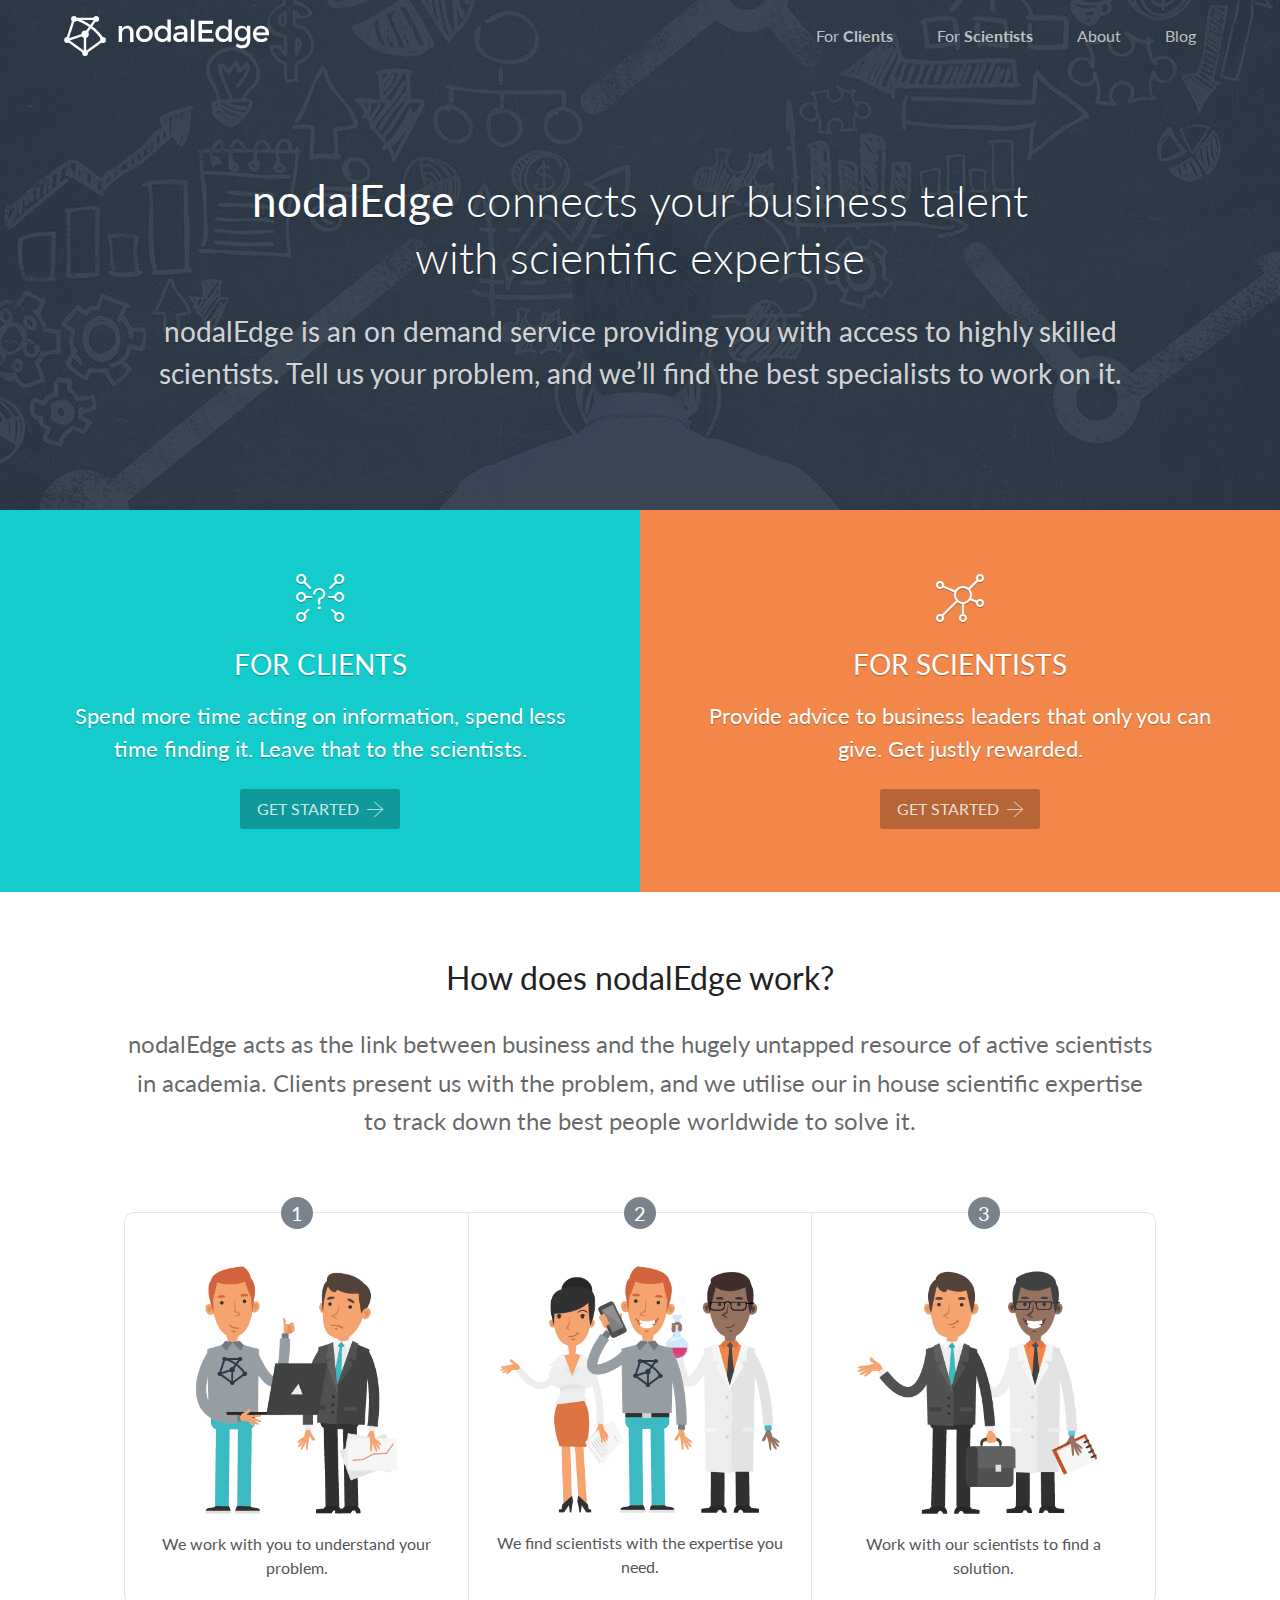
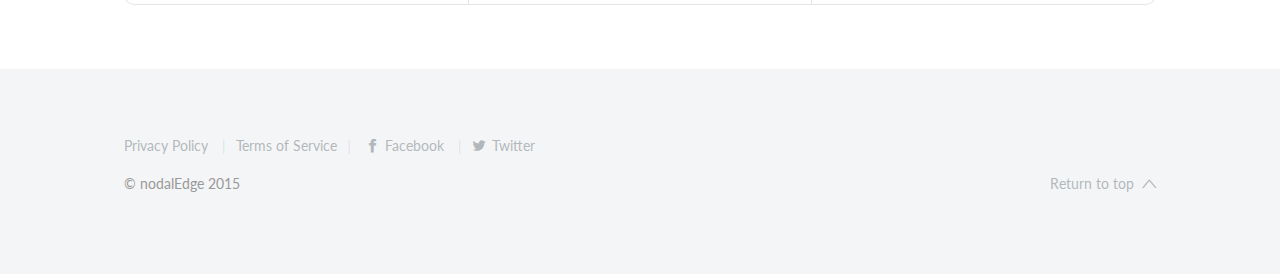
<file: index.html>
<!doctype html>
<html lang="en">
<head>

  <meta charset="UTF-8">
  <title>nodalEdge</title>

  <meta name="viewport" content="width=device-width, initial-scale=1.0">

<!-- Favicon related -->
<link href="favicon.ico" rel="icon" type="image/x-icon" />
<link rel="apple-touch-icon" sizes="57x57" href="/apple-touch-icon-57x57.png">
<link rel="apple-touch-icon" sizes="60x60" href="/apple-touch-icon-60x60.png">
<link rel="apple-touch-icon" sizes="72x72" href="/apple-touch-icon-72x72.png">
<link rel="apple-touch-icon" sizes="76x76" href="/apple-touch-icon-76x76.png">
<link rel="apple-touch-icon" sizes="114x114" href="/apple-touch-icon-114x114.png">
<link rel="apple-touch-icon" sizes="120x120" href="/apple-touch-icon-120x120.png">
<link rel="apple-touch-icon" sizes="144x144" href="/apple-touch-icon-144x144.png">
<link rel="apple-touch-icon" sizes="152x152" href="/apple-touch-icon-152x152.png">
<link rel="apple-touch-icon" sizes="180x180" href="/apple-touch-icon-180x180.png">
<link rel="icon" type="image/png" href="/favicon-32x32.png" sizes="32x32">
<link rel="icon" type="image/png" href="/android-chrome-192x192.png" sizes="192x192">
<link rel="icon" type="image/png" href="/favicon-96x96.png" sizes="96x96">
<link rel="icon" type="image/png" href="/favicon-16x16.png" sizes="16x16">
<link rel="manifest" href="/manifest.json">
<link rel="mask-icon" href="/safari-pinned-tab.svg" color="#2b3847">
<meta name="msapplication-TileColor" content="#da532c">
<meta name="msapplication-TileImage" content="/mstile-144x144.png">
<meta name="theme-color" content="#ffffff">

<link rel="stylesheet" href="assets/stylesheets/css/style.css" media="screen">
<link rel="stylesheet" href="assets/stylesheets/css/print.css" media="print">

<!--[if lt IE 9]>
	<link rel="stylesheet" href="assets/stylesheets/css/style-ie.css" media="screen" />
	<script src="http://html5shiv.googlecode.com/svn/trunk/html5.js"></script>
	<script src="assets/scripts/rem.js"></script>
<![endif]-->

<!-- Lato font included via Google Fonts -->
<link href='https://fonts.googleapis.com/css?family=Lato:400,300,400italic,700,700italic' rel='stylesheet' type='text/css'>

<!-- jQuery -->
<script src="//ajax.googleapis.com/ajax/libs/jquery/2.1.0/jquery.min.js"></script>

<!-- Feature detection via modernizr -->
<script src="assets/scripts/modernizr.js"></script>

<!-- Accessible responsive nav switcher -->
<script src="assets/scripts/responsive-nav.js"></script>

<!-- matchHeight -->
<script src="assets/scripts/jquery.matchHeight.js"></script>

<!-- Slick slider -->
<script src="assets/scripts/slick.js"></script>

<!-- Project related JavaScript -->
<script src="assets/scripts/project.js"></script>
</head>
<body class="">


<!-- Skip links -->
<div class="skip-links">
  <a href="#page-nav">Jump to <strong>navigation</strong></a>
  <a href="#page-main">Jump to <strong>main content</strong></a>
</div>
<!-- /Skip links -->

<!-- Page header -->
<header id="page-header" class="section-header" role="banner">
  <div class="container">

    <!-- Site branding -->
    <div class="site-branding">
      <h1 class="site-logo"><a href="index.html">nodalEdge</a></h1>
      <p class="site-tagline">Project title</p>
    </div>
    <!-- /Site branding -->

    <!-- Nav header toggle -->
    <a href="#page-nav" class="nav-toggle nav-header-toggle">
      <span class="label">Menu</span>
    </a>
    <!-- /Nav toggle -->

    <!-- Nav header -->
    <nav class="nav-collapse nav-header" id="page-nav" role="navigation">

      <ul>
        <li class=" item-clients"><a href="clients.html">For <strong>Clients</strong></a></li>
        <li class=" item-scientists"><a href="scientists.html">For <strong>Scientists</strong></a></li>
        <li class=""><a href="about.html">About</a></li>
        <li class=""><a href="blog.html">Blog</a></li>
      </ul>

    </nav>
    <!-- /Nav header -->

  </div>
</header>
<!-- /Page header -->
<!-- Main -->
<section class="section-main" id="page-main">
  <div class="container">

    <!-- Block: Hero -->
    <div class="block block-hero is-color-dark is-invert">
      <div class="container">

        <h1 class="block-title"><strong>nodalEdge</strong> connects your business talent <br>with scientific expertise</h1>

        <div class="block-summary">
          <p>nodalEdge is an on demand service providing you with access to highly skilled scientists. Tell us your problem, and we’ll find the best specialists to work on it.</p>
        </div>

      </div>
    </div>
    <!-- /Block: Hero -->

    <!-- Block: Signup -->
    <div class="block block-signup">
      <div class="container">

        <div class="signup-action is-color-clients">

          <i class="icon stream-network-unknown2" aria-hidden="true"></i>

          <h3 class="signup-title">For Clients</h3>

          <p class="signup-description">Spend more time acting on information, spend less time finding it. Leave that to the scientists.</p>

          <a href="clients.html" class="button">
            <span class="label">Get Started</span>
            <i class="stream-arrow-right-7" aria-hidden="true"></i>
          </a>

        </div>

        <div class="signup-action is-color-scientists">

          <i class="icon stream-network2" aria-hidden="true"></i>

          <h3 class="signup-title">For Scientists</h3>

          <p class="signup-description">Provide advice to business leaders that only you can give. Get justly rewarded.</p>

          <a href="scientists.html" class="button">
            <span class="label">Get Started</span>
            <i class="stream-arrow-right-7" aria-hidden="true"></i>
          </a>

        </div>

      </div>
    </div>
    <!-- /Block: Signup -->

    <!-- Block: Regular -->
    <div class="block block-regular">
      <div class="container">

          <h2 class="block-title">How does nodalEdge work?</h2>

          <div class="block-summary">
            <p>nodalEdge acts as the link between business and the hugely untapped resource of active scientists in academia. Clients present us with the problem, and we utilise our in house scientific expertise to track down the best people worldwide to solve it.</p>
          </div>

          <div class="block-content">

            <!-- How illustration -->
            <div class="how-illustration">

              <div class="step step-1">

                <span class="step-number">1</span>
                <img src="assets/images/how_step-1.png" alt="Step 1">
                <h3 class="step-description">We work with you to understand your problem.</h3>

              </div>

              <div class="step step-2">

                <span class="step-number">2</span>
                <img src="assets/images/how_step-2.png" alt="Step 2">
                <h3 class="step-description">We find scientists with the expertise you need.</h3>

              </div>

              <div class="step step-3">

                <span class="step-number">3</span>
                <img src="assets/images/how_step-3.png" alt="Step 3">
                <h3 class="step-description">Work with our scientists to find a solution.</h3>

              </div>

            </div>
            <!-- /How illustration -->

          </div>

      </div>
    </div>
    <!-- /Block: Regular -->

    <!-- Block: Regular -->


      </div>
    </div> 
    <!-- /Block: Regular -->

  </div>
</section>

<!-- /Main -->

<!-- Page footer -->
<footer id="page-footer" class="section-footer" role="contentinfo">
  <div class="container">

    <!-- Footer navigation -->
    <nav role="navigation">

      <div class="nav-footer">

        <ul class="is-regular">
          <li><a href="privacy-policy.html">Privacy Policy</a></li>
          <li><a href="terms-of-service.html">Terms of Service</a></li>
        </ul>

        <ul class="is-social">
          <li><a href="https://twitter.com/nodaledge"><i class="stream-logo-facebook" aria-hidden="true"></i> Facebook</a></li>
          <li><a href="https://www.facebook.com/nodalEdge/"><i class="stream-logo-twitter-bird" aria-hidden="true"></i> Twitter</a></li>
        </ul>

      </div>

    </nav>
    <!-- /Footer navigation -->

    <!-- Footer group -->
    <div class="footer-group">

      <div class="footer-top">
        <a href="#">Return to top <i class="stream-arrow-up-12" aria-hidden="true"></i></a>
      </div>

      <div class="footer-info">
        <p>&copy; nodalEdge 2015</p>
      </div>

    </div>
    <!-- /Footer group -->

  </div>
</footer>
<!-- /Page footer -->
<script>
	var nav = responsiveNav(".nav-header", {
		customToggle: ".nav-header-toggle",
		// openPos: "absolute"
	});
</script>
</body>
</html>
</file>
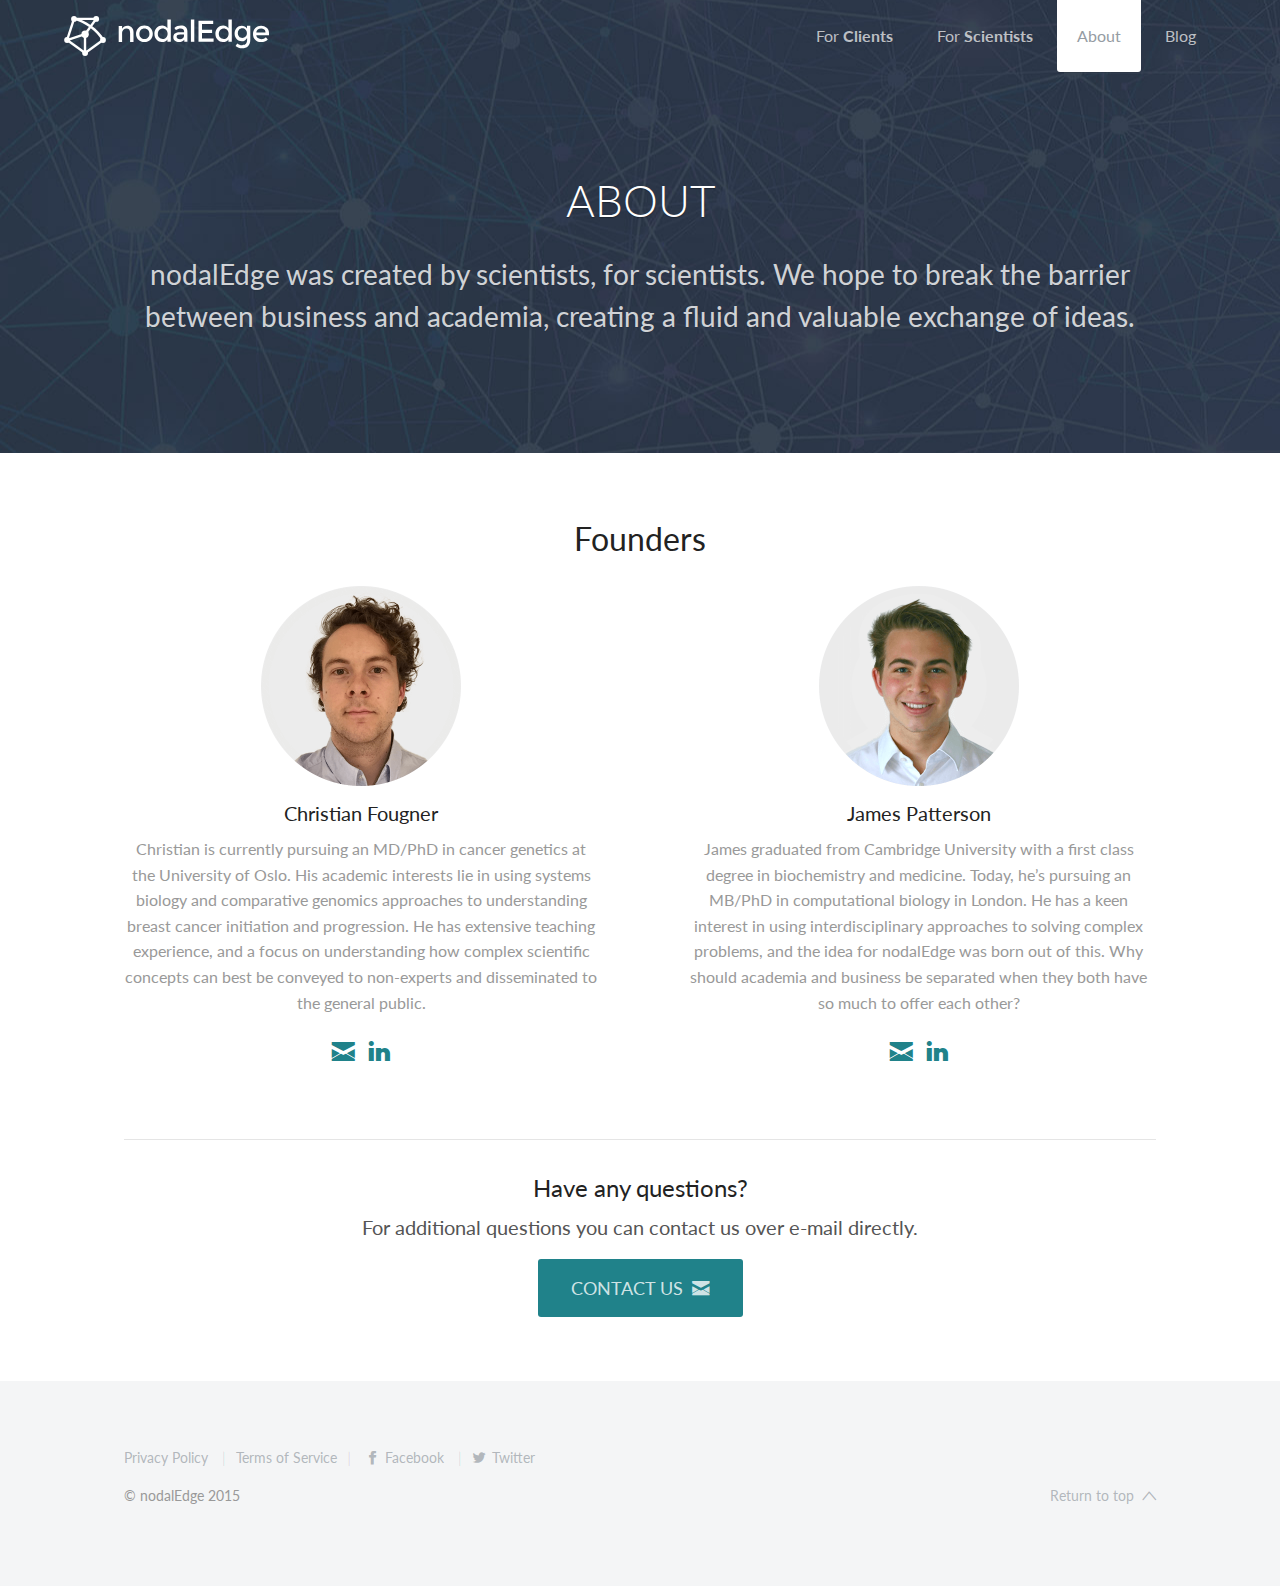
<file: about.html>
<!doctype html>
<html lang="en">
<head>

  <meta charset="UTF-8">
  <meta http-equiv="X-UA-Compatible" content="IE=Edge">

  <title>About — nodalEdge</title>

  <meta name="viewport" content="width=device-width, initial-scale=1.0">

<!-- Favicon related -->
<link href="favicon.ico" rel="icon" type="image/x-icon" />
<link rel="apple-touch-icon" sizes="57x57" href="/apple-touch-icon-57x57.png">
<link rel="apple-touch-icon" sizes="60x60" href="/apple-touch-icon-60x60.png">
<link rel="apple-touch-icon" sizes="72x72" href="/apple-touch-icon-72x72.png">
<link rel="apple-touch-icon" sizes="76x76" href="/apple-touch-icon-76x76.png">
<link rel="apple-touch-icon" sizes="114x114" href="/apple-touch-icon-114x114.png">
<link rel="apple-touch-icon" sizes="120x120" href="/apple-touch-icon-120x120.png">
<link rel="apple-touch-icon" sizes="144x144" href="/apple-touch-icon-144x144.png">
<link rel="apple-touch-icon" sizes="152x152" href="/apple-touch-icon-152x152.png">
<link rel="apple-touch-icon" sizes="180x180" href="/apple-touch-icon-180x180.png">
<link rel="icon" type="image/png" href="/favicon-32x32.png" sizes="32x32">
<link rel="icon" type="image/png" href="/android-chrome-192x192.png" sizes="192x192">
<link rel="icon" type="image/png" href="/favicon-96x96.png" sizes="96x96">
<link rel="icon" type="image/png" href="/favicon-16x16.png" sizes="16x16">
<link rel="manifest" href="/manifest.json">
<link rel="mask-icon" href="/safari-pinned-tab.svg" color="#2b3847">
<meta name="msapplication-TileColor" content="#da532c">
<meta name="msapplication-TileImage" content="/mstile-144x144.png">
<meta name="theme-color" content="#ffffff">

<link rel="stylesheet" href="assets/stylesheets/css/style.css" media="screen">
<link rel="stylesheet" href="assets/stylesheets/css/print.css" media="print">

<!--[if lt IE 9]>
	<link rel="stylesheet" href="assets/stylesheets/css/style-ie.css" media="screen" />
	<script src="http://html5shiv.googlecode.com/svn/trunk/html5.js"></script>
	<script src="assets/scripts/rem.js"></script>
<![endif]-->

<!-- Lato font included via Google Fonts -->
<link href='https://fonts.googleapis.com/css?family=Lato:400,300,400italic,700,700italic' rel='stylesheet' type='text/css'>

<!-- jQuery -->
<script src="//ajax.googleapis.com/ajax/libs/jquery/2.1.0/jquery.min.js"></script>

<!-- Feature detection via modernizr -->
<script src="assets/scripts/modernizr.js"></script>

<!-- Accessible responsive nav switcher -->
<script src="assets/scripts/responsive-nav.js"></script>

<!-- matchHeight -->
<script src="assets/scripts/jquery.matchHeight.js"></script>

<!-- Slick slider -->
<script src="assets/scripts/slick.js"></script>

<!-- Project related JavaScript -->
<script src="assets/scripts/project.js"></script>
</head>
<body class="">


<!-- Skip links -->
<div class="skip-links">
  <a href="#page-nav">Jump to <strong>navigation</strong></a>
  <a href="#page-main">Jump to <strong>main content</strong></a>
</div>
<!-- /Skip links -->

<!-- Page header -->
<header id="page-header" class="section-header" role="banner">
  <div class="container">

    <!-- Site branding -->
    <div class="site-branding">
      <h1 class="site-logo"><a href="index.html">nodalEdge</a></h1>
      <p class="site-tagline">Project title</p>
    </div>
    <!-- /Site branding -->

    <!-- Nav header toggle -->
    <a href="#page-nav" class="nav-toggle nav-header-toggle">
      <span class="label">Menu</span>
    </a>
    <!-- /Nav toggle -->

    <!-- Nav header -->
    <nav class="nav-collapse nav-header" id="page-nav" role="navigation">

      <ul>
        <li class=" item-clients"><a href="clients.html">For <strong>Clients</strong></a></li>
        <li class=" item-scientists"><a href="scientists.html">For <strong>Scientists</strong></a></li>
        <li class="is-active"><a href="about.html">About</a></li>
        <li class=""><a href="blog.html">Blog</a></li>
      </ul>

    </nav>
    <!-- /Nav header -->

  </div>
</header>
<!-- /Page header -->
<!-- Main -->
<section class="section-main" id="page-main">
  <div class="container">

    <!-- Block: Hero -->
    <div class="block block-hero is-color-about">
      <div class="container">

        <h1 class="block-title text-uppercase">About</h1>

        <div class="block-summary">
          <p>nodalEdge was created by scientists, for scientists. We hope to break the barrier between business and academia, creating a fluid and valuable exchange of ideas.</p>
        </div>

      </div>
    </div>
    <!-- /Block: Hero -->

    <!-- Block: Regular -->
    <div class="block block-regular">
      <div class="container">

          <h2 class="block-title">Founders</h2>

          <!-- <div class="block-summary">
            <p>Lorem ipsum dolor sit amet, consectetur adipisicing elit. Corporis corrupti, ad sunt facilis aliquid repellat voluptatum exercitationem adipisci nam officia.</p>
          </div> -->

          <div class="block-content">

            <!-- People -->
            <div class="people-group">

              <div class="person-listing">

                <img class="person-avatar" src="assets/images/people/christian-fougner.png" alt="Christian Fougner">
                <h3 class="person-name">Christian Fougner</h3>
                <div class="person-bio">
                  <p>Christian is currently pursuing an MD/PhD in cancer genetics at the University of Oslo. His academic interests lie in using systems biology and comparative genomics approaches to understanding breast cancer initiation and progression. He has extensive teaching experience, and a focus on understanding how complex scientific concepts can best be conveyed to non-experts and disseminated to the general public.
</p>
                </div>
                <ul class="person-links">
                  <li>
                    <a href="mailto:christian@nodaledge.com">
                      <span class="label">E-mail</span>
                      <i class="stream-logo-email" aria-hidden="true"></i>
                    </a>
                  </li>
                  <li>
                    <a href="https://no.linkedin.com/in/clfougner">
                      <span class="label">LinkedIn</span>
                      <i class="stream-logo-linkedin" aria-hidden="true"></i>
                    </a>
                  </li>
                </ul>

              </div>

              <div class="person-listing">

                <img class="person-avatar" src="assets/images/people/james-patterson.png" alt="James Patterson">
                <h3 class="person-name">James Patterson</h3>
                <div class="person-bio">
                  <p>James graduated from Cambridge University with a first class degree in biochemistry and medicine. Today, he’s pursuing an MB/PhD in computational biology in London. He has a keen interest in using interdisciplinary approaches to solving complex problems, and the idea for nodalEdge was born out of this. Why should academia and business be separated when they both have so much to offer each other?</p>
                </div>
                <ul class="person-links">
                  <li>
                    <a href="mailto:james@nodaledge.com">
                      <span class="label">E-mail</span>
                      <i class="stream-logo-email" aria-hidden="true"></i>
                    </a>
                  </li>
                  <li>
                    <a href="https://uk.linkedin.com/in/james-patterson-a4999275">
                      <span class="label">LinkedIn</span>
                      <i class="stream-logo-linkedin" aria-hidden="true"></i>
                    </a>
                  </li>
                </ul>

              </div>

            </div>
            <!-- /People -->

            <hr>

            <h3>Have any questions?</h3>
            <p>For additional questions you can contact us over e-mail directly.</p>

            <a href="mailto:info@nodaledge.com" class="button button-primary button-large">
              <span class="label">Contact us</span>
              <i class="stream-logo-email" aria-hidden="true"></i>
            </a>

          </div>

      </div>
    </div>
    <!-- /Block: Regular -->

  </div>
</section>
<!-- /Main -->

<!-- Page footer -->
<footer id="page-footer" class="section-footer" role="contentinfo">
  <div class="container">

    <!-- Footer navigation -->
    <nav role="navigation">

      <div class="nav-footer">

        <ul class="is-regular">
          <li><a href="privacy-policy.html">Privacy Policy</a></li>
          <li><a href="terms-of-service.html">Terms of Service</a></li>
        </ul>

        <ul class="is-social">
          <li><a href="https://twitter.com/nodaledge"><i class="stream-logo-facebook" aria-hidden="true"></i> Facebook</a></li>
          <li><a href="https://www.facebook.com/nodalEdge/"><i class="stream-logo-twitter-bird" aria-hidden="true"></i> Twitter</a></li>
        </ul>

      </div>

    </nav>
    <!-- /Footer navigation -->

    <!-- Footer group -->
    <div class="footer-group">

      <div class="footer-top">
        <a href="#">Return to top <i class="stream-arrow-up-12" aria-hidden="true"></i></a>
      </div>

      <div class="footer-info">
        <p>&copy; nodalEdge 2015</p>
      </div>

    </div>
    <!-- /Footer group -->

  </div>
</footer>
<!-- /Page footer -->
<script>
	var nav = responsiveNav(".nav-header", {
		customToggle: ".nav-header-toggle",
		// openPos: "absolute"
	});
</script>
</body>
</html>
</file>
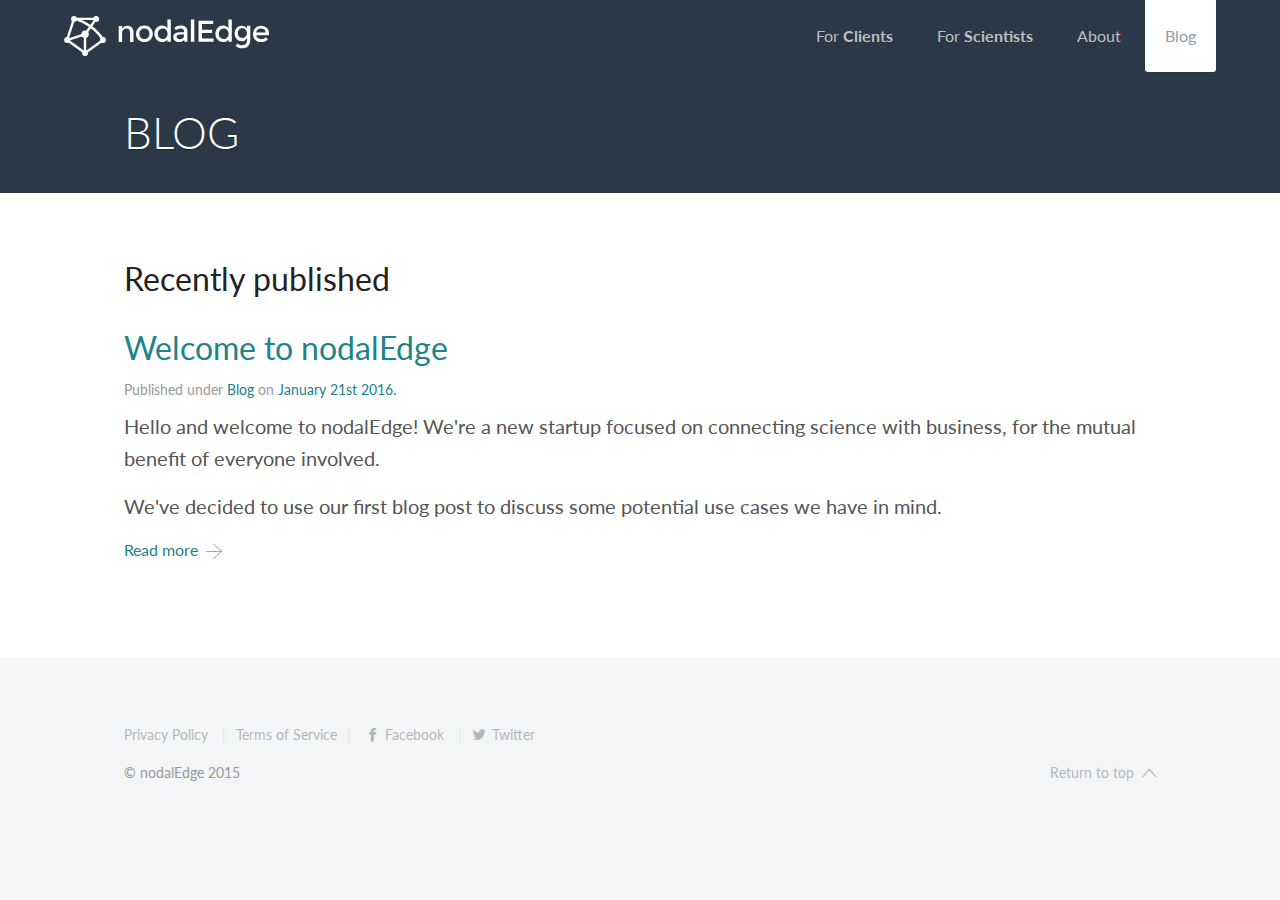
<file: blog.html>
<!doctype html>
<html lang="en">
<head>

  <meta charset="UTF-8">
  <meta http-equiv="X-UA-Compatible" content="IE=Edge">

  <title>Blog — nodalEdge</title>

  <meta name="viewport" content="width=device-width, initial-scale=1.0">

<!-- Favicon related -->
<link href="favicon.ico" rel="icon" type="image/x-icon" />
<link rel="apple-touch-icon" sizes="57x57" href="/apple-touch-icon-57x57.png">
<link rel="apple-touch-icon" sizes="60x60" href="/apple-touch-icon-60x60.png">
<link rel="apple-touch-icon" sizes="72x72" href="/apple-touch-icon-72x72.png">
<link rel="apple-touch-icon" sizes="76x76" href="/apple-touch-icon-76x76.png">
<link rel="apple-touch-icon" sizes="114x114" href="/apple-touch-icon-114x114.png">
<link rel="apple-touch-icon" sizes="120x120" href="/apple-touch-icon-120x120.png">
<link rel="apple-touch-icon" sizes="144x144" href="/apple-touch-icon-144x144.png">
<link rel="apple-touch-icon" sizes="152x152" href="/apple-touch-icon-152x152.png">
<link rel="apple-touch-icon" sizes="180x180" href="/apple-touch-icon-180x180.png">
<link rel="icon" type="image/png" href="/favicon-32x32.png" sizes="32x32">
<link rel="icon" type="image/png" href="/android-chrome-192x192.png" sizes="192x192">
<link rel="icon" type="image/png" href="/favicon-96x96.png" sizes="96x96">
<link rel="icon" type="image/png" href="/favicon-16x16.png" sizes="16x16">
<link rel="manifest" href="/manifest.json">
<link rel="mask-icon" href="/safari-pinned-tab.svg" color="#2b3847">
<meta name="msapplication-TileColor" content="#da532c">
<meta name="msapplication-TileImage" content="/mstile-144x144.png">
<meta name="theme-color" content="#ffffff">

<link rel="stylesheet" href="assets/stylesheets/css/style.css" media="screen">
<link rel="stylesheet" href="assets/stylesheets/css/print.css" media="print">

<!--[if lt IE 9]>
	<link rel="stylesheet" href="assets/stylesheets/css/style-ie.css" media="screen" />
	<script src="http://html5shiv.googlecode.com/svn/trunk/html5.js"></script>
	<script src="assets/scripts/rem.js"></script>
<![endif]-->

<!-- Lato font included via Google Fonts -->
<link href='https://fonts.googleapis.com/css?family=Lato:400,300,400italic,700,700italic' rel='stylesheet' type='text/css'>

<!-- jQuery -->
<script src="//ajax.googleapis.com/ajax/libs/jquery/2.1.0/jquery.min.js"></script>

<!-- Feature detection via modernizr -->
<script src="assets/scripts/modernizr.js"></script>

<!-- Accessible responsive nav switcher -->
<script src="assets/scripts/responsive-nav.js"></script>

<!-- matchHeight -->
<script src="assets/scripts/jquery.matchHeight.js"></script>

<!-- Slick slider -->
<script src="assets/scripts/slick.js"></script>

<!-- Project related JavaScript -->
<script src="assets/scripts/project.js"></script>
</head>
<body class="">


<!-- Skip links -->
<div class="skip-links">
  <a href="#page-nav">Jump to <strong>navigation</strong></a>
  <a href="#page-main">Jump to <strong>main content</strong></a>
</div>
<!-- /Skip links -->

<!-- Page header -->
<header id="page-header" class="section-header" role="banner">
  <div class="container">

    <!-- Site branding -->
    <div class="site-branding">
      <h1 class="site-logo"><a href="index.html">nodalEdge</a></h1>
      <p class="site-tagline">Project title</p>
    </div>
    <!-- /Site branding -->

    <!-- Nav header toggle -->
    <a href="#page-nav" class="nav-toggle nav-header-toggle">
      <span class="label">Menu</span>
    </a>
    <!-- /Nav toggle -->

    <!-- Nav header -->
    <nav class="nav-collapse nav-header" id="page-nav" role="navigation">

      <ul>
        <li class=" item-clients"><a href="clients.html">For <strong>Clients</strong></a></li>
        <li class=" item-scientists"><a href="scientists.html">For <strong>Scientists</strong></a></li>
        <li class=""><a href="about.html">About</a></li>
        <li class="is-active"><a href="blog.html">Blog</a></li>
      </ul>

    </nav>
    <!-- /Nav header -->

  </div>
</header>
<!-- /Page header -->
<!-- Main -->
<section class="section-main" id="page-main">
  <div class="container">

    <!-- Block: Hero -->
    <div class="block block-hero is-compact text-left">
      <div class="container">

        <h1 class="block-title text-uppercase">Blog</h1>

        <!-- <div class="block-summary">
          <p>Related articles for nodalEdge.</p>
        </div> -->

      </div>
    </div>
    <!-- /Block: Hero -->

    <!-- Block: Regular -->
    <div class="block block-regular text-left">
      <div class="container">

        <h2 class="block-title">Recently published</h2>

        <article class="post-listing">

  <h2 class="post-title"><a href="post.html">Welcome to nodalEdge</a></h2>
  <p class="post-meta">Published under <a href="post.html">Blog</a> on <a href="post.html">January 21st 2016.</a></p>
  <div class="post-summary">
    <p>Hello and welcome to nodalEdge! We're a new startup focused on connecting science with business, for the mutual benefit of everyone involved.</p>
    <p>We've decided to use our first blog post to discuss some potential use cases we have in mind.</p>
  </div>
  <a href="post.html" class="action-more">Read more <i class="stream-arrow-right-7" aria-hidden="true"></i></a>

</article>
       
      </div>
    </div>
    <!-- /Block: Regular -->

  </div>
</section>
<!-- /Main -->

<!-- Page footer -->
<footer id="page-footer" class="section-footer" role="contentinfo">
  <div class="container">

    <!-- Footer navigation -->
    <nav role="navigation">

      <div class="nav-footer">

        <ul class="is-regular">
          <li><a href="privacy-policy.html">Privacy Policy</a></li>
          <li><a href="terms-of-service.html">Terms of Service</a></li>
        </ul>

        <ul class="is-social">
          <li><a href="https://twitter.com/nodaledge"><i class="stream-logo-facebook" aria-hidden="true"></i> Facebook</a></li>
          <li><a href="https://www.facebook.com/nodalEdge/"><i class="stream-logo-twitter-bird" aria-hidden="true"></i> Twitter</a></li>
        </ul>

      </div>

    </nav>
    <!-- /Footer navigation -->

    <!-- Footer group -->
    <div class="footer-group">

      <div class="footer-top">
        <a href="#">Return to top <i class="stream-arrow-up-12" aria-hidden="true"></i></a>
      </div>

      <div class="footer-info">
        <p>&copy; nodalEdge 2015</p>
      </div>

    </div>
    <!-- /Footer group -->

  </div>
</footer>
<!-- /Page footer -->
<script>
	var nav = responsiveNav(".nav-header", {
		customToggle: ".nav-header-toggle",
		// openPos: "absolute"
	});
</script>
</body>
</html>
</file>
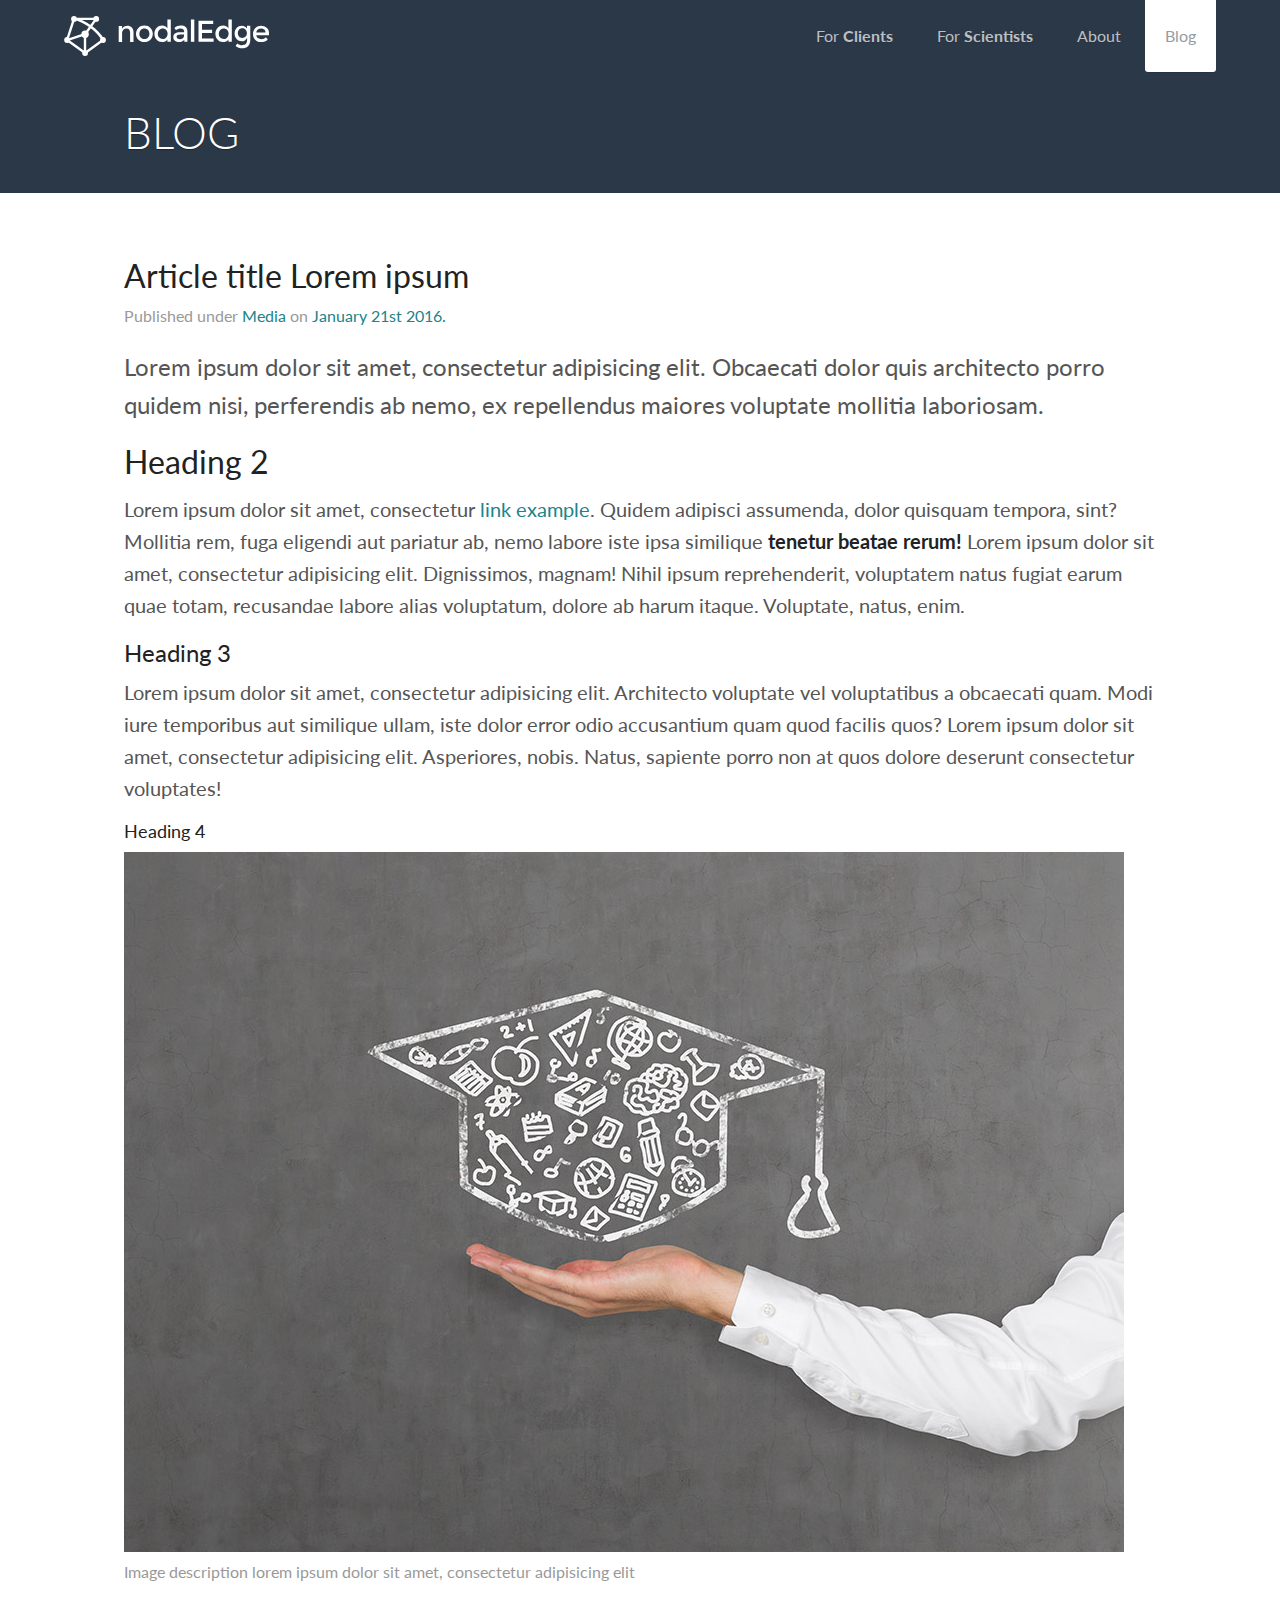
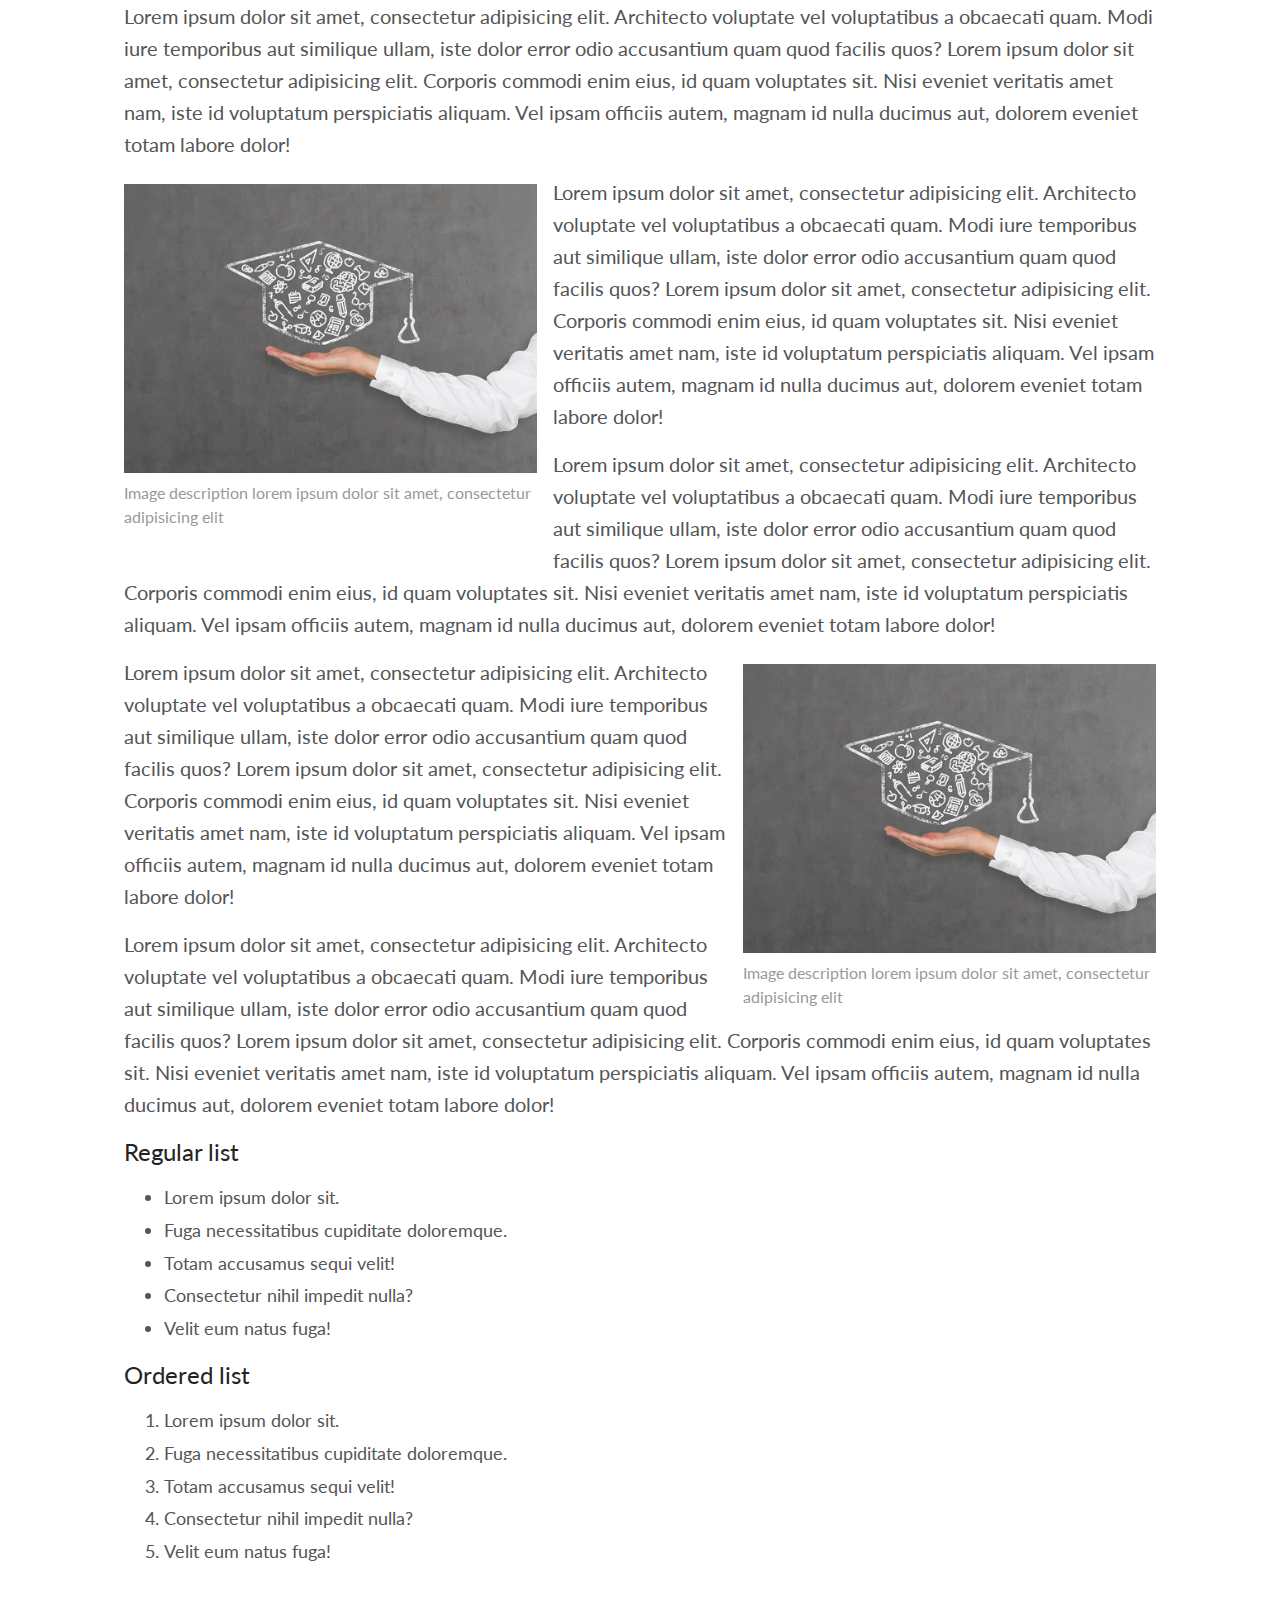
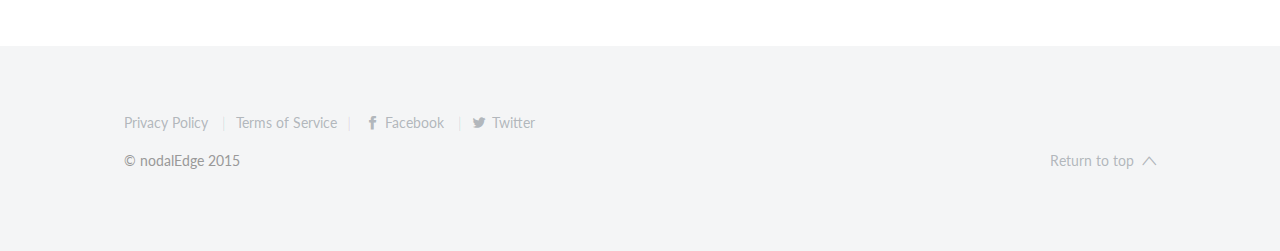
<file: blog_post_template.html>
<!doctype html>
<html lang="en">
<head>

  <meta charset="UTF-8">
  <meta http-equiv="X-UA-Compatible" content="IE=Edge">

  <title>Post title — nodalEdge</title>

  <meta name="viewport" content="width=device-width, initial-scale=1.0">

<!-- Favicon related -->
<link href="favicon.ico" rel="icon" type="image/x-icon" />
<link rel="apple-touch-icon" sizes="57x57" href="/apple-touch-icon-57x57.png">
<link rel="apple-touch-icon" sizes="60x60" href="/apple-touch-icon-60x60.png">
<link rel="apple-touch-icon" sizes="72x72" href="/apple-touch-icon-72x72.png">
<link rel="apple-touch-icon" sizes="76x76" href="/apple-touch-icon-76x76.png">
<link rel="apple-touch-icon" sizes="114x114" href="/apple-touch-icon-114x114.png">
<link rel="apple-touch-icon" sizes="120x120" href="/apple-touch-icon-120x120.png">
<link rel="apple-touch-icon" sizes="144x144" href="/apple-touch-icon-144x144.png">
<link rel="apple-touch-icon" sizes="152x152" href="/apple-touch-icon-152x152.png">
<link rel="apple-touch-icon" sizes="180x180" href="/apple-touch-icon-180x180.png">
<link rel="icon" type="image/png" href="/favicon-32x32.png" sizes="32x32">
<link rel="icon" type="image/png" href="/android-chrome-192x192.png" sizes="192x192">
<link rel="icon" type="image/png" href="/favicon-96x96.png" sizes="96x96">
<link rel="icon" type="image/png" href="/favicon-16x16.png" sizes="16x16">
<link rel="manifest" href="/manifest.json">
<link rel="mask-icon" href="/safari-pinned-tab.svg" color="#2b3847">
<meta name="msapplication-TileColor" content="#da532c">
<meta name="msapplication-TileImage" content="/mstile-144x144.png">
<meta name="theme-color" content="#ffffff">

<link rel="stylesheet" href="assets/stylesheets/css/style.css" media="screen">
<link rel="stylesheet" href="assets/stylesheets/css/print.css" media="print">

<!--[if lt IE 9]>
	<link rel="stylesheet" href="assets/stylesheets/css/style-ie.css" media="screen" />
	<script src="http://html5shiv.googlecode.com/svn/trunk/html5.js"></script>
	<script src="assets/scripts/rem.js"></script>
<![endif]-->

<!-- Lato font included via Google Fonts -->
<link href='https://fonts.googleapis.com/css?family=Lato:400,300,400italic,700,700italic' rel='stylesheet' type='text/css'>

<!-- jQuery -->
<script src="//ajax.googleapis.com/ajax/libs/jquery/2.1.0/jquery.min.js"></script>

<!-- Feature detection via modernizr -->
<script src="assets/scripts/modernizr.js"></script>

<!-- Accessible responsive nav switcher -->
<script src="assets/scripts/responsive-nav.js"></script>

<!-- matchHeight -->
<script src="assets/scripts/jquery.matchHeight.js"></script>

<!-- Slick slider -->
<script src="assets/scripts/slick.js"></script>

<!-- Project related JavaScript -->
<script src="assets/scripts/project.js"></script>
</head>
<body class="">


<!-- Skip links -->
<div class="skip-links">
  <a href="#page-nav">Jump to <strong>navigation</strong></a>
  <a href="#page-main">Jump to <strong>main content</strong></a>
</div>
<!-- /Skip links -->

<!-- Page header -->
<header id="page-header" class="section-header" role="banner">
  <div class="container">

    <!-- Site branding -->
    <div class="site-branding">
      <h1 class="site-logo"><a href="index.html">nodalEdge</a></h1>
      <p class="site-tagline">Project title</p>
    </div>
    <!-- /Site branding -->

    <!-- Nav header toggle -->
    <a href="#page-nav" class="nav-toggle nav-header-toggle">
      <span class="label">Menu</span>
    </a>
    <!-- /Nav toggle -->

    <!-- Nav header -->
    <nav class="nav-collapse nav-header" id="page-nav" role="navigation">

      <ul>
        <li class=" item-clients"><a href="clients.html">For <strong>Clients</strong></a></li>
        <li class=" item-scientists"><a href="scientists.html">For <strong>Scientists</strong></a></li>
        <li class=""><a href="about.html">About</a></li>
        <li class="is-active"><a href="blog.html">Blog</a></li>
      </ul>

    </nav>
    <!-- /Nav header -->

  </div>
</header>
<!-- /Page header -->
<!-- Main -->
<section class="section-main" id="page-main">
  <div class="container">

    <!-- Block: Hero -->
    <div class="block block-hero is-compact text-left">
      <div class="container">

        <h1 class="block-title text-uppercase">Blog</h1>

        <!-- <div class="block-summary">
          <p>Related articles for nodalEdge.</p>
        </div> -->

      </div>
    </div>
    <!-- /Block: Hero -->

    <!-- Block: Regular -->
    <div class="block block-regular text-left">
      <div class="container">

        <!-- Post: Full -->
        <article class="post-full">

          <h1 class="post-title">Article title Lorem ipsum</h1>

          <p class="post-meta">Published under <a href="post.html">Media</a> on <a href="post.html">January 21st 2016.</a></p>

          <div class="post-summary">
            <p>Lorem ipsum dolor sit amet, consectetur adipisicing elit. Obcaecati dolor quis architecto porro quidem nisi, perferendis ab nemo, ex repellendus maiores voluptate mollitia laboriosam.</p>
          </div>

          <div class="post-content">

            <h2>Heading 2</h2>

            <p>Lorem ipsum dolor sit amet, consectetur <a href="#">link example</a>. Quidem adipisci assumenda, dolor quisquam tempora, sint? Mollitia rem, fuga eligendi aut pariatur ab, nemo labore iste ipsa similique <strong>tenetur beatae rerum!</strong> Lorem ipsum dolor sit amet, consectetur adipisicing elit. Dignissimos, magnam! Nihil ipsum reprehenderit, voluptatem natus fugiat earum quae totam, recusandae labore alias voluptatum, dolore ab harum itaque. Voluptate, natus, enim.</p>

            <h3>Heading 3</h3>

            <p>Lorem ipsum dolor sit amet, consectetur adipisicing elit. Architecto voluptate vel voluptatibus a obcaecati quam. Modi iure temporibus aut similique ullam, iste dolor error odio accusantium quam quod facilis quos? Lorem ipsum dolor sit amet, consectetur adipisicing elit. Asperiores, nobis. Natus, sapiente porro non at quos dolore deserunt consectetur voluptates!</p>

            <h4>Heading 4</h4>

            <figure class="image-container">
              <a href="#"><img src="assets/data/image-example-01.jpg" alt="Image title"></a>
              <figcaption><p>Image description lorem ipsum dolor sit amet, consectetur adipisicing elit</p></figcaption>
            </figure>

            <p>Lorem ipsum dolor sit amet, consectetur adipisicing elit. Architecto voluptate vel voluptatibus a obcaecati quam. Modi iure temporibus aut similique ullam, iste dolor error odio accusantium quam quod facilis quos? Lorem ipsum dolor sit amet, consectetur adipisicing elit. Corporis commodi enim eius, id quam voluptates sit. Nisi eveniet veritatis amet nam, iste id voluptatum perspiciatis aliquam. Vel ipsam officiis autem, magnam id nulla ducimus aut, dolorem eveniet totam labore dolor!</p>

            <figure class="image-container image-left">
              <a href="#"><img src="assets/data/image-example-01.jpg" alt="Image title"></a>
              <figcaption><p>Image description lorem ipsum dolor sit amet, consectetur adipisicing elit</p></figcaption>
            </figure>

            <p>Lorem ipsum dolor sit amet, consectetur adipisicing elit. Architecto voluptate vel voluptatibus a obcaecati quam. Modi iure temporibus aut similique ullam, iste dolor error odio accusantium quam quod facilis quos? Lorem ipsum dolor sit amet, consectetur adipisicing elit. Corporis commodi enim eius, id quam voluptates sit. Nisi eveniet veritatis amet nam, iste id voluptatum perspiciatis aliquam. Vel ipsam officiis autem, magnam id nulla ducimus aut, dolorem eveniet totam labore dolor!</p>

            <p>Lorem ipsum dolor sit amet, consectetur adipisicing elit. Architecto voluptate vel voluptatibus a obcaecati quam. Modi iure temporibus aut similique ullam, iste dolor error odio accusantium quam quod facilis quos? Lorem ipsum dolor sit amet, consectetur adipisicing elit. Corporis commodi enim eius, id quam voluptates sit. Nisi eveniet veritatis amet nam, iste id voluptatum perspiciatis aliquam. Vel ipsam officiis autem, magnam id nulla ducimus aut, dolorem eveniet totam labore dolor!</p>

            <figure class="image-container image-right">
              <a href="#"><img src="assets/data/image-example-01.jpg" alt="Image title"></a>
              <figcaption><p>Image description lorem ipsum dolor sit amet, consectetur adipisicing elit</p></figcaption>
            </figure>

            <p>Lorem ipsum dolor sit amet, consectetur adipisicing elit. Architecto voluptate vel voluptatibus a obcaecati quam. Modi iure temporibus aut similique ullam, iste dolor error odio accusantium quam quod facilis quos? Lorem ipsum dolor sit amet, consectetur adipisicing elit. Corporis commodi enim eius, id quam voluptates sit. Nisi eveniet veritatis amet nam, iste id voluptatum perspiciatis aliquam. Vel ipsam officiis autem, magnam id nulla ducimus aut, dolorem eveniet totam labore dolor!</p>

            <p>Lorem ipsum dolor sit amet, consectetur adipisicing elit. Architecto voluptate vel voluptatibus a obcaecati quam. Modi iure temporibus aut similique ullam, iste dolor error odio accusantium quam quod facilis quos? Lorem ipsum dolor sit amet, consectetur adipisicing elit. Corporis commodi enim eius, id quam voluptates sit. Nisi eveniet veritatis amet nam, iste id voluptatum perspiciatis aliquam. Vel ipsam officiis autem, magnam id nulla ducimus aut, dolorem eveniet totam labore dolor!</p>

            <h3>Regular list</h3>

            <ul>
              <li>Lorem ipsum dolor sit.</li>
              <li>Fuga necessitatibus cupiditate doloremque.</li>
              <li>Totam accusamus sequi velit!</li>
              <li>Consectetur nihil impedit nulla?</li>
              <li>Velit eum natus fuga!</li>
            </ul>

            <h3>Ordered list</h3>

            <ol>
              <li>Lorem ipsum dolor sit.</li>
              <li>Fuga necessitatibus cupiditate doloremque.</li>
              <li>Totam accusamus sequi velit!</li>
              <li>Consectetur nihil impedit nulla?</li>
              <li>Velit eum natus fuga!</li>
            </ol>

          </div>

        </article>
        <!-- /Post: Full -->

      </div>
    </div>
    <!-- /Block: Regular -->

  </div>
</section>
<!-- /Main -->

<!-- Page footer -->
<footer id="page-footer" class="section-footer" role="contentinfo">
  <div class="container">

    <!-- Footer navigation -->
    <nav role="navigation">

      <div class="nav-footer">

        <ul class="is-regular">
          <li><a href="privacy-policy.html">Privacy Policy</a></li>
          <li><a href="terms-of-service.html">Terms of Service</a></li>
        </ul>

        <ul class="is-social">
          <li><a href="https://twitter.com/nodaledge"><i class="stream-logo-facebook" aria-hidden="true"></i> Facebook</a></li>
          <li><a href="https://www.facebook.com/nodalEdge/"><i class="stream-logo-twitter-bird" aria-hidden="true"></i> Twitter</a></li>
        </ul>

      </div>

    </nav>
    <!-- /Footer navigation -->

    <!-- Footer group -->
    <div class="footer-group">

      <div class="footer-top">
        <a href="#">Return to top <i class="stream-arrow-up-12" aria-hidden="true"></i></a>
      </div>

      <div class="footer-info">
        <p>&copy; nodalEdge 2015</p>
      </div>

    </div>
    <!-- /Footer group -->

  </div>
</footer>
<!-- /Page footer -->
<script>
	var nav = responsiveNav(".nav-header", {
		customToggle: ".nav-header-toggle",
		// openPos: "absolute"
	});
</script>
</body>
</html>
</file>
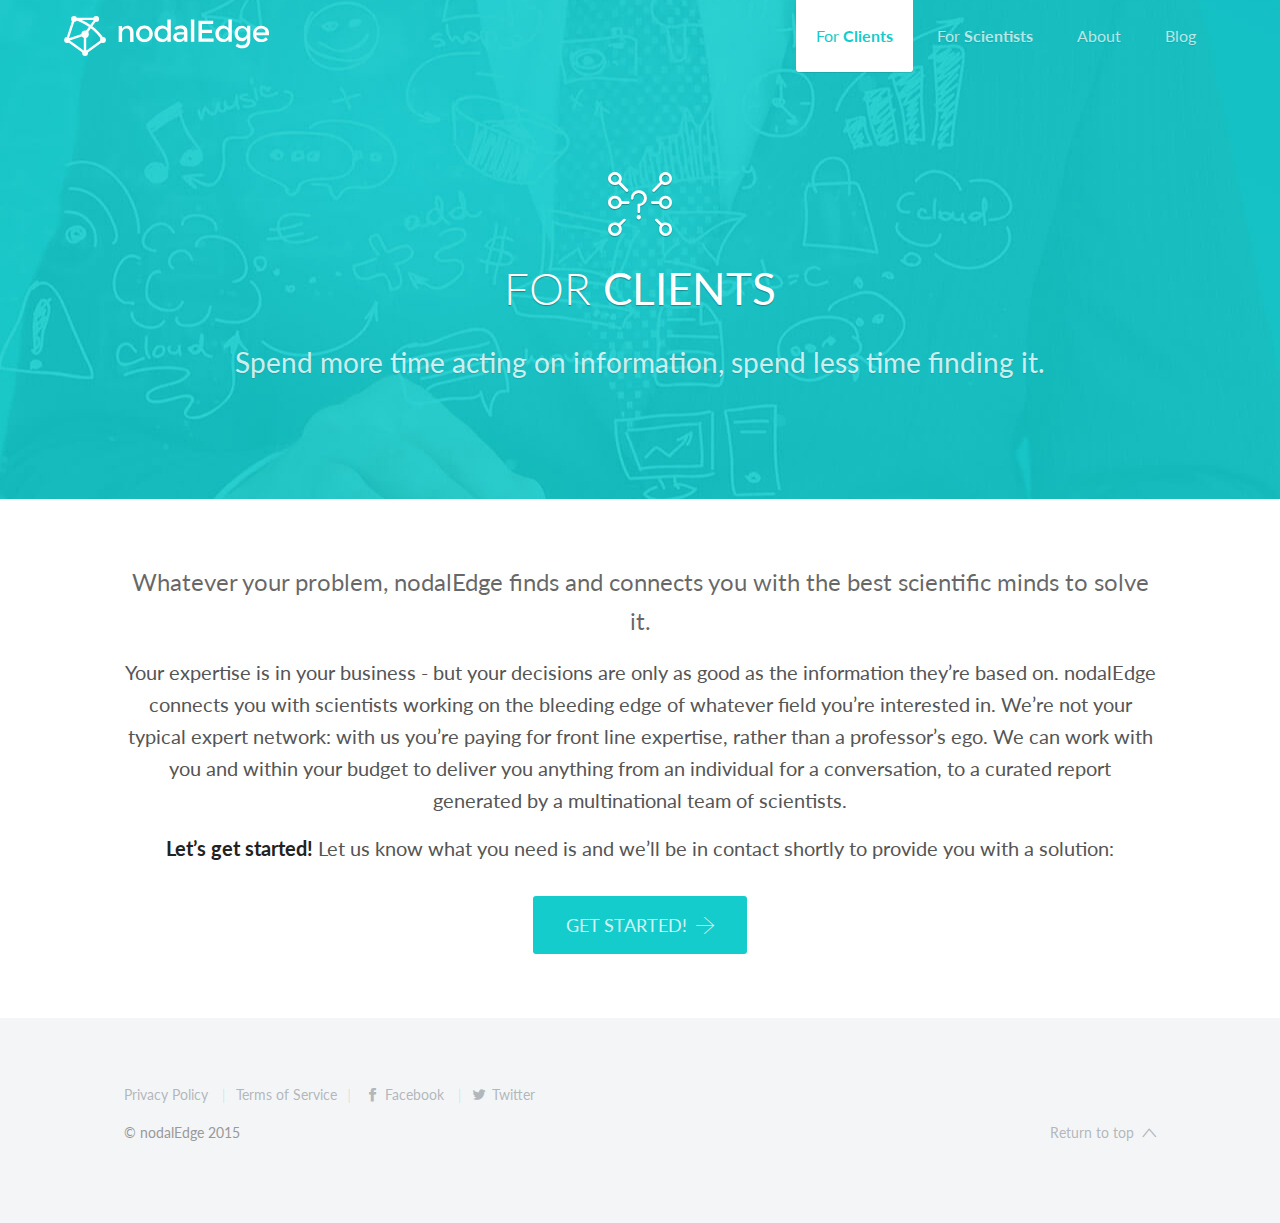
<file: clients.html>
<!doctype html>
<html lang="en">
<head>

  <meta charset="UTF-8">
  <title>For Clients — nodalEdge</title>

  <meta name="viewport" content="width=device-width, initial-scale=1.0">

<!-- Favicon related -->
<link href="favicon.ico" rel="icon" type="image/x-icon" />
<link rel="apple-touch-icon" sizes="57x57" href="/apple-touch-icon-57x57.png">
<link rel="apple-touch-icon" sizes="60x60" href="/apple-touch-icon-60x60.png">
<link rel="apple-touch-icon" sizes="72x72" href="/apple-touch-icon-72x72.png">
<link rel="apple-touch-icon" sizes="76x76" href="/apple-touch-icon-76x76.png">
<link rel="apple-touch-icon" sizes="114x114" href="/apple-touch-icon-114x114.png">
<link rel="apple-touch-icon" sizes="120x120" href="/apple-touch-icon-120x120.png">
<link rel="apple-touch-icon" sizes="144x144" href="/apple-touch-icon-144x144.png">
<link rel="apple-touch-icon" sizes="152x152" href="/apple-touch-icon-152x152.png">
<link rel="apple-touch-icon" sizes="180x180" href="/apple-touch-icon-180x180.png">
<link rel="icon" type="image/png" href="/favicon-32x32.png" sizes="32x32">
<link rel="icon" type="image/png" href="/android-chrome-192x192.png" sizes="192x192">
<link rel="icon" type="image/png" href="/favicon-96x96.png" sizes="96x96">
<link rel="icon" type="image/png" href="/favicon-16x16.png" sizes="16x16">
<link rel="manifest" href="/manifest.json">
<link rel="mask-icon" href="/safari-pinned-tab.svg" color="#2b3847">
<meta name="msapplication-TileColor" content="#da532c">
<meta name="msapplication-TileImage" content="/mstile-144x144.png">
<meta name="theme-color" content="#ffffff">

<link rel="stylesheet" href="assets/stylesheets/css/style.css" media="screen">
<link rel="stylesheet" href="assets/stylesheets/css/print.css" media="print">

<!--[if lt IE 9]>
	<link rel="stylesheet" href="assets/stylesheets/css/style-ie.css" media="screen" />
	<script src="http://html5shiv.googlecode.com/svn/trunk/html5.js"></script>
	<script src="assets/scripts/rem.js"></script>
<![endif]-->

<!-- Lato font included via Google Fonts -->
<link href='https://fonts.googleapis.com/css?family=Lato:400,300,400italic,700,700italic' rel='stylesheet' type='text/css'>

<!-- jQuery -->
<script src="//ajax.googleapis.com/ajax/libs/jquery/2.1.0/jquery.min.js"></script>

<!-- Feature detection via modernizr -->
<script src="assets/scripts/modernizr.js"></script>

<!-- Accessible responsive nav switcher -->
<script src="assets/scripts/responsive-nav.js"></script>

<!-- matchHeight -->
<script src="assets/scripts/jquery.matchHeight.js"></script>

<!-- Slick slider -->
<script src="assets/scripts/slick.js"></script>

<!-- Project related JavaScript -->
<script src="assets/scripts/project.js"></script>
</head>
<body class="">


<!-- Skip links -->
<div class="skip-links">
  <a href="#page-nav">Jump to <strong>navigation</strong></a>
  <a href="#page-main">Jump to <strong>main content</strong></a>
</div>
<!-- /Skip links -->

<!-- Page header -->
<header id="page-header" class="section-header" role="banner">
  <div class="container">

    <!-- Site branding -->
    <div class="site-branding">
      <h1 class="site-logo"><a href="index.html">nodalEdge</a></h1>
      <p class="site-tagline">Project title</p>
    </div>
    <!-- /Site branding -->

    <!-- Nav header toggle -->
    <a href="#page-nav" class="nav-toggle nav-header-toggle">
      <span class="label">Menu</span>
    </a>
    <!-- /Nav toggle -->

    <!-- Nav header -->
    <nav class="nav-collapse nav-header" id="page-nav" role="navigation">

      <ul>
        <li class="is-active item-clients"><a href="clients.html">For <strong>Clients</strong></a></li>
        <li class=" item-scientists"><a href="scientists.html">For <strong>Scientists</strong></a></li>
        <li class=""><a href="about.html">About</a></li>
        <li class=""><a href="blog.html">Blog</a></li>
      </ul>

    </nav>
    <!-- /Nav header -->

  </div>
</header>
<!-- /Page header -->
<!-- Main -->
<section class="section-main" id="page-main">
  <div class="container">

    <!-- Block: Hero -->
    <div class="block block-hero is-color-clients is-invert">
      <div class="container">

        <i class="icon stream-network-unknown2" aria-hidden="true"></i>

        <h1 class="block-title text-uppercase">For <strong>Clients</strong></h1>

        <div class="block-summary">
          <p>Spend more time acting on information, spend less time finding it.</p>
        </div>

        <!-- <div class="block-content">
          <p>Whatever your problem, nodalEdge finds and connects you with the best scientific minds to solve it.</p>
        </div> -->

      </div>
    </div>
    <!-- /Block: Hero -->

    <!-- Block: Regular -->
    <div class="block block-regular">
      <div class="container">

          <div class="block-summary">
            <p>Whatever your problem, nodalEdge finds and connects you with the best scientific minds to solve it.</p>
          </div>

          <div class="block-content">

            <p>Your expertise is in your business - but your decisions are only as good as the information they’re based on. nodalEdge connects you with scientists working on the bleeding edge of whatever field you’re interested in. We’re not your typical expert network: with us you’re paying for front line expertise, rather than a professor’s ego. We can work with you and within your budget to deliver you anything from an individual for a conversation, to a curated report generated by a multinational team of scientists.</p>

            <p><strong>Let’s get started!</strong> Let us know what you need is and we’ll be in contact shortly to provide you with a solution:</p>

          </div>

          <div class="block-action">

            <a class="button button-large is-color-clients" href="https://nodaledge.typeform.com/to/EMetEc" data-mode="1" target="_blank">
              <span class="label">Get started!</span>
              <i class="stream-arrow-right-7" aria-hidden="true"></i>
            </a>
            <script>(function(){var qs,js,q,s,d=document,gi=d.getElementById,ce=d.createElement,gt=d.getElementsByTagName,id='typef_orm',b='https://s3-eu-west-1.amazonaws.com/share.typeform.com/';if(!gi.call(d,id)){js=ce.call(d,'script');js.id=id;js.src=b+'share.js';q=gt.call(d,'script')[0];q.parentNode.insertBefore(js,q)}id=id+'_';if(!gi.call(d,id)){qs=ce.call(d,'link');qs.rel='stylesheet';qs.id=id;qs.href=b+'share-button.css';s=gt.call(d,'head')[0];s.appendChild(qs,s)}})()</script>

          </div>

      </div>
    </div>
    <!-- /Block: Regular -->

   
    <!-- /Block: Regular -->

  </div>
</section>
<!-- /Main -->

<!-- Page footer -->
<footer id="page-footer" class="section-footer" role="contentinfo">
  <div class="container">

    <!-- Footer navigation -->
    <nav role="navigation">

      <div class="nav-footer">

        <ul class="is-regular">
          <li><a href="privacy-policy.html">Privacy Policy</a></li>
          <li><a href="terms-of-service.html">Terms of Service</a></li>
        </ul>

        <ul class="is-social">
          <li><a href="https://twitter.com/nodaledge"><i class="stream-logo-facebook" aria-hidden="true"></i> Facebook</a></li>
          <li><a href="https://www.facebook.com/nodalEdge/"><i class="stream-logo-twitter-bird" aria-hidden="true"></i> Twitter</a></li>
        </ul>

      </div>

    </nav>
    <!-- /Footer navigation -->

    <!-- Footer group -->
    <div class="footer-group">

      <div class="footer-top">
        <a href="#">Return to top <i class="stream-arrow-up-12" aria-hidden="true"></i></a>
      </div>

      <div class="footer-info">
        <p>&copy; nodalEdge 2015</p>
      </div>

    </div>
    <!-- /Footer group -->

  </div>
</footer>
<!-- /Page footer -->
<script>
	var nav = responsiveNav(".nav-header", {
		customToggle: ".nav-header-toggle",
		// openPos: "absolute"
	});
</script>
</body>
</html>
</file>
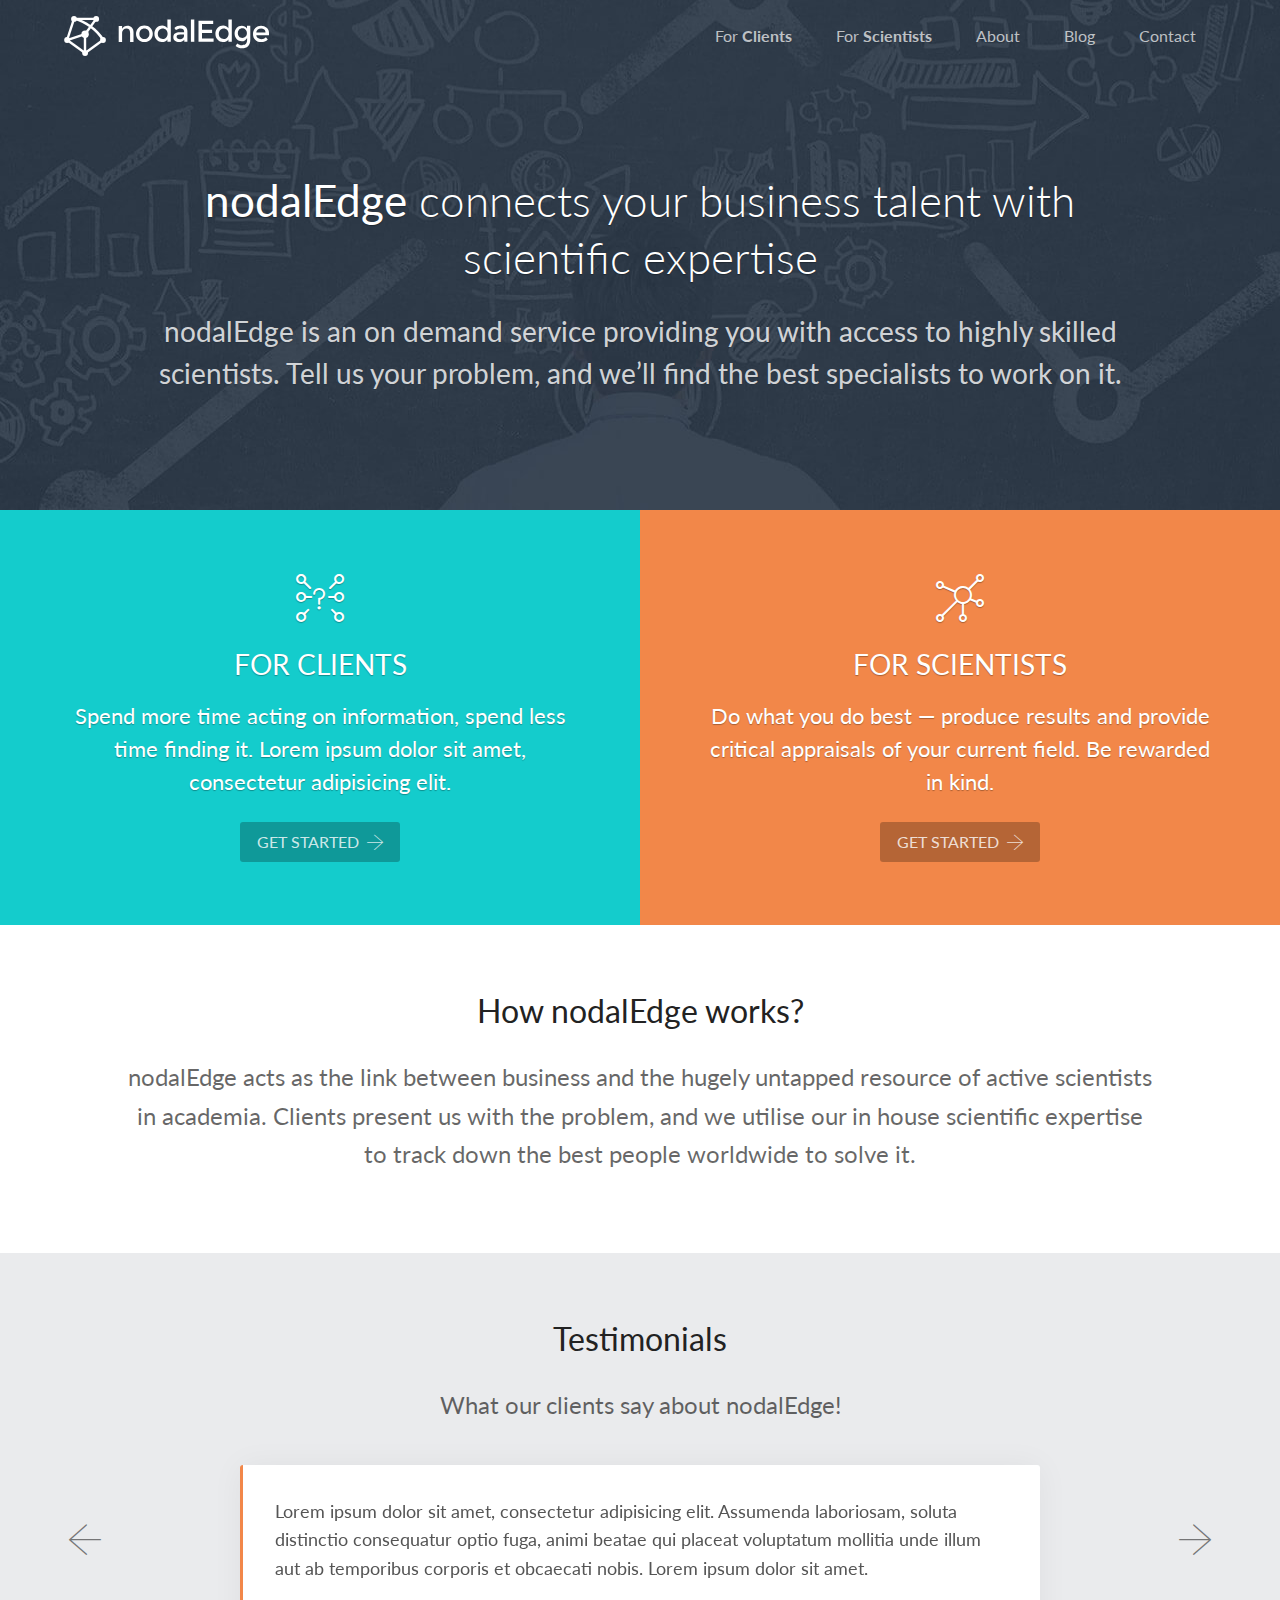
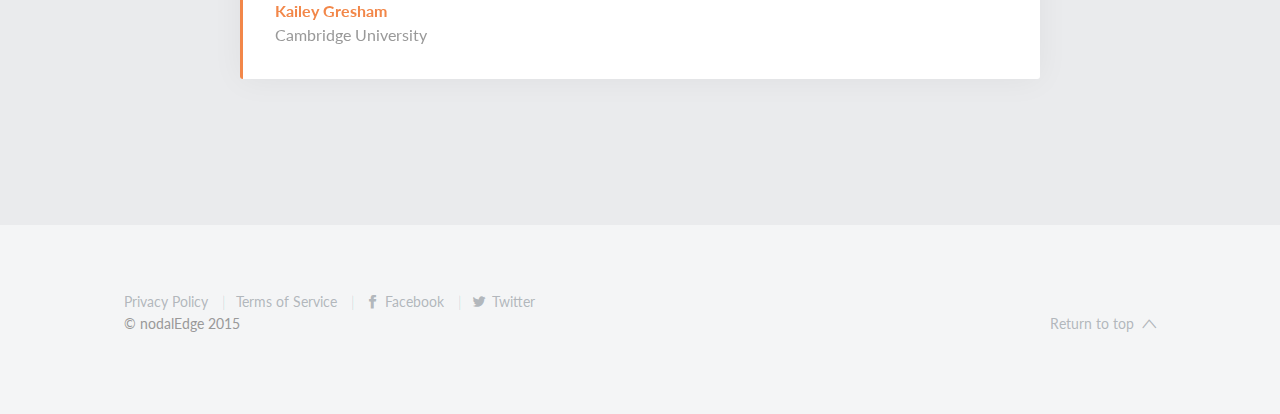
<file: copy.html>
<!doctype html>
<html lang="en">
<head>

  <meta charset="UTF-8">
  <title>nodalEdge</title>

  <meta name="viewport" content="width=device-width, initial-scale=1.0">
<link href="favicon.ico" rel="icon" type="image/x-icon" />

<link rel="stylesheet" href="assets/stylesheets/css/style.css" media="screen">
<link rel="stylesheet" href="assets/stylesheets/css/print.css" media="print">

<!--[if lt IE 9]>
	<link rel="stylesheet" href="stylesheets/css/style-ie.css" media="screen" />
	<script src="http://html5shiv.googlecode.com/svn/trunk/html5.js"></script>
<![endif]-->

<link href='https://fonts.googleapis.com/css?family=Lato:400,300,400italic,700,700italic' rel='stylesheet' type='text/css'>

<!-- jQuery -->
<script src="//ajax.googleapis.com/ajax/libs/jquery/2.1.0/jquery.min.js"></script>

<!-- Feature detection via modernizr -->
<script src="assets/scripts/modernizr.js"></script>

<!-- Accessible responsive nav switcher -->
<script src="assets/scripts/responsive-nav.js"></script>

<!-- matchHeight -->
<script src="assets/scripts/jquery.matchHeight.js"></script>

<!-- Slick slider -->
<script src="assets/scripts/slick.js"></script>

<!-- Project related JavaScript -->
<script src="assets/scripts/project.js"></script>
</head>
<body class="">


<!-- Skip links -->
<div class="skip-links">
  <a href="#page-nav">Jump to <strong>navigation</strong></a>
  <a href="#page-main">Jump to <strong>main content</strong></a>
</div>
<!-- /Skip links -->

<!-- Page header -->
<header id="page-header" class="section-header" role="banner">
  <div class="container">

    <!-- Site branding -->
    <div class="site-branding">
      <h1 class="site-logo"><a href="index.html">nodalEdge</a></h1>
      <p class="site-tagline">Project title</p>
    </div>
    <!-- /Site branding -->

    <!-- Nav header toggle -->
    <a href="#page-nav" class="nav-toggle nav-header-toggle">
      <span class="label">Menu</span>
    </a>
    <!-- /Nav toggle -->

    <!-- Nav header -->
    <nav class="nav-collapse nav-header" id="page-nav" role="navigation">

      <ul>
        <li class=" item-clients"><a href="clients.html">For <strong>Clients</strong></a></li>
        <li class=" item-scientists"><a href="scientists.html">For <strong>Scientists</strong></a></li>
        <li class=""><a href="about.html">About</a></li>
        <li class=""><a href="#">Blog</a></li>
        <li class=""><a href="contact.html">Contact</a></li>
      </ul>

    </nav>
    <!-- /Nav header -->

  </div>
</header>
<!-- /Page header -->
<!-- Main -->
<section class="section-main" id="page-main">
  <div class="container">

    <!-- Block: Hero -->
    <div class="block block-hero is-color-dark is-invert">
      <div class="container">

        <h1 class="block-title"><strong>nodalEdge</strong> connects your business talent with scientific expertise</h1>

        <div class="block-summary">
          <p>nodalEdge is an on demand service providing you with access to highly skilled scientists. Tell us your problem, and we’ll find the best specialists to work on it.</p>
        </div>

      </div>
    </div>
    <!-- /Block: Hero -->

    <!-- Block: Signup -->
    <div class="block block-signup">
      <div class="container">

        <div class="signup-action is-color-clients">

          <i class="icon stream-network-unknown2" aria-hidden="true"></i>

          <h3 class="signup-title">For Clients</h3>

          <p class="signup-description">Spend more time acting on information, spend less time finding it. Lorem ipsum dolor sit amet, consectetur adipisicing elit.</p>

          <a href="clients.html" class="button">
            <span class="label">Get Started</span>
            <i class="stream-arrow-right-7" aria-hidden="true"></i>
          </a>

        </div>

        <div class="signup-action is-color-scientists">

          <i class="icon stream-network2" aria-hidden="true"></i>

          <h3 class="signup-title">For Scientists</h3>

          <p class="signup-description">Do what you do best — produce results and provide critical appraisals of your current field. Be rewarded in kind.</p>

          <a href="scientists.html" class="button">
            <span class="label">Get Started</span>
            <i class="stream-arrow-right-7" aria-hidden="true"></i>
          </a>

        </div>

      </div>
    </div>
    <!-- /Block: Signup -->

    <!-- Block: Regular -->
    <div class="block block-regular">
      <div class="container">

          <h2 class="block-title">How nodalEdge works?</h2>

          <div class="block-summary">
            <p>nodalEdge acts as the link between business and the hugely untapped resource of active scientists in academia. Clients present us with the problem, and we utilise our in house scientific expertise to track down the best people worldwide to solve it.</p>
          </div>

          <!-- <div class="block-content">

            <p>Lorem ipsum dolor sit amet, consectetur adipisicing elit. Earum assumenda nisi tenetur rerum necessitatibus. Repellat cumque tenetur modi, officiis architecto quaerat laborum, deserunt odio aliquam veritatis illum provident sit enim.</p>


            -We agree with you that icons/graphics are great! Instead of a long paragraph explaining how nodalEdge works (on the front page) we were wondering if it would be possible to do a simple graphic explaining it? Basically it would have three points:
            * A client connecting with us, telling us their problem
            * Us connecting with/finding multiple scientists (potentially referencing geographical separation too).
            * The client and the scientist being connected


          </div> -->

      </div>
    </div>
    <!-- /Block: Regular -->

    <!-- Block: Regular -->
    <div class="block block-regular is-color-light">
      <div class="container">

          <h2 class="block-title">Testimonials</h2>

          <div class="block-summary">
            <p>What our clients say about nodalEdge!</p>
          </div>

          <!-- Testimonials -->
<div class="testimonials testimonials-carousel">

  <div class="carousel-item">

    <div class="testimonial-listing is-color-scientists">

      <blockquote class="testimonial-content">
        <p>Lorem ipsum dolor sit amet, consectetur adipisicing elit. Assumenda laboriosam, soluta distinctio consequatur optio fuga, animi beatae qui placeat voluptatum mollitia unde illum aut ab temporibus corporis et obcaecati nobis. Lorem ipsum dolor sit amet.</p>
      </blockquote>

      <div class="testimonial-author">
        <h3 class="author-name">Kailey Gresham</h3>
        <p class="author-company">Cambridge University</p>
      </div>

    </div>

  </div>

  <div class="carousel-item">

    <div class="testimonial-listing is-color-clients">

      <blockquote class="testimonial-content">
        <p>Lorem ipsum dolor sit amet, consectetur adipisicing elit. Assumenda laboriosam, soluta distinctio consequatur optio fuga, animi beatae qui placeat voluptatum mollitia unde ill.</p>
      </blockquote>

      <div class="testimonial-author">
        <h3 class="author-name">Matthew Shaw</h3>
        <p class="author-company">Skyline Solutions Inc.</p>
      </div>

    </div>

  </div>

  <div class="carousel-item">

    <div class="testimonial-listing is-color-scientists">

      <blockquote class="testimonial-content">
        <p>Lorem ipsum dolor sit amet, consectetur adipisicing elit. Assumenda laboriosam, soluta distinctio consequatur optio fuga, animi beatae qui placeat voluptatum mollitia unde illum aut ab temporibus corporis et obcaecati nobis.</p>
      </blockquote>

      <div class="testimonial-author">
        <h3 class="author-name">Elizabeth Doherty</h3>
        <p class="author-company">University of California, Los Angeles</p>
      </div>

    </div>

  </div>

  <div class="carousel-item">

    <div class="testimonial-listing is-color-scientists">

      <blockquote class="testimonial-content">
        <p>Lorem ipsum dolor sit amet, consectetur adipisicing elit. Assumenda laboriosam, soluta distinctio consequatur optio fuga, animi beatae qui placeat voluptatum mollitia unde illum aut ab temporibus corporis et obcaecati nobis. Lorem ipsum dolor sit amet, consectetur adipisicing elit. Sunt optio tenetur praesentium, consectetur velit quas harum quod excepturi quasi nemo rem cum impedit a in nobis, doloremque nulla quo? Deleniti!</p>
      </blockquote>

      <div class="testimonial-author">
        <h3 class="author-name">Tobias Maichel</h3>
        <p class="author-company">Technische Universität München, Germany</p>
      </div>

    </div>

  </div>

</div>
<!-- /Testimonials -->
      </div>
    </div>
    <!-- /Block: Regular -->

  </div>
</section>
<!-- /Main -->

<!-- Page footer -->
<footer id="page-footer" class="section-footer" role="contentinfo">
  <div class="container">

    <!-- Footer navigation -->
    <nav role="navigation">

      <div class="nav-footer">
        <ul>
          <li><a href="#">Privacy Policy</a></li>
          <li><a href="#">Terms of Service</a></li>
          <li><a href="#"><i class="stream-logo-facebook" aria-hidden="true"></i> Facebook</a></li>
          <li><a href="#"><i class="stream-logo-twitter-bird" aria-hidden="true"></i> Twitter</a></li>
        </ul>
      </div>

    </nav>
    <!-- /Footer navigation -->

    <div class="footer-top">
      <a href="#">Return to top <i class="stream-arrow-up-12" aria-hidden="true"></i></a>
    </div>

    <div class="footer-info">
      <p>&copy; nodalEdge 2015</p>
    </div>

  </div>
</footer>
<!-- /Page footer -->
<script>
	var nav = responsiveNav(".nav-header", {
		customToggle: ".nav-header-toggle",
		// openPos: "absolute"
	});
</script>
</body>
</html>
</file>
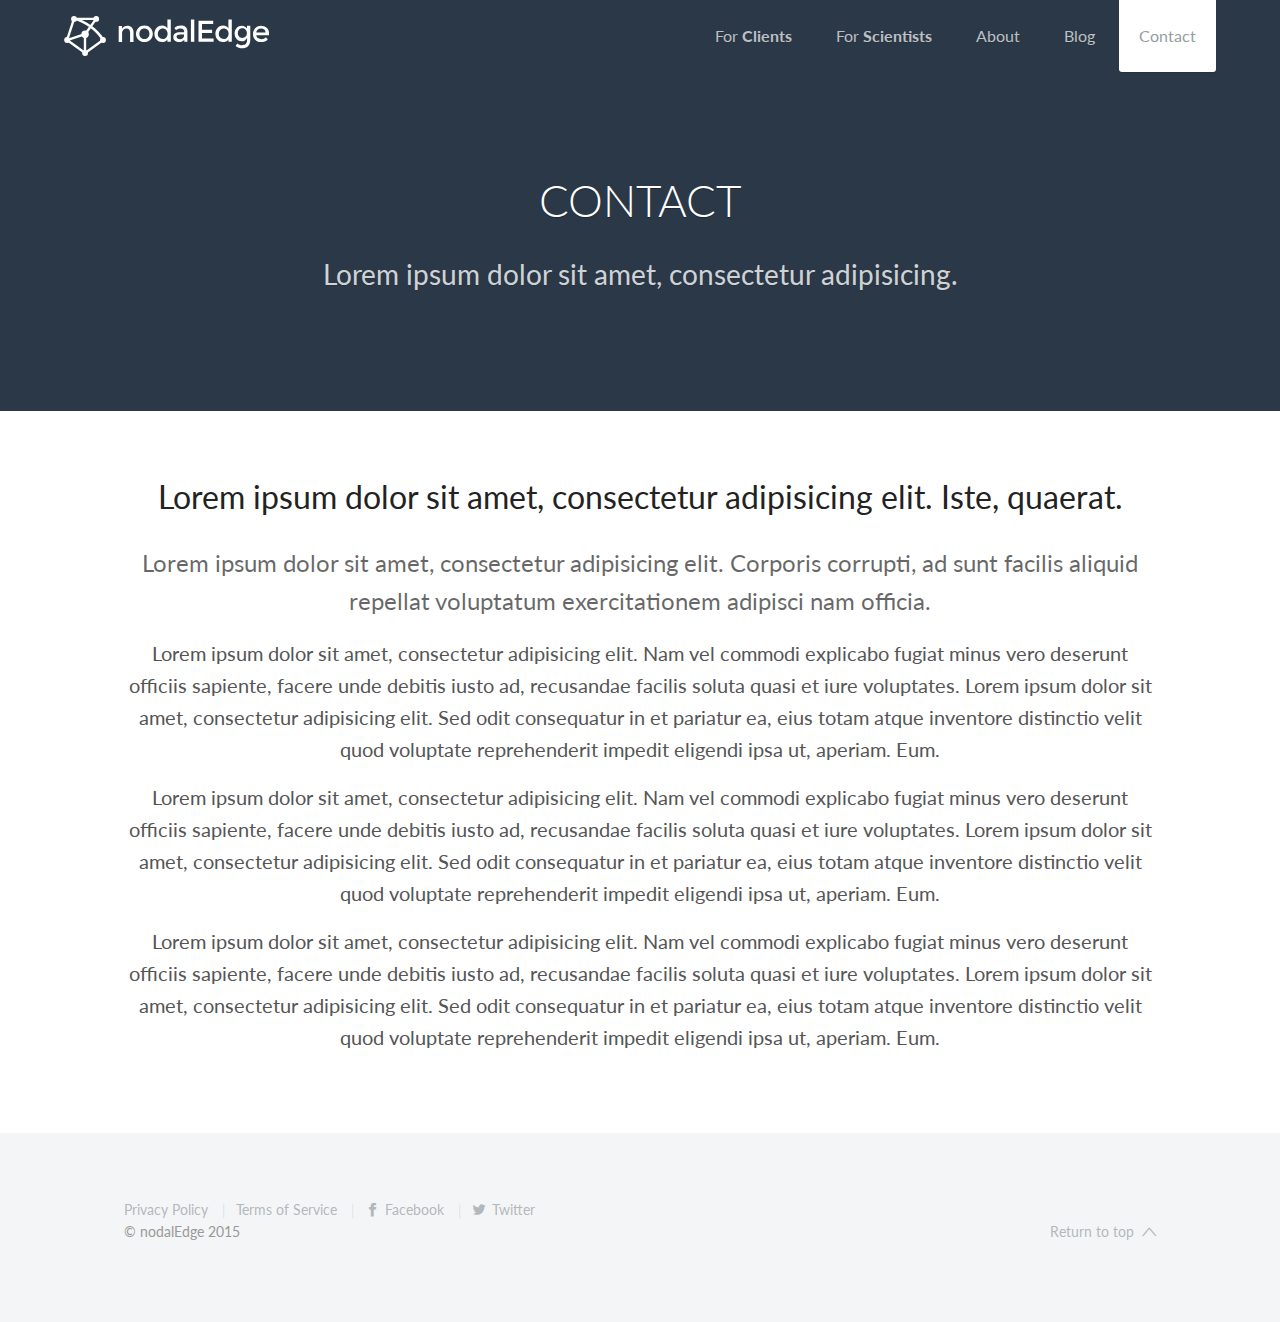
<file: privacy-policy copy.html>
<!doctype html>
<html lang="en">
<head>

  <meta charset="UTF-8">
  <meta http-equiv="X-UA-Compatible" content="IE=Edge">

  <title>Contact — nodalEdge</title>

  <meta name="viewport" content="width=device-width, initial-scale=1.0">
<link href="favicon.ico" rel="icon" type="image/x-icon" />

<link rel="stylesheet" href="assets/stylesheets/css/style.css" media="screen">
<link rel="stylesheet" href="assets/stylesheets/css/print.css" media="print">

<!--[if lt IE 9]>
	<link rel="stylesheet" href="stylesheets/css/style-ie.css" media="screen" />
	<script src="http://html5shiv.googlecode.com/svn/trunk/html5.js"></script>
<![endif]-->

<link href='https://fonts.googleapis.com/css?family=Lato:400,300,400italic,700,700italic' rel='stylesheet' type='text/css'>

<!-- jQuery -->
<script src="//ajax.googleapis.com/ajax/libs/jquery/2.1.0/jquery.min.js"></script>

<!-- Feature detection via modernizr -->
<script src="assets/scripts/modernizr.js"></script>

<!-- Accessible responsive nav switcher -->
<script src="assets/scripts/responsive-nav.js"></script>

<!-- matchHeight -->
<script src="assets/scripts/jquery.matchHeight.js"></script>

<!-- Slick slider -->
<script src="assets/scripts/slick.js"></script>

<!-- Project related JavaScript -->
<script src="assets/scripts/project.js"></script>
</head>
<body class="">


<!-- Skip links -->
<div class="skip-links">
  <a href="#page-nav">Jump to <strong>navigation</strong></a>
  <a href="#page-main">Jump to <strong>main content</strong></a>
</div>
<!-- /Skip links -->

<!-- Page header -->
<header id="page-header" class="section-header" role="banner">
  <div class="container">

    <!-- Site branding -->
    <div class="site-branding">
      <h1 class="site-logo"><a href="index.html">nodalEdge</a></h1>
      <p class="site-tagline">Project title</p>
    </div>
    <!-- /Site branding -->

    <!-- Nav header toggle -->
    <a href="#page-nav" class="nav-toggle nav-header-toggle">
      <span class="label">Menu</span>
    </a>
    <!-- /Nav toggle -->

    <!-- Nav header -->
    <nav class="nav-collapse nav-header" id="page-nav" role="navigation">

      <ul>
        <li class=" item-clients"><a href="clients.html">For <strong>Clients</strong></a></li>
        <li class=" item-scientists"><a href="scientists.html">For <strong>Scientists</strong></a></li>
        <li class=""><a href="about.html">About</a></li>
        <li class=""><a href="#">Blog</a></li>
        <li class="is-active"><a href="contact.html">Contact</a></li>
      </ul>

    </nav>
    <!-- /Nav header -->

  </div>
</header>
<!-- /Page header -->
<!-- Main -->
<section class="section-main" id="page-main">
  <div class="container">

    <!-- Block: Hero -->
    <div class="block block-hero">
      <div class="container">

        <h1 class="block-title text-uppercase">Contact</h1>

        <div class="block-summary">
          <p>Lorem ipsum dolor sit amet, consectetur adipisicing.</p>
        </div>

      </div>
    </div>
    <!-- /Block: Hero -->

    <!-- Block: Regular -->
    <div class="block block-regular">
      <div class="container">

          <h2 class="block-title">Lorem ipsum dolor sit amet, consectetur adipisicing elit. Iste, quaerat.</h2>

          <div class="block-summary">
            <p>Lorem ipsum dolor sit amet, consectetur adipisicing elit. Corporis corrupti, ad sunt facilis aliquid repellat voluptatum exercitationem adipisci nam officia.</p>
          </div>

          <div class="block-content">

            <p>Lorem ipsum dolor sit amet, consectetur adipisicing elit. Nam vel commodi explicabo fugiat minus vero deserunt officiis sapiente, facere unde debitis iusto ad, recusandae facilis soluta quasi et iure voluptates. Lorem ipsum dolor sit amet, consectetur adipisicing elit. Sed odit consequatur in et pariatur ea, eius totam atque inventore distinctio velit quod voluptate reprehenderit impedit eligendi ipsa ut, aperiam. Eum.</p>

            <p>Lorem ipsum dolor sit amet, consectetur adipisicing elit. Nam vel commodi explicabo fugiat minus vero deserunt officiis sapiente, facere unde debitis iusto ad, recusandae facilis soluta quasi et iure voluptates. Lorem ipsum dolor sit amet, consectetur adipisicing elit. Sed odit consequatur in et pariatur ea, eius totam atque inventore distinctio velit quod voluptate reprehenderit impedit eligendi ipsa ut, aperiam. Eum.</p>

            <p>Lorem ipsum dolor sit amet, consectetur adipisicing elit. Nam vel commodi explicabo fugiat minus vero deserunt officiis sapiente, facere unde debitis iusto ad, recusandae facilis soluta quasi et iure voluptates. Lorem ipsum dolor sit amet, consectetur adipisicing elit. Sed odit consequatur in et pariatur ea, eius totam atque inventore distinctio velit quod voluptate reprehenderit impedit eligendi ipsa ut, aperiam. Eum.</p>

          </div>

      </div>
    </div>
    <!-- /Block: Regular -->

  </div>
</section>
<!-- /Main -->

<!-- Page footer -->
<footer id="page-footer" class="section-footer" role="contentinfo">
  <div class="container">

    <!-- Footer navigation -->
    <nav role="navigation">

      <div class="nav-footer">
        <ul>
          <li><a href="#">Privacy Policy</a></li>
          <li><a href="#">Terms of Service</a></li>
          <li><a href="#"><i class="stream-logo-facebook" aria-hidden="true"></i> Facebook</a></li>
          <li><a href="#"><i class="stream-logo-twitter-bird" aria-hidden="true"></i> Twitter</a></li>
        </ul>
      </div>

    </nav>
    <!-- /Footer navigation -->

    <div class="footer-top">
      <a href="#">Return to top <i class="stream-arrow-up-12" aria-hidden="true"></i></a>
    </div>

    <div class="footer-info">
      <p>&copy; nodalEdge 2015</p>
    </div>

  </div>
</footer>
<!-- /Page footer -->
<script>
	var nav = responsiveNav(".nav-header", {
		customToggle: ".nav-header-toggle",
		// openPos: "absolute"
	});
</script>
</body>
</html>
</file>
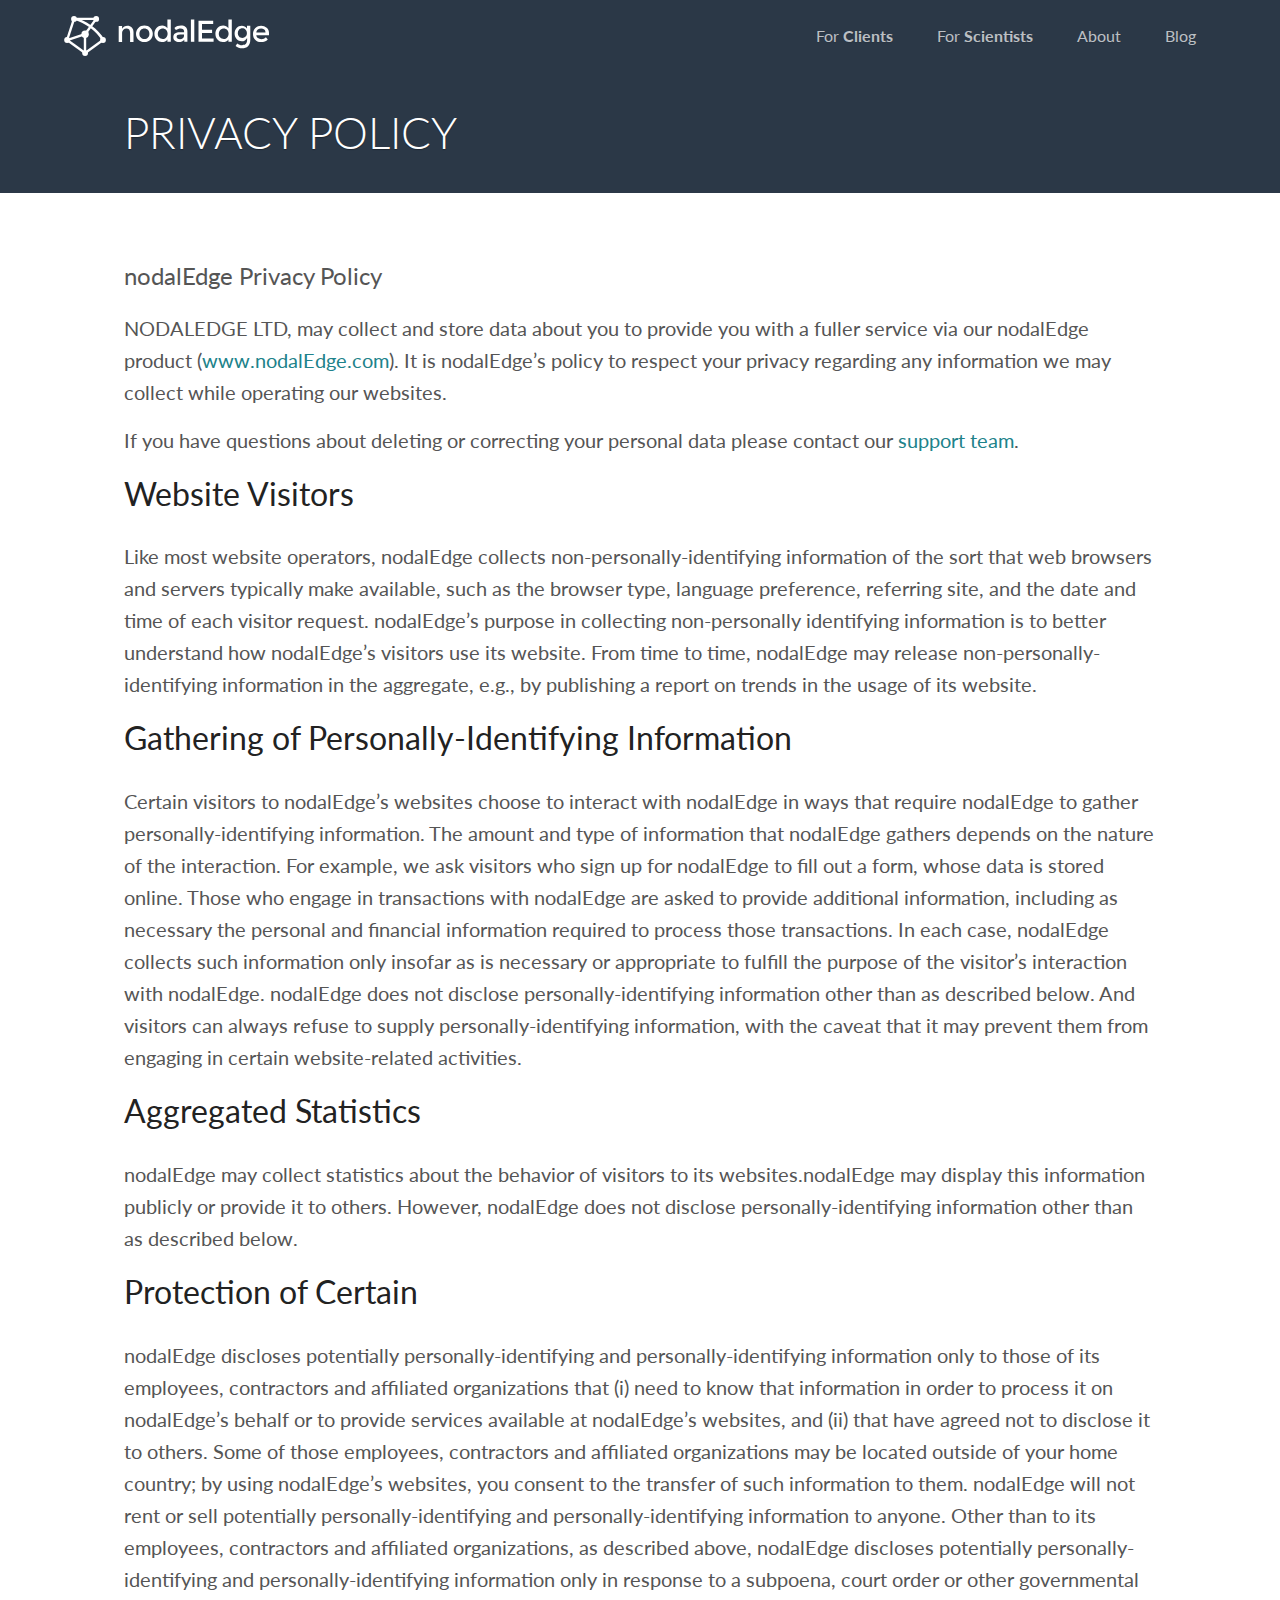
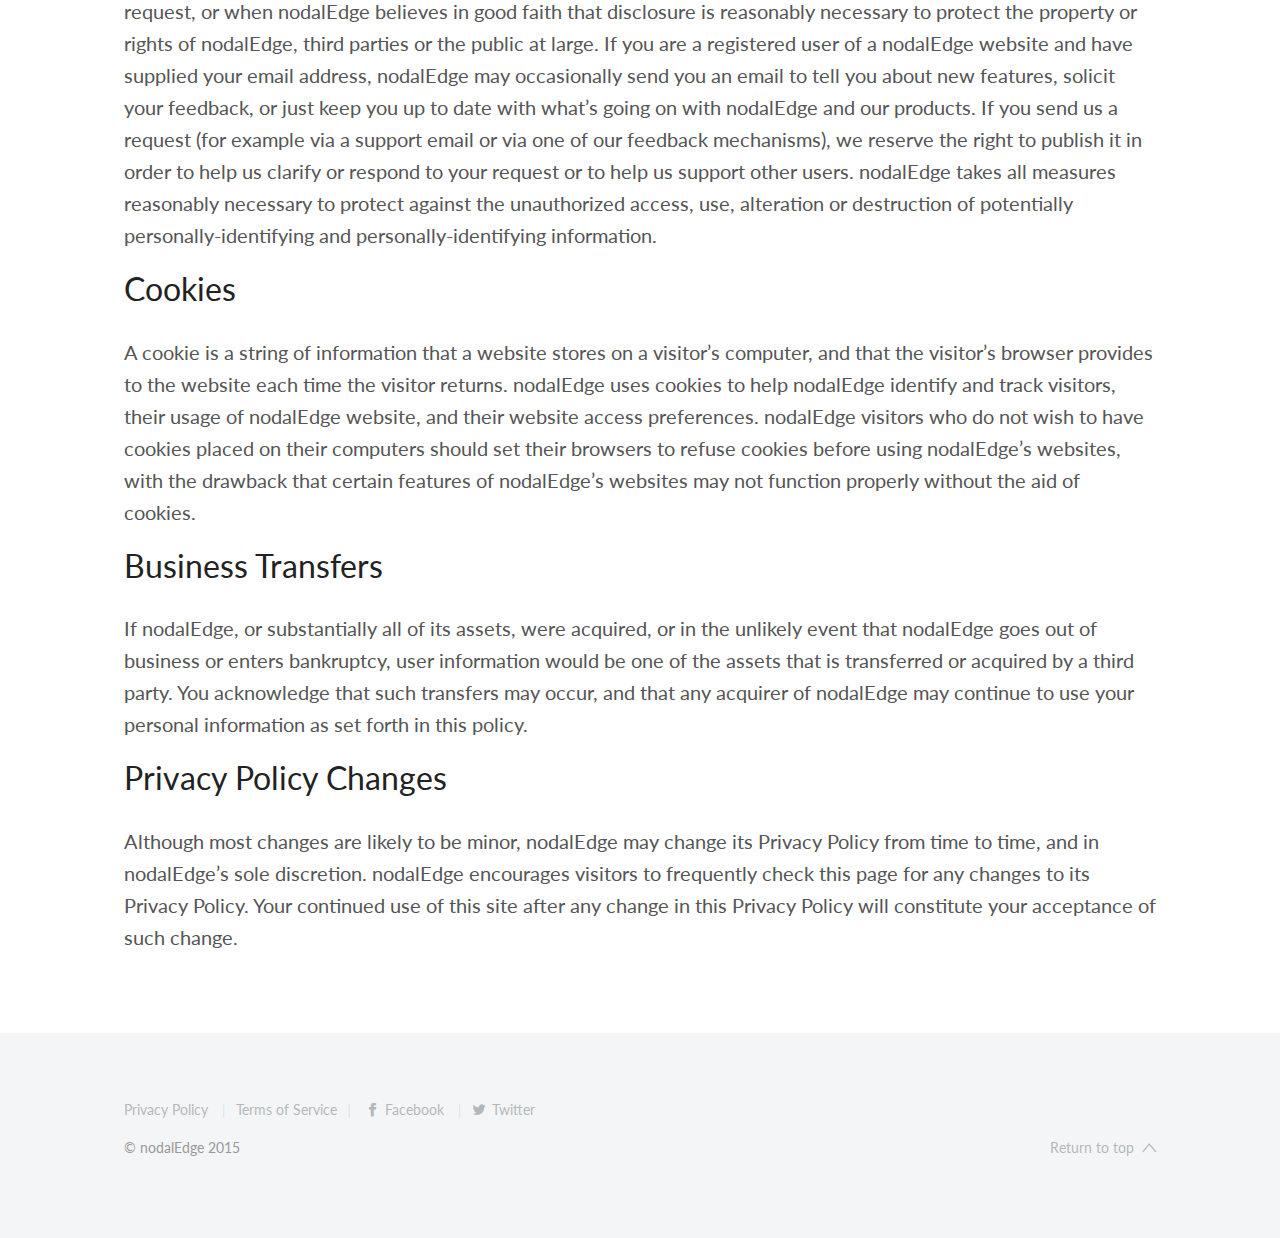
<file: privacy-policy.html>
<!doctype html>
<html lang="en">
<head>

  <meta charset="UTF-8">
  <meta http-equiv="X-UA-Compatible" content="IE=Edge">

  <title>Privacy Policy — nodalEdge</title>

  <meta name="viewport" content="width=device-width, initial-scale=1.0">

<!-- Favicon related -->
<link href="favicon.ico" rel="icon" type="image/x-icon" />
<link rel="apple-touch-icon" sizes="57x57" href="/apple-touch-icon-57x57.png">
<link rel="apple-touch-icon" sizes="60x60" href="/apple-touch-icon-60x60.png">
<link rel="apple-touch-icon" sizes="72x72" href="/apple-touch-icon-72x72.png">
<link rel="apple-touch-icon" sizes="76x76" href="/apple-touch-icon-76x76.png">
<link rel="apple-touch-icon" sizes="114x114" href="/apple-touch-icon-114x114.png">
<link rel="apple-touch-icon" sizes="120x120" href="/apple-touch-icon-120x120.png">
<link rel="apple-touch-icon" sizes="144x144" href="/apple-touch-icon-144x144.png">
<link rel="apple-touch-icon" sizes="152x152" href="/apple-touch-icon-152x152.png">
<link rel="apple-touch-icon" sizes="180x180" href="/apple-touch-icon-180x180.png">
<link rel="icon" type="image/png" href="/favicon-32x32.png" sizes="32x32">
<link rel="icon" type="image/png" href="/android-chrome-192x192.png" sizes="192x192">
<link rel="icon" type="image/png" href="/favicon-96x96.png" sizes="96x96">
<link rel="icon" type="image/png" href="/favicon-16x16.png" sizes="16x16">
<link rel="manifest" href="/manifest.json">
<link rel="mask-icon" href="/safari-pinned-tab.svg" color="#2b3847">
<meta name="msapplication-TileColor" content="#da532c">
<meta name="msapplication-TileImage" content="/mstile-144x144.png">
<meta name="theme-color" content="#ffffff">

<link rel="stylesheet" href="assets/stylesheets/css/style.css" media="screen">
<link rel="stylesheet" href="assets/stylesheets/css/print.css" media="print">

<!--[if lt IE 9]>
	<link rel="stylesheet" href="assets/stylesheets/css/style-ie.css" media="screen" />
	<script src="http://html5shiv.googlecode.com/svn/trunk/html5.js"></script>
	<script src="assets/scripts/rem.js"></script>
<![endif]-->

<!-- Lato font included via Google Fonts -->
<link href='https://fonts.googleapis.com/css?family=Lato:400,300,400italic,700,700italic' rel='stylesheet' type='text/css'>

<!-- jQuery -->
<script src="//ajax.googleapis.com/ajax/libs/jquery/2.1.0/jquery.min.js"></script>

<!-- Feature detection via modernizr -->
<script src="assets/scripts/modernizr.js"></script>

<!-- Accessible responsive nav switcher -->
<script src="assets/scripts/responsive-nav.js"></script>

<!-- matchHeight -->
<script src="assets/scripts/jquery.matchHeight.js"></script>

<!-- Slick slider -->
<script src="assets/scripts/slick.js"></script>

<!-- Project related JavaScript -->
<script src="assets/scripts/project.js"></script>
</head>
<body class="">


<!-- Skip links -->
<div class="skip-links">
  <a href="#page-nav">Jump to <strong>navigation</strong></a>
  <a href="#page-main">Jump to <strong>main content</strong></a>
</div>
<!-- /Skip links -->

<!-- Page header -->
<header id="page-header" class="section-header" role="banner">
  <div class="container">

    <!-- Site branding -->
    <div class="site-branding">
      <h1 class="site-logo"><a href="index.html">nodalEdge</a></h1>
      <p class="site-tagline">Project title</p>
    </div>
    <!-- /Site branding -->

    <!-- Nav header toggle -->
    <a href="#page-nav" class="nav-toggle nav-header-toggle">
      <span class="label">Menu</span>
    </a>
    <!-- /Nav toggle -->

    <!-- Nav header -->
    <nav class="nav-collapse nav-header" id="page-nav" role="navigation">

      <ul>
        <li class=" item-clients"><a href="clients.html">For <strong>Clients</strong></a></li>
        <li class=" item-scientists"><a href="scientists.html">For <strong>Scientists</strong></a></li>
        <li class=""><a href="about.html">About</a></li>
        <li class=""><a href="blog.html">Blog</a></li>
      </ul>

    </nav>
    <!-- /Nav header -->

  </div>
</header>
<!-- /Page header -->
<!-- Main -->
<section class="section-main" id="page-main">
  <div class="container">

    <!-- Block: Hero -->
    <div class="block block-hero is-compact text-left">
      <div class="container">

        <h1 class="block-title text-uppercase">Privacy Policy</h1>

      </div>
    </div>
    <!-- /Block: Hero -->

    <!-- Block: Regular -->
    <div class="block block-regular text-left">
      <div class="container">

          <!-- Post: Full -->
          <article class="post-full">

            <div class="post-summary">
              <p>nodalEdge Privacy Policy</p>
            </div>

            <div class="post-content">

              <p>NODALEDGE LTD, may collect and store data
	      about you to provide you with a fuller service via our
	      nodalEdge product (<a
	      href="http://www.nodalEdge.com">www.nodalEdge.com</a>). It
	      is nodalEdge’s policy to respect your privacy regarding
	      any information we may collect while operating our websites.</p>

<p>If
you have questions about deleting or correcting your personal data please
contact our <a href="mailto:info@nodaledge.com">support
team</a>.</p>

<h2 class="block-title">Website Visitors</h2>

<p>Like
most website operators, nodalEdge collects non-personally-identifying
information of the sort that web browsers and servers typically make available,
such as the browser type, language preference, referring site, and the date and
time of each visitor request. nodalEdge’s
purpose in collecting non-personally identifying information is to better
understand how nodalEdge’s visitors use its website.
From time to time, nodalEdge may release
non-personally-identifying information in the aggregate, e.g., by publishing a
report on trends in the usage of its website.</p>


<h2 class="block-title">Gathering of
Personally-Identifying Information</h2>

<p>Certain
visitors to nodalEdge’s websites choose to interact
with nodalEdge in ways that require nodalEdge to gather personally-identifying
information. The amount and type of information that nodalEdge gathers depends on the nature of the interaction.
For example, we ask visitors who sign up for nodalEdge
to fill out a form, whose data is stored online. Those who engage in
transactions with nodalEdge are asked to provide
additional information, including as necessary the personal and financial
information required to process those transactions. In each case, nodalEdge collects such information only insofar as is
necessary or appropriate to fulfill the purpose of the visitor’s interaction
with nodalEdge. nodalEdge
does not disclose personally-identifying information other than as described
below. And visitors can always refuse to supply personally-identifying
information, with the caveat that it may prevent them from engaging in certain
website-related activities.</p>

<h2 class="block-title">Aggregated Statistics</h2>

<p>nodalEdge may collect statistics about the behavior of visitors to
its websites.nodalEdge may display this
information publicly or provide it to others. However, nodalEdge
does not disclose personally-identifying information
other than as described below.</p>

<h2 class="block-title">Protection of Certain </h2>

<p>nodalEdge discloses potentially personally-identifying and personally-identifying
information only to those of its employees, contractors and affiliated
organizations that (i) need to know that information
in order to process it on nodalEdge’s behalf or to
provide services available at nodalEdge’s websites,
and (ii) that have agreed not to disclose it to others. Some of those
employees, contractors and affiliated organizations may be located outside of
your home country; by using nodalEdge’s websites, you
consent to the transfer of such information to them. nodalEdge will not rent or sell potentially
personally-identifying and personally-identifying information to anyone. Other
than to its employees, contractors and affiliated organizations, as described
above, nodalEdge discloses potentially
personally-identifying and personally-identifying information only in response
to a subpoena, court order or other governmental request, or when nodalEdge believes in good faith that disclosure is
reasonably necessary to protect the property or rights of nodalEdge,
third parties or the public at large. If you are a registered user of
a nodalEdge website and have supplied your email address, nodalEdge may occasionally send you an email to tell you
about new features, solicit your feedback, or just keep you up to date with
what’s going on with nodalEdge
and our products. If you send us a request (for example via a support email or
via one of our feedback mechanisms), we reserve the right to publish it in
order to help us clarify or respond to your request or to help us support other
users. nodalEdge takes all
measures reasonably necessary to protect against the unauthorized access, use,
alteration or destruction of potentially personally-identifying and
personally-identifying information.</p>

<h2 class="block-title">Cookies</h2>

<p>A
cookie is a string of information that a website stores on a visitor’s
computer, and that the visitor’s browser provides to the website each time the
visitor returns. nodalEdge
uses cookies to help nodalEdge identify and track
visitors, their usage of nodalEdge website, and their
website access preferences. nodalEdge
visitors who do not wish to have cookies placed on their computers should set
their browsers to refuse cookies before using nodalEdge’s
websites, with the drawback that certain features of nodalEdge’s
websites may not function properly without the aid of cookies.</p>

<h2 class="block-title">Business Transfers</h2>

<p>If
nodalEdge, or substantially all of its assets, were
acquired, or in the unlikely event that nodalEdge
goes out of business or enters bankruptcy, user information would be one of the
assets that is transferred or acquired by a third party. You acknowledge that
such transfers may occur, and that any acquirer of nodalEdge
may continue to use your personal information as set forth in this policy.</p>

<h2 class="block-title">Privacy Policy Changes</h2>

<p>Although
most changes are likely to be minor, nodalEdge may
change its Privacy Policy from time to time, and in nodalEdge’s
sole discretion. nodalEdge
encourages visitors to frequently check this page for any changes to its
Privacy Policy. Your continued use of this site after any change in this
Privacy Policy will constitute your acceptance of such change.</p>


            </div>

          </article>
          <!-- /Post: Full -->

      </div>
    </div>
    <!-- /Block: Regular -->

  </div>
</section>
<!-- /Main -->

<!-- Page footer -->
<footer id="page-footer" class="section-footer" role="contentinfo">
  <div class="container">

    <!-- Footer navigation -->
    <nav role="navigation">

      <div class="nav-footer">

        <ul class="is-regular">
          <li><a href="privacy-policy.html">Privacy Policy</a></li>
          <li><a href="terms-of-service.html">Terms of Service</a></li>
        </ul>

        <ul class="is-social">
          <li><a href="https://twitter.com/nodaledge"><i class="stream-logo-facebook" aria-hidden="true"></i> Facebook</a></li>
          <li><a href="https://www.facebook.com/nodalEdge/"><i class="stream-logo-twitter-bird" aria-hidden="true"></i> Twitter</a></li>
        </ul>

      </div>

    </nav>
    <!-- /Footer navigation -->

    <!-- Footer group -->
    <div class="footer-group">

      <div class="footer-top">
        <a href="#">Return to top <i class="stream-arrow-up-12" aria-hidden="true"></i></a>
      </div>

      <div class="footer-info">
        <p>&copy; nodalEdge 2015</p>
      </div>

    </div>
    <!-- /Footer group -->

  </div>
</footer>
<!-- /Page footer -->
<script>
	var nav = responsiveNav(".nav-header", {
		customToggle: ".nav-header-toggle",
		// openPos: "absolute"
	});
</script>
</body>
</html>
</file>
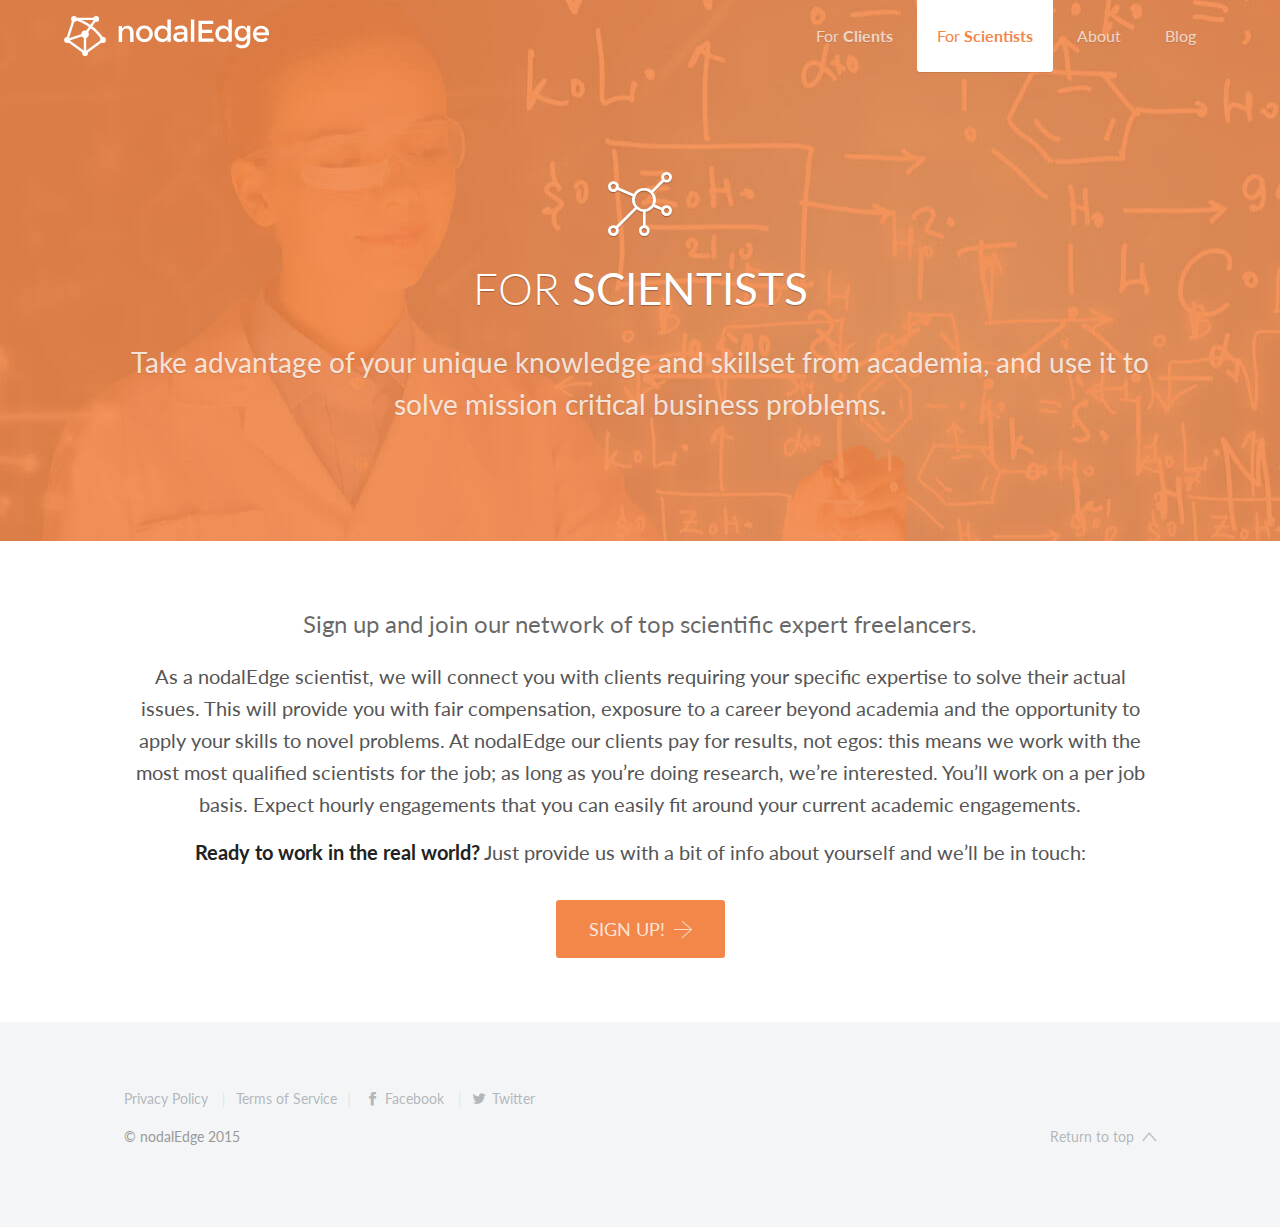
<file: scientists.html>
<!doctype html>
<html lang="en">
<head>

  <meta charset="UTF-8">
  <title>For Scientists — nodalEdge</title>

  <meta name="viewport" content="width=device-width, initial-scale=1.0">

<!-- Favicon related -->
<link href="favicon.ico" rel="icon" type="image/x-icon" />
<link rel="apple-touch-icon" sizes="57x57" href="/apple-touch-icon-57x57.png">
<link rel="apple-touch-icon" sizes="60x60" href="/apple-touch-icon-60x60.png">
<link rel="apple-touch-icon" sizes="72x72" href="/apple-touch-icon-72x72.png">
<link rel="apple-touch-icon" sizes="76x76" href="/apple-touch-icon-76x76.png">
<link rel="apple-touch-icon" sizes="114x114" href="/apple-touch-icon-114x114.png">
<link rel="apple-touch-icon" sizes="120x120" href="/apple-touch-icon-120x120.png">
<link rel="apple-touch-icon" sizes="144x144" href="/apple-touch-icon-144x144.png">
<link rel="apple-touch-icon" sizes="152x152" href="/apple-touch-icon-152x152.png">
<link rel="apple-touch-icon" sizes="180x180" href="/apple-touch-icon-180x180.png">
<link rel="icon" type="image/png" href="/favicon-32x32.png" sizes="32x32">
<link rel="icon" type="image/png" href="/android-chrome-192x192.png" sizes="192x192">
<link rel="icon" type="image/png" href="/favicon-96x96.png" sizes="96x96">
<link rel="icon" type="image/png" href="/favicon-16x16.png" sizes="16x16">
<link rel="manifest" href="/manifest.json">
<link rel="mask-icon" href="/safari-pinned-tab.svg" color="#2b3847">
<meta name="msapplication-TileColor" content="#da532c">
<meta name="msapplication-TileImage" content="/mstile-144x144.png">
<meta name="theme-color" content="#ffffff">

<link rel="stylesheet" href="assets/stylesheets/css/style.css" media="screen">
<link rel="stylesheet" href="assets/stylesheets/css/print.css" media="print">

<!--[if lt IE 9]>
	<link rel="stylesheet" href="assets/stylesheets/css/style-ie.css" media="screen" />
	<script src="http://html5shiv.googlecode.com/svn/trunk/html5.js"></script>
	<script src="assets/scripts/rem.js"></script>
<![endif]-->

<!-- Lato font included via Google Fonts -->
<link href='https://fonts.googleapis.com/css?family=Lato:400,300,400italic,700,700italic' rel='stylesheet' type='text/css'>

<!-- jQuery -->
<script src="//ajax.googleapis.com/ajax/libs/jquery/2.1.0/jquery.min.js"></script>

<!-- Feature detection via modernizr -->
<script src="assets/scripts/modernizr.js"></script>

<!-- Accessible responsive nav switcher -->
<script src="assets/scripts/responsive-nav.js"></script>

<!-- matchHeight -->
<script src="assets/scripts/jquery.matchHeight.js"></script>

<!-- Slick slider -->
<script src="assets/scripts/slick.js"></script>

<!-- Project related JavaScript -->
<script src="assets/scripts/project.js"></script>
</head>
<body class="logo-invert">


<!-- Skip links -->
<div class="skip-links">
  <a href="#page-nav">Jump to <strong>navigation</strong></a>
  <a href="#page-main">Jump to <strong>main content</strong></a>
</div>
<!-- /Skip links -->

<!-- Page header -->
<header id="page-header" class="section-header" role="banner">
  <div class="container">

    <!-- Site branding -->
    <div class="site-branding">
      <h1 class="site-logo"><a href="index.html">nodalEdge</a></h1>
      <p class="site-tagline">Project title</p>
    </div>
    <!-- /Site branding -->

    <!-- Nav header toggle -->
    <a href="#page-nav" class="nav-toggle nav-header-toggle">
      <span class="label">Menu</span>
    </a>
    <!-- /Nav toggle -->

    <!-- Nav header -->
    <nav class="nav-collapse nav-header" id="page-nav" role="navigation">

      <ul>
        <li class=" item-clients"><a href="clients.html">For <strong>Clients</strong></a></li>
        <li class="is-active item-scientists"><a href="scientists.html">For <strong>Scientists</strong></a></li>
        <li class=""><a href="about.html">About</a></li>
        <li class=""><a href="blog.html">Blog</a></li>
      </ul>

    </nav>
    <!-- /Nav header -->

  </div>
</header>
<!-- /Page header -->
<!-- Main -->
<section class="section-main" id="page-main">
  <div class="container">

    <!-- Block: Hero -->
    <div class="block block-hero is-invert is-color-scientists">
      <div class="container">

        <i class="icon stream-network2" aria-hidden="true"></i>

        <h1 class="block-title text-uppercase">For <strong>Scientists</strong></h1>

        <div class="block-summary">
          <p>Take advantage of your unique knowledge and skillset from academia, and use it to solve mission critical business problems.</p>
        </div>

        <!-- <div class="block-content">
          <p>Sign up and join our network of top scientific expert freelancers.</p>
        </div> -->

      </div>
    </div>
    <!-- /Block: Hero -->

    <!-- Block: Regular -->
    <div class="block block-regular">
      <div class="container">

          <div class="block-summary">
            <p>Sign up and join our network of top scientific expert freelancers.</p>
          </div>

          <div class="block-content">

            <p>As a nodalEdge scientist, we will connect you with clients requiring your specific expertise to solve their actual issues. This will provide you with fair compensation, exposure to a career beyond academia and the opportunity to apply your skills to novel problems. At nodalEdge our clients pay for results, not egos: this means we work with the most most qualified scientists for the job; as long as you’re doing research, we’re interested. You’ll work on a per job basis. Expect hourly engagements that you can easily fit around your current academic engagements.</p>

            <p><strong>Ready to work in the real world?</strong> Just provide us with a bit of info about yourself and we’ll be in touch:</p>

          </div>

          <div class="block-action">

            <a class="button button-large is-color-scientists" href="https://nodaledge.typeform.com/to/FE71IK" data-mode="1" target="_blank">
              <span class="label">Sign up!</span>
              <i class="stream-arrow-right-7" aria-hidden="true"></i>
            </a>
            <script>(function(){var qs,js,q,s,d=document,gi=d.getElementById,ce=d.createElement,gt=d.getElementsByTagName,id='typef_orm',b='https://s3-eu-west-1.amazonaws.com/share.typeform.com/';if(!gi.call(d,id)){js=ce.call(d,'script');js.id=id;js.src=b+'share.js';q=gt.call(d,'script')[0];q.parentNode.insertBefore(js,q)}id=id+'_';if(!gi.call(d,id)){qs=ce.call(d,'link');qs.rel='stylesheet';qs.id=id;qs.href=b+'share-button.css';s=gt.call(d,'head')[0];s.appendChild(qs,s)}})()</script>

          </div>

      </div>
    </div>
    <!-- /Block: Regular -->

   
    <!-- /Block: Regular -->

  </div>
</section>
<!-- /Main -->

<!-- Page footer -->
<footer id="page-footer" class="section-footer" role="contentinfo">
  <div class="container">

    <!-- Footer navigation -->
    <nav role="navigation">

      <div class="nav-footer">

        <ul class="is-regular">
          <li><a href="privacy-policy.html">Privacy Policy</a></li>
          <li><a href="terms-of-service.html">Terms of Service</a></li>
        </ul>

        <ul class="is-social">
          <li><a href="https://twitter.com/nodaledge"><i class="stream-logo-facebook" aria-hidden="true"></i> Facebook</a></li>
          <li><a href="https://www.facebook.com/nodalEdge/"><i class="stream-logo-twitter-bird" aria-hidden="true"></i> Twitter</a></li>
        </ul>

      </div>

    </nav>
    <!-- /Footer navigation -->

    <!-- Footer group -->
    <div class="footer-group">

      <div class="footer-top">
        <a href="#">Return to top <i class="stream-arrow-up-12" aria-hidden="true"></i></a>
      </div>

      <div class="footer-info">
        <p>&copy; nodalEdge 2015</p>
      </div>

    </div>
    <!-- /Footer group -->

  </div>
</footer>
<!-- /Page footer -->
<script>
	var nav = responsiveNav(".nav-header", {
		customToggle: ".nav-header-toggle",
		// openPos: "absolute"
	});
</script>
</body>
</html>
</file>
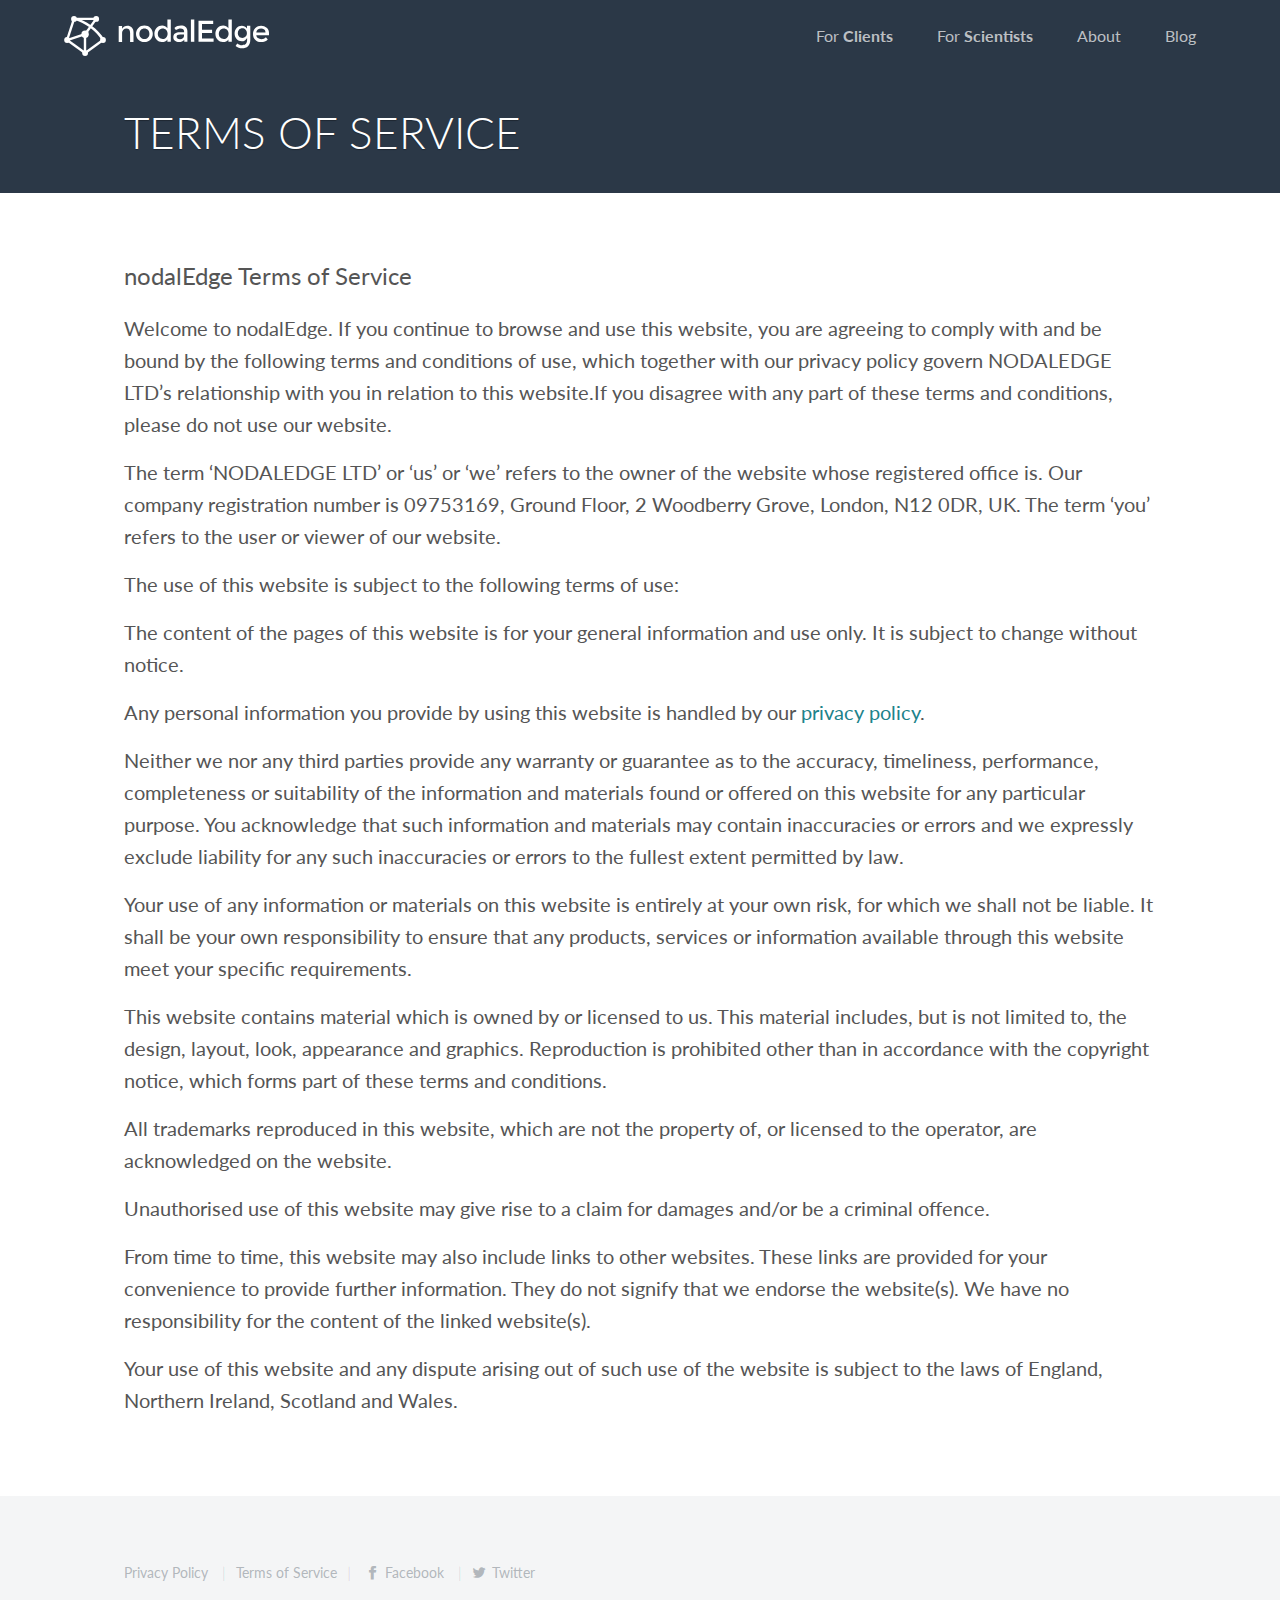
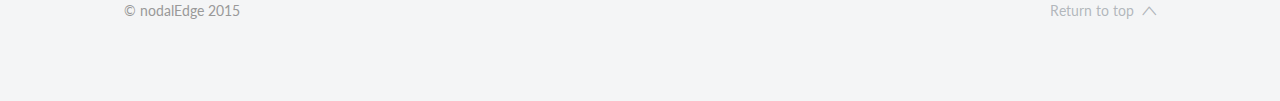
<file: terms-of-service.html>
<!doctype html>
<html lang="en">
<head>

  <meta charset="UTF-8">
  <meta http-equiv="X-UA-Compatible" content="IE=Edge">

  <title>Terms of Service — nodalEdge</title>

  <meta name="viewport" content="width=device-width, initial-scale=1.0">

<!-- Favicon related -->
<link href="favicon.ico" rel="icon" type="image/x-icon" />
<link rel="apple-touch-icon" sizes="57x57" href="/apple-touch-icon-57x57.png">
<link rel="apple-touch-icon" sizes="60x60" href="/apple-touch-icon-60x60.png">
<link rel="apple-touch-icon" sizes="72x72" href="/apple-touch-icon-72x72.png">
<link rel="apple-touch-icon" sizes="76x76" href="/apple-touch-icon-76x76.png">
<link rel="apple-touch-icon" sizes="114x114" href="/apple-touch-icon-114x114.png">
<link rel="apple-touch-icon" sizes="120x120" href="/apple-touch-icon-120x120.png">
<link rel="apple-touch-icon" sizes="144x144" href="/apple-touch-icon-144x144.png">
<link rel="apple-touch-icon" sizes="152x152" href="/apple-touch-icon-152x152.png">
<link rel="apple-touch-icon" sizes="180x180" href="/apple-touch-icon-180x180.png">
<link rel="icon" type="image/png" href="/favicon-32x32.png" sizes="32x32">
<link rel="icon" type="image/png" href="/android-chrome-192x192.png" sizes="192x192">
<link rel="icon" type="image/png" href="/favicon-96x96.png" sizes="96x96">
<link rel="icon" type="image/png" href="/favicon-16x16.png" sizes="16x16">
<link rel="manifest" href="/manifest.json">
<link rel="mask-icon" href="/safari-pinned-tab.svg" color="#2b3847">
<meta name="msapplication-TileColor" content="#da532c">
<meta name="msapplication-TileImage" content="/mstile-144x144.png">
<meta name="theme-color" content="#ffffff">

<link rel="stylesheet" href="assets/stylesheets/css/style.css" media="screen">
<link rel="stylesheet" href="assets/stylesheets/css/print.css" media="print">

<!--[if lt IE 9]>
	<link rel="stylesheet" href="assets/stylesheets/css/style-ie.css" media="screen" />
	<script src="http://html5shiv.googlecode.com/svn/trunk/html5.js"></script>
	<script src="assets/scripts/rem.js"></script>
<![endif]-->

<!-- Lato font included via Google Fonts -->
<link href='https://fonts.googleapis.com/css?family=Lato:400,300,400italic,700,700italic' rel='stylesheet' type='text/css'>

<!-- jQuery -->
<script src="//ajax.googleapis.com/ajax/libs/jquery/2.1.0/jquery.min.js"></script>

<!-- Feature detection via modernizr -->
<script src="assets/scripts/modernizr.js"></script>

<!-- Accessible responsive nav switcher -->
<script src="assets/scripts/responsive-nav.js"></script>

<!-- matchHeight -->
<script src="assets/scripts/jquery.matchHeight.js"></script>

<!-- Slick slider -->
<script src="assets/scripts/slick.js"></script>

<!-- Project related JavaScript -->
<script src="assets/scripts/project.js"></script>
</head>
<body class="">


<!-- Skip links -->
<div class="skip-links">
  <a href="#page-nav">Jump to <strong>navigation</strong></a>
  <a href="#page-main">Jump to <strong>main content</strong></a>
</div>
<!-- /Skip links -->

<!-- Page header -->
<header id="page-header" class="section-header" role="banner">
  <div class="container">

    <!-- Site branding -->
    <div class="site-branding">
      <h1 class="site-logo"><a href="index.html">nodalEdge</a></h1>
      <p class="site-tagline">Project title</p>
    </div>
    <!-- /Site branding -->

    <!-- Nav header toggle -->
    <a href="#page-nav" class="nav-toggle nav-header-toggle">
      <span class="label">Menu</span>
    </a>
    <!-- /Nav toggle -->

    <!-- Nav header -->
    <nav class="nav-collapse nav-header" id="page-nav" role="navigation">

      <ul>
        <li class=" item-clients"><a href="clients.html">For <strong>Clients</strong></a></li>
        <li class=" item-scientists"><a href="scientists.html">For <strong>Scientists</strong></a></li>
        <li class=""><a href="about.html">About</a></li>
        <li class=""><a href="blog.html">Blog</a></li>
      </ul>

    </nav>
    <!-- /Nav header -->

  </div>
</header>
<!-- /Page header -->
<!-- Main -->
<section class="section-main" id="page-main">
  <div class="container">

    <!-- Block: Hero -->
    <div class="block block-hero is-compact text-left">
      <div class="container">

        <h1 class="block-title text-uppercase">Terms of Service</h1>

      </div>
    </div>
    <!-- /Block: Hero -->

    <!-- Block: Regular -->
    <div class="block block-regular text-left">
      <div class="container">

          <!-- Post: Full -->
          <article class="post-full">

            <div class="post-summary">
              <p>nodalEdge Terms of Service</p>
            </div>

            <div class="post-content">

              <p>Welcome to nodalEdge. If
you continue to browse and use this website, you are agreeing to comply with
and be bound by the following terms and conditions of use, which together with
our privacy policy govern NODALEDGE LTD’s relationship with you in
relation to this website.If you disagree with any part
of these terms and conditions, please do not use our website.</p>

<p>The term ‘NODALEDGE
LTD’ or ‘us’ or ‘we’ refers to the owner of the website whose registered office
is. Our company registration number is 09753169, Ground Floor, 2 Woodberry
Grove, London, N12 0DR, UK. The term ‘you’ refers to the user or viewer of our
website.</p>

<p>The use of this website is
subject to the following terms of use:</p>

<p>The content of the pages of this
website is for your general information and use only. It is subject to change
without notice.</p>

<p>Any personal information you
provide by using this website is handled by our <a
	      href="www.nodaledge.com/privacy-policy.html">privacy policy</a>.</p>

<p>Neither we nor any third parties
provide any warranty or guarantee as to the accuracy, timeliness, performance,
completeness or suitability of the information and materials found or offered on
this website for any particular purpose. You acknowledge that such information
and materials may contain inaccuracies or errors and we expressly exclude
liability for any such inaccuracies or errors to the fullest extent permitted
by law.</p>

<p>Your use of any information or
materials on this website is entirely at your own risk, for which we shall not
be liable. It shall be your own responsibility to ensure that any products,
services or information available through this website meet your specific
requirements.</p>

<p>This website contains material
which is owned by or licensed to us. This material includes, but is not limited
to, the design, layout, look, appearance and graphics. Reproduction is
prohibited other than in accordance with the copyright notice, which forms part
of these terms and conditions.</p>

<p>All trademarks reproduced in this
website, which are not the property of, or licensed to the operator, are
acknowledged on the website.</p>

<p>Unauthorised use of this website
may give rise to a claim for damages and/or be a criminal offence.</p>

<p>From time to time, this website
may also include links to other websites. These links are provided for your
convenience to provide further information. They do not signify that we endorse
the website(s). We have no responsibility for the content of the linked
website(s).</p>

<p>Your use of this website and any
dispute arising out of such use of the website is subject to the laws of
England, Northern Ireland, Scotland and Wales.</p>

            </div>

          </article>
          <!-- /Post: Full -->

      </div>
    </div>
    <!-- /Block: Regular -->

  </div>
</section>
<!-- /Main -->

<!-- Page footer -->
<footer id="page-footer" class="section-footer" role="contentinfo">
  <div class="container">

    <!-- Footer navigation -->
    <nav role="navigation">

      <div class="nav-footer">

        <ul class="is-regular">
          <li><a href="privacy-policy.html">Privacy Policy</a></li>
          <li><a href="terms-of-service.html">Terms of Service</a></li>
        </ul>

        <ul class="is-social">
          <li><a href="https://twitter.com/nodaledge"><i class="stream-logo-facebook" aria-hidden="true"></i> Facebook</a></li>
          <li><a href="https://www.facebook.com/nodalEdge/"><i class="stream-logo-twitter-bird" aria-hidden="true"></i> Twitter</a></li>
        </ul>

      </div>

    </nav>
    <!-- /Footer navigation -->

    <!-- Footer group -->
    <div class="footer-group">

      <div class="footer-top">
        <a href="#">Return to top <i class="stream-arrow-up-12" aria-hidden="true"></i></a>
      </div>

      <div class="footer-info">
        <p>&copy; nodalEdge 2015</p>
      </div>

    </div>
    <!-- /Footer group -->

  </div>
</footer>
<!-- /Page footer -->
<script>
	var nav = responsiveNav(".nav-header", {
		customToggle: ".nav-header-toggle",
		// openPos: "absolute"
	});
</script>
</body>
</html>
</file>
<file: assets/stylesheets/css/style.css>
@charset "UTF-8";
/* =Information

  Design:   Lucijan Blagonic, Blagonic.com (Toptal project)
  HTML/CSS: Lucijan Blagonic, Blagonic.com (Toptal project)

===================================================== */
/* =Include
===================================================== */
/* Vendor dependencies */
/* Authored dependencies */
/*! normalize.css v3.0.1 | MIT License | git.io/normalize */
/**
 * 1. Set default font family to sans-serif.
 * 2. Prevent iOS text size adjust after orientation change, without disabling
 *    user zoom.
 */
html {
  font-family: sans-serif;
  /* 1 */
  -ms-text-size-adjust: 100%;
  /* 2 */
  -webkit-text-size-adjust: 100%;
  /* 2 */ }

/**
 * Remove default margin.
 */
body {
  margin: 0; }

/* HTML5 display definitions
   ========================================================================== */
/**
 * Correct `block` display not defined for any HTML5 element in IE 8/9.
 * Correct `block` display not defined for `details` or `summary` in IE 10/11 and Firefox.
 * Correct `block` display not defined for `main` in IE 11.
 */
article,
aside,
details,
figcaption,
figure,
footer,
header,
hgroup,
main,
nav,
section,
summary {
  display: block; }

/**
 * 1. Correct `inline-block` display not defined in IE 8/9.
 * 2. Normalize vertical alignment of `progress` in Chrome, Firefox, and Opera.
 */
audio,
canvas,
progress,
video {
  display: inline-block;
  /* 1 */
  vertical-align: baseline;
  /* 2 */ }

/**
 * Prevent modern browsers from displaying `audio` without controls.
 * Remove excess height in iOS 5 devices.
 */
audio:not([controls]) {
  display: none;
  height: 0; }

/**
 * Address `[hidden]` styling not present in IE 8/9/10.
 * Hide the `template` element in IE 8/9/11, Safari, and Firefox < 22.
 */
[hidden],
template {
  display: none; }

/* Links
   ========================================================================== */
/**
 * Remove the gray background color from active links in IE 10.
 */
a {
  background: transparent; }

/**
 * Improve readability when focused and also mouse hovered in all browsers.
 */
a:active,
a:hover {
  outline: 0; }

/* Text-level semantics
   ========================================================================== */
/**
 * Address styling not present in IE 8/9/10/11, Safari, and Chrome.
 */
abbr[title] {
  border-bottom: 1px dotted; }

/**
 * Address style set to `bolder` in Firefox 4+, Safari, and Chrome.
 */
b,
strong {
  font-weight: bold; }

/**
 * Address styling not present in Safari and Chrome.
 */
dfn {
  font-style: italic; }

/**
 * Address variable `h1` font-size and margin within `section` and `article`
 * contexts in Firefox 4+, Safari, and Chrome.
 */
h1 {
  font-size: 2em;
  margin: 0.67em 0; }

/**
 * Address styling not present in IE 8/9.
 */
mark {
  background: #ff0;
  color: #000; }

/**
 * Address inconsistent and variable font size in all browsers.
 */
small {
  font-size: 80%; }

/**
 * Prevent `sub` and `sup` affecting `line-height` in all browsers.
 */
sub,
sup {
  font-size: 75%;
  line-height: 0;
  position: relative;
  vertical-align: baseline; }

sup {
  top: -0.5em; }

sub {
  bottom: -0.25em; }

/* Embedded content
   ========================================================================== */
/**
 * Remove border when inside `a` element in IE 8/9/10.
 */
img {
  border: 0; }

/**
 * Correct overflow not hidden in IE 9/10/11.
 */
svg:not(:root) {
  overflow: hidden; }

/* Grouping content
   ========================================================================== */
/**
 * Address margin not present in IE 8/9 and Safari.
 */
figure {
  margin: 1em 40px; }

/**
 * Address differences between Firefox and other browsers.
 */
hr {
  -moz-box-sizing: content-box;
  box-sizing: content-box;
  height: 0; }

/**
 * Contain overflow in all browsers.
 */
pre {
  overflow: auto; }

/**
 * Address odd `em`-unit font size rendering in all browsers.
 */
code,
kbd,
pre,
samp {
  font-family: monospace, monospace;
  font-size: 1em; }

/* Forms
   ========================================================================== */
/**
 * Known limitation: by default, Chrome and Safari on OS X allow very limited
 * styling of `select`, unless a `border` property is set.
 */
/**
 * 1. Correct color not being inherited.
 *    Known issue: affects color of disabled elements.
 * 2. Correct font properties not being inherited.
 * 3. Address margins set differently in Firefox 4+, Safari, and Chrome.
 */
button,
input,
optgroup,
select,
textarea {
  color: inherit;
  /* 1 */
  font: inherit;
  /* 2 */
  margin: 0;
  /* 3 */ }

/**
 * Address `overflow` set to `hidden` in IE 8/9/10/11.
 */
button {
  overflow: visible; }

/**
 * Address inconsistent `text-transform` inheritance for `button` and `select`.
 * All other form control elements do not inherit `text-transform` values.
 * Correct `button` style inheritance in Firefox, IE 8/9/10/11, and Opera.
 * Correct `select` style inheritance in Firefox.
 */
button,
select {
  text-transform: none; }

/**
 * 1. Avoid the WebKit bug in Android 4.0.* where (2) destroys native `audio`
 *    and `video` controls.
 * 2. Correct inability to style clickable `input` types in iOS.
 * 3. Improve usability and consistency of cursor style between image-type
 *    `input` and others.
 */
button,
html input[type="button"],
input[type="reset"],
input[type="submit"] {
  -webkit-appearance: button;
  /* 2 */
  cursor: pointer;
  /* 3 */ }

/**
 * Re-set default cursor for disabled elements.
 */
button[disabled],
html input[disabled] {
  cursor: default; }

/**
 * Remove inner padding and border in Firefox 4+.
 */
button::-moz-focus-inner,
input::-moz-focus-inner {
  border: 0;
  padding: 0; }

/**
 * Address Firefox 4+ setting `line-height` on `input` using `!important` in
 * the UA stylesheet.
 */
input {
  line-height: normal; }

/**
 * It's recommended that you don't attempt to style these elements.
 * Firefox's implementation doesn't respect box-sizing, padding, or width.
 *
 * 1. Address box sizing set to `content-box` in IE 8/9/10.
 * 2. Remove excess padding in IE 8/9/10.
 */
input[type="checkbox"],
input[type="radio"] {
  box-sizing: border-box;
  /* 1 */
  padding: 0;
  /* 2 */ }

/**
 * Fix the cursor style for Chrome's increment/decrement buttons. For certain
 * `font-size` values of the `input`, it causes the cursor style of the
 * decrement button to change from `default` to `text`.
 */
input[type="number"]::-webkit-inner-spin-button,
input[type="number"]::-webkit-outer-spin-button {
  height: auto; }

/**
 * 1. Address `appearance` set to `searchfield` in Safari and Chrome.
 * 2. Address `box-sizing` set to `border-box` in Safari and Chrome
 *    (include `-moz` to future-proof).
 */
input[type="search"] {
  -webkit-appearance: textfield;
  /* 1 */
  -moz-box-sizing: content-box;
  -webkit-box-sizing: content-box;
  /* 2 */
  box-sizing: content-box; }

/**
 * Remove inner padding and search cancel button in Safari and Chrome on OS X.
 * Safari (but not Chrome) clips the cancel button when the search input has
 * padding (and `textfield` appearance).
 */
input[type="search"]::-webkit-search-cancel-button,
input[type="search"]::-webkit-search-decoration {
  -webkit-appearance: none; }

/**
 * Define consistent border, margin, and padding.
 */
fieldset {
  border: 1px solid #c0c0c0;
  margin: 0 2px;
  padding: 0.35em 0.625em 0.75em; }

/**
 * 1. Correct `color` not being inherited in IE 8/9/10/11.
 * 2. Remove padding so people aren't caught out if they zero out fieldsets.
 */
legend {
  border: 0;
  /* 1 */
  padding: 0;
  /* 2 */ }

/**
 * Remove default vertical scrollbar in IE 8/9/10/11.
 */
textarea {
  overflow: auto; }

/**
 * Don't inherit the `font-weight` (applied by a rule above).
 * NOTE: the default cannot safely be changed in Chrome and Safari on OS X.
 */
optgroup {
  font-weight: bold; }

/* Tables
   ========================================================================== */
/**
 * Remove most spacing between table cells.
 */
table {
  border-collapse: collapse;
  border-spacing: 0; }

td,
th {
  padding: 0; }

/* =Custom mixins
===================================================== */
/* =Media queries
===================================================== */
/* Slider */
.slick-slider {
  position: relative;
  display: block;
  -moz-box-sizing: border-box;
  box-sizing: border-box;
  -webkit-touch-callout: none;
  -webkit-user-select: none;
  -khtml-user-select: none;
  -moz-user-select: none;
  -ms-user-select: none;
  user-select: none;
  -ms-touch-action: pan-y;
  touch-action: pan-y;
  -webkit-tap-highlight-color: transparent; }

.slick-list {
  position: relative;
  overflow: hidden;
  display: block;
  margin: 0;
  padding: 0; }
  .slick-list:focus {
    outline: none; }
  .slick-list.dragging {
    cursor: pointer;
    cursor: hand; }

.slick-slider .slick-track,
.slick-slider .slick-list {
  -webkit-transform: translate3d(0, 0, 0);
  -moz-transform: translate3d(0, 0, 0);
  -ms-transform: translate3d(0, 0, 0);
  -o-transform: translate3d(0, 0, 0);
  transform: translate3d(0, 0, 0); }

.slick-track {
  position: relative;
  left: 0;
  top: 0;
  display: block; }
  .slick-track:before, .slick-track:after {
    content: "";
    display: table; }
  .slick-track:after {
    clear: both; }
  .slick-loading .slick-track {
    visibility: hidden; }

.slick-slide {
  float: left;
  height: 100%;
  min-height: 1px;
  display: none; }
  [dir="rtl"] .slick-slide {
    float: right; }
  .slick-slide img {
    display: block; }
  .slick-slide.slick-loading img {
    display: none; }
  .slick-slide.dragging img {
    pointer-events: none; }
  .slick-initialized .slick-slide {
    display: block; }
  .slick-loading .slick-slide {
    visibility: hidden; }
  .slick-vertical .slick-slide {
    display: block;
    height: auto;
    border: 1px solid transparent; }

.slick-arrow.slick-hidden {
  display: none; }

/* Project dependencies */
/* =Project specific
===================================================== */
/* =Local
===================================================== */
/* =Brand
===================================================== */
/* =Colors
===================================================== */
/* Typography colors */
/* 10 shades of grey ;) */
/* Messages */
/* Forms */
/* Buttons */
/* Specific colors */
/* =Typography
===================================================== */
/* Fonts */
/* Font weights */
/* =Z-index
===================================================== */
/* =Other
===================================================== */
/* Regular proportion */
/* Border radius */
/* Container padding */
/* Container max width */
/* Box shadow */
/* Container max width */
/* Site logo */
/* Header height */
/* =Icons
===================================================== */
/* =Additional mixins
===================================================== */
/* Blocks */
/* =Layout
===================================================== */
/*
 * Global
 */
* {
  box-sizing: border-box; }

/*
 * Body
 *
 * Body related styles
 */
body {
  font-family: "Lato", "Helvetica Neue", "Helvetica", "Roboto", "Arial", sans-serif;
  line-height: 1.5;
  color: #555;
  background: #fff;
  background-color: #354557; }

/*
 * Container
 *
 * Basic container code
 */
.container {
  /* Positioning */
  position: relative;
  /* Box-model */
  max-width: 72.5rem;
  margin: 0 auto;
  padding: 2rem 1rem;
  /* Misc */
  *zoom: 1; }
  @media (min-width: 768px) {
    .container {
      padding: 2rem; } }
  @media (min-width: 1000px) {
    .container {
      padding: 4rem; } }
  .container:before, .container:after {
    content: '';
    display: table; }
  .container:after {
    clear: both; }

.section-main,
.section-header,
.section-footer {
  max-width: 100rem;
  margin: 0 auto; }

/*
 * Section Header
 *
 * Header section of the site
 */
.section-header {
  position: relative;
  z-index: 200; }
  .section-header > .container {
    padding-top: 1rem;
    padding-bottom: 1rem;
    max-width: none; }

/*
 * Section Main
 *
 * Main section of the site
 */
.section-main {
  background-color: #fff;
  padding-top: 3.75rem;
  margin-top: -3.75rem; }
  .section-main > .container {
    padding: 0;
    max-width: none; }
  @media (min-width: 600px) {
    .section-main {
      padding-top: 4.5rem;
      margin-top: -4.5rem; } }
  .section-main .block:first-child {
    padding-top: 3.75rem;
    margin-top: -3.75rem; }
    @media (min-width: 600px) {
      .section-main .block:first-child {
        padding-top: 4.5rem;
        margin-top: -4.5rem; } }

/*
 * Section Footer
 *
 * Footer section of the site
 */
.section-footer {
  background-color: #f4f5f6;
  box-shadow: 0 200px 0 0 #f4f5f6; }

/* =Section Header
===================================================== */
/*
 * Site branding
 *
 * Site logo and tagline
 */
.site-branding {
  float: left;
  *zoom: 1; }
  .site-branding:before, .site-branding:after {
    content: '';
    display: table; }
  .site-branding:after {
    clear: both; }
  .site-branding > .site-logo {
    /* Box-model */
    margin: 0;
    width: 9rem;
    /* Typography */
    font-size: 20px;
    font-size: 1.25rem;
    line-height: 1.2em;
    font-weight: 700;
    text-indent: 100%;
    white-space: nowrap;
    overflow: hidden;
    -webkit-transition-property: all;
    -moz-transition-property: all;
    transition-property: all;
    -webkit-transition-duration: 0.1s;
    -moz-transition-duration: 0.1s;
    transition-duration: 0.1s;
    -webkit-transition-timing-function: ease-in;
    -moz-transition-timing-function: ease-in;
    transition-timing-function: ease-in; }
  .site-branding > .site-logo a {
    /* Box-model */
    display: block;
    height: 1.75rem;
    background: url(../../images/logo_invert-small.svg) no-repeat 0 50%;
    /* Typography */
    color: #fff; }
    .no-svg .site-branding > .site-logo a {
      background-image: url(../../images/logo_invert-small.png); }
  .site-branding > .site-tagline {
    position: absolute;
    left: -10000px;
    top: auto;
    width: 1px;
    height: 1px;
    overflow: hidden; }
  @media (min-width: 600px) {
    .site-branding > .site-logo {
      width: 12.8125rem; }
    .site-branding > .site-logo > a {
      height: 2.5rem; }
    .site-branding > .site-logo a {
      background-image: url(../../images/logo_invert.svg); }
    .no-svg .site-branding > .site-logo a {
      background-image: url(../../images/logo_invert.png); } }

.logo-clients .site-branding > .site-logo a {
  background-image: url(../../images/logo_color-2-small.svg); }
.no-svg .logo-clients .site-branding > .site-logo a {
  background-image: url(../../images/logo_color-2-small.png); }
@media (min-width: 600px) {
  .logo-clients .site-branding > .site-logo a {
    background-image: url(../../images/logo_color-2.svg); }
  .no-svg .logo-clients .site-branding > .site-logo a {
    background-image: url(../../images/logo_color-2.png); } }

.logo-scientists .site-branding > .site-logo a {
  background-image: url(../../images/logo_color-3-small.svg); }
.no-svg .logo-scientists .site-branding > .site-logo a {
  background-image: url(../../images/logo_color-3-small.png); }
@media (min-width: 600px) {
  .logo-scientists .site-branding > .site-logo a {
    background-image: url(../../images/logo_color-3.svg); }
  .no-svg .logo-scientists .site-branding > .site-logo a {
    background-image: url(../../images/logo_color-3.png); } }

.logo-color .site-branding > .site-logo a {
  background-image: url(../../images/logocolor-small.svg); }
.no-svg .logo-color .site-branding > .site-logo a {
  background-image: url(../../images/logo_color-small.png); }
@media (min-width: 600px) {
  .logo-color .site-branding > .site-logo a {
    background-image: url(../../images/logo_color.svg); }
  .no-svg .logo-color .site-branding > .site-logo a {
    background-image: url(../../images/logo_color.png); } }

/*
 * Nav header
 *
 * Header located in header of the site
 */
.nav-header-toggle {
  position: relative;
  float: right;
  padding: 0.25rem 2.25rem 0.25rem 1rem;
  margin-top: -0.25rem;
  font-size: 12px;
  font-size: 0.75rem;
  line-height: 2em;
  color: #fff;
  text-transform: uppercase;
  font-weight: 700;
  letter-spacing: .125em;
  border-radius: 0.1875rem;
  background-color: rgba(0, 0, 0, 0.2); }
  .nav-header-toggle:hover {
    color: #fff; }
  .nav-header-toggle:focus, .nav-header-toggle:active {
    color: #fff; }
  .nav-header-toggle:after {
    position: absolute;
    top: 50%;
    right: 0.375rem;
    -webkit-transform: translateY(-50%);
    -moz-transform: translateY(-50%);
    -ms-transform: translateY(-50%);
    -o-transform: translateY(-50%);
    transform: translateY(-50%);
    font-family: "streamline" !important;
    speak: none;
    font-style: normal;
    font-weight: normal;
    font-variant: normal;
    text-transform: none;
    line-height: 1;
    /* Better Font Rendering =========== */
    -webkit-font-smoothing: antialiased;
    -moz-osx-font-smoothing: grayscale;
    content: "";
    font-size: 24px;
    font-size: 1.5rem; }
  .nav-header-toggle.active {
    color: rgba(255, 255, 255, 0.6);
    background-color: transparent; }
  .nav-header-toggle.active:after {
    content: "";
    font-size: 16px;
    font-size: 1rem;
    right: 0.625rem; }
  @media (min-width: 600px) {
    .nav-header-toggle {
      padding: 0.375rem 2.25rem 0.375rem 1rem;
      margin-top: 0; } }
  @media (min-width: 768px) {
    .nav-header-toggle {
      display: none; } }

/*
 * Nav header on mobile
 */
@media (max-width: 767px) {
  .nav-header {
    clear: both;
    margin-left: -1rem;
    margin-right: -1rem;
    background-color: #354557; } }
  @media (max-width: 767px) and (min-width: 768px) {
    .nav-header {
      margin-left: -2rem;
      margin-right: -2rem; } }
  @media (max-width: 767px) and (min-width: 1000px) {
    .nav-header {
      margin-left: -4rem;
      margin-right: -4rem; } }
@media (max-width: 767px) {
    .nav-header ul {
      list-style: none;
      margin: 0;
      padding: 0;
      float: left;
      width: 100%;
      padding-top: 1rem; }
    .nav-header li {
      font-size: 20px;
      font-size: 1.25rem;
      line-height: 1.5;
      text-align: center;
      margin: 0;
      border-top: 1px solid rgba(255, 255, 255, 0.1); }
    .nav-header a {
      padding: 0.625rem 1.25rem;
      display: block;
      color: rgba(255, 255, 255, 0.8);
      text-decoration: none; }
      .nav-header a:hover, .nav-header a:focus, .nav-header a:active {
        color: #fff;
        text-decoration: none; }
    .nav-header strong {
      color: inherit; }
    .nav-header .is-active a {
      color: #2B3847;
      background-color: #fff; }
    .nav-header .item-scientists.is-active a {
      color: #fff;
      text-shadow: 0 1px 1px rgba(0, 0, 0, 0.3);
      background-color: #F28749; }
    .nav-header .item-clients.is-active a {
      color: #fff;
      text-shadow: 0 1px 1px rgba(0, 0, 0, 0.3);
      background-color: #14CCCC; } }
/*
 * Nav header on tablet/desktop
 */
@media (min-width: 768px) {
  .nav-header {
    float: right;
    margin: 0;
    margin-top: -1rem;
    margin-bottom: -1rem;
    clear: none;
    background-color: transparent; }
    .nav-header ul {
      list-style: none;
      margin: 0;
      padding: 0; }
    .nav-header li {
      float: left;
      margin: 0;
      margin-left: 0.25rem;
      font-size: 16px;
      font-size: 1rem;
      line-height: 1.5em; }
    .nav-header a {
      position: relative;
      display: block;
      padding-top: 1.5rem;
      padding-bottom: 1.5rem;
      padding-left: 1.25rem;
      padding-right: 1.25rem;
      color: rgba(255, 255, 255, 0.7);
      text-shadow: 0 1px 1px rgba(0, 0, 0, 0.1);
      border-radius: 0 0 0.1875rem 0.1875rem; }
      .nav-header a:before {
        content: "";
        position: absolute;
        top: 0;
        left: 0;
        right: 0;
        height: 0;
        background-color: #fff;
        -webkit-transition-property: all;
        -moz-transition-property: all;
        transition-property: all;
        -webkit-transition-duration: 0.1s;
        -moz-transition-duration: 0.1s;
        transition-duration: 0.1s;
        -webkit-transition-timing-function: ease-in;
        -moz-transition-timing-function: ease-in;
        transition-timing-function: ease-in; }
      .nav-header a:hover, .nav-header a:focus, .nav-header a:active {
        color: #959CA3;
        color: #fff; }
        .nav-header a:hover:before, .nav-header a:focus:before, .nav-header a:active:before {
          height: 0.125rem; }
    .nav-header strong {
      color: inherit; }
    .nav-header .is-active a {
      color: #fff;
      color: #959CA3;
      text-shadow: none;
      background-color: #fff;
      box-shadow: 0 0.0625rem 0 0 rgba(0, 0, 0, 0.1); }
    .nav-header .item-clients a:hover, .nav-header .item-clients a:focus, .nav-header .item-clients a:active {
      color: #fff;
      background-color: #14CCCC;
      box-shadow: 0 0.0625rem 0 0 rgba(0, 0, 0, 0.1); }
    .nav-header .item-clients a:before {
      display: none; }
    .nav-header .item-scientists a:hover, .nav-header .item-scientists a:focus, .nav-header .item-scientists a:active {
      color: #fff;
      background-color: #F28749;
      box-shadow: 0 0.0625rem 0 0 rgba(0, 0, 0, 0.1); }
    .nav-header .item-scientists a:before {
      display: none; }
    .nav-header .item-clients.is-active a {
      color: #14CCCC; }
      .nav-header .item-clients.is-active a:hover, .nav-header .item-clients.is-active a:focus, .nav-header .item-clients.is-active a:active {
        color: #14CCCC; }
    .nav-header .item-scientists.is-active a {
      color: #F28749; }
      .nav-header .item-scientists.is-active a:hover, .nav-header .item-scientists.is-active a:focus, .nav-header .item-scientists.is-active a:active {
        color: #F28749; }
    .nav-header .item-clients.is-active a,
    .nav-header .item-scientists.is-active a {
      text-decoration: none;
      background-color: #fff; }
      .nav-header .item-clients.is-active a:hover, .nav-header .item-clients.is-active a:focus, .nav-header .item-clients.is-active a:active,
      .nav-header .item-scientists.is-active a:hover,
      .nav-header .item-scientists.is-active a:focus,
      .nav-header .item-scientists.is-active a:active {
        background-color: #fff; } }
/*
 * Nav collapse
 *
 * Basic code for navigation collapsing on mobile/desktop
 * http://responsive-nav.com/
 */
.js .nav-collapse {
  clip: rect(0 0 0 0);
  max-height: 0;
  position: absolute;
  display: block;
  overflow: hidden;
  zoom: 1; }

.nav-collapse.opened {
  max-height: 9999px; }

.nav-collapse-toggle {
  -webkit-tap-highlight-color: transparent;
  -webkit-touch-callout: none;
  -webkit-user-select: none;
  -moz-user-select: none;
  -ms-user-select: none;
  -o-user-select: none;
  user-select: none; }

@media (min-width: 768px) {
  .js .nav-collapse {
    position: relative;
    overflow: visible; }

  .js .nav-collapse.closed {
    max-height: none; }

  .nav-toggle {
    display: none; } }
/* =Section Footer
===================================================== */
/*
 * Nav footer
 *
 * Footer navigation located in section footer
 */
.nav-footer {
  text-align: center;
  *zoom: 1; }
  .nav-footer:before, .nav-footer:after {
    content: '';
    display: table; }
  .nav-footer:after {
    clear: both; }
  @media (min-width: 600px) {
    .nav-footer {
      text-align: left; } }
  .nav-footer ul {
    list-style: none;
    margin: 0;
    padding: 0; }
  .nav-footer li {
    display: inline-block;
    font-size: 14px;
    font-size: 0.875rem;
    line-height: 1.5;
    margin: 0; }
    .nav-footer li:before {
      content: "|";
      margin: 0 0.625rem;
      color: rgba(0, 0, 0, 0.1); }
    .nav-footer li:first-child:before {
      display: none; }
  .nav-footer a {
    display: inline-block;
    color: rgba(149, 156, 163, 0.7); }
    .nav-footer a:hover, .nav-footer a:focus, .nav-footer a:active {
      color: #7a838b; }
  .nav-footer i {
    position: relative;
    top: 0.0625rem;
    margin-right: 0.125rem; }
  @media (min-width: 600px) {
    .nav-footer .is-social {
      float: left; }
      .nav-footer .is-social:before {
        content: "|";
        margin: 0 0.625rem;
        color: rgba(0, 0, 0, 0.1); } }
  @media (min-width: 600px) {
    .nav-footer .is-regular {
      float: left; } }

/*
 * Footer group
 *
 * Group top + site info items
 */
.footer-group {
  *zoom: 1;
  margin-top: 1rem;
  clear: both; }
  .footer-group:before, .footer-group:after {
    content: '';
    display: table; }
  .footer-group:after {
    clear: both; }

/*
 * Footer info
 *
 * Copyright information
 */
.footer-info {
  text-align: center;
  margin-top: 0.5rem; }
  @media (min-width: 600px) {
    .footer-info {
      float: left;
      margin-top: 0; } }
  .footer-info p {
    font-size: 14px;
    font-size: 0.875rem;
    line-height: 1.5;
    color: #999; }
  .footer-info a {
    display: inline-block;
    color: rgba(149, 156, 163, 0.7); }
    .footer-info a:hover, .footer-info a:focus, .footer-info a:active {
      color: #7a838b; }

/*
 * Footer top
 *
 * Return to top action
 */
.footer-top {
  font-size: 14px;
  font-size: 0.875rem;
  line-height: 1.5;
  text-align: center; }
  @media (min-width: 600px) {
    .footer-top {
      float: right; } }
  .footer-top a {
    display: inline-block;
    color: rgba(149, 156, 163, 0.7); }
    .footer-top a:hover, .footer-top a:focus, .footer-top a:active {
      color: #7a838b; }
  .footer-top i {
    position: relative;
    top: 0.0625rem;
    margin-left: 0.25rem; }

/* =Section Main
===================================================== */
/*
 * Blocks
 *
 * Various blocks in main content
 */
.block {
  text-align: center; }
  .block.is-color-light {
    background-color: #eaebed; }

/*
 * Block Hero
 *
 * Hero block with larger padding
 */
.block-hero {
  background-color: #2B3847;
  background-size: cover; }
  @media (min-width: 768px) {
    .block-hero > .container {
      padding-top: 4rem;
      padding-bottom: 4rem; } }
  @media (min-width: 1000px) {
    .block-hero > .container {
      padding-top: 6.25rem;
      padding-bottom: 6.25rem; } }
  .block-hero.is-color-dark {
    background: #2B3847 url(../../images/bg-hero-home.jpg) no-repeat 50% 50%; }
  .block-hero.is-color-clients {
    background: #14CCCC url(../../images/bg-hero-clients.jpg) no-repeat 50% 50%; }
  .block-hero.is-color-scientists {
    background: #F28749 url(../../images/bg-hero-scientists.jpg) no-repeat 50% 50%; }
  .block-hero.is-color-about {
    background: #2B3847 url(../../images/bg-hero-about.jpg) no-repeat 50% 50%; }
  @media (min-width: 768px) {
    .block-hero.is-compact > .container {
      padding-top: 2rem;
      padding-bottom: 2rem; } }
  .block-hero .block-title {
    color: #fff;
    text-shadow: 0 1px 1px rgba(0, 0, 0, 0.3); }
    .block-hero .block-title:last-child {
      margin-bottom: 0; }
  .block-hero p,
  .block-hero .block-summary p {
    color: #fff;
    color: rgba(255, 255, 255, 0.8);
    text-shadow: 0 1px 1px rgba(0, 0, 0, 0.1); }
  .block-hero strong {
    color: #fff;
    font-weight: 400; }
  .block-hero .icon {
    display: block;
    margin-bottom: 0.75rem;
    font-size: 32px;
    font-size: 2rem;
    line-height: 1;
    color: #fff;
    text-shadow: 0 1px 1px rgba(0, 0, 0, 0.3); }
    @media (min-width: 1000px) {
      .block-hero .icon {
        font-size: 48px;
        font-size: 3rem;
        margin-bottom: 1.5rem; } }
    @media (min-width: 1000px) {
      .block-hero .icon {
        font-size: 64px;
        font-size: 4rem; } }
  .block-hero .block-title br {
    display: none; }
    @media (min-width: 1000px) {
      .block-hero .block-title br {
        display: block; } }

/*
 * Block Regular
 *
 * Regular block styles
 */
.block-regular {
  background-color: #fff; }

/*
 * Block Signup
 *
 * Used for signup call-to-actions
 */
.block-signup > .container {
  padding: 0;
  max-width: none; }

/*
 * Signup action
 *
 * Located in block-signup
 */
.signup-action {
  padding: 2rem 1rem; }
  @media (min-width: 768px) {
    .signup-action {
      padding: 2rem; } }
  @media (min-width: 1000px) {
    .signup-action {
      padding: 4rem; } }
  @media (min-width: 768px) {
    .signup-action {
      float: left;
      width: 50%; } }
  .signup-action.is-color-scientists {
    background-color: #F28749; }
  .signup-action.is-color-clients {
    background-color: #14CCCC; }
  .signup-action .icon {
    display: block;
    margin-bottom: 0.75rem;
    font-size: 32px;
    font-size: 2rem;
    line-height: 1;
    color: #fff;
    text-shadow: 0 1px 1px rgba(0, 0, 0, 0.3); }
    @media (min-width: 1000px) {
      .signup-action .icon {
        font-size: 48px;
        font-size: 3rem;
        margin-bottom: 1.5rem; } }
  .signup-action .signup-title {
    color: #fff;
    text-transform: uppercase;
    text-shadow: 0 1px 1px rgba(0, 0, 0, 0.3); }
    @media (min-width: 600px) {
      .signup-action .signup-title {
        font-size: 24px;
        font-size: 1.5rem;
        line-height: 1.4; } }
    @media (min-width: 1000px) {
      .signup-action .signup-title {
        font-size: 28px;
        font-size: 1.75rem;
        line-height: 1.3; } }
  .signup-action .signup-description {
    margin-top: 1rem;
    margin-bottom: 1.5rem;
    color: #fff;
    text-shadow: 0 1px 1px rgba(0, 0, 0, 0.3); }
    @media (min-width: 600px) {
      .signup-action .signup-description {
        font-size: 20px;
        font-size: 1.25rem;
        line-height: 1.5; } }
    @media (min-width: 1000px) {
      .signup-action .signup-description {
        font-size: 22px;
        font-size: 1.375rem;
        line-height: 1.5; } }
  .signup-action .button i {
    -webkit-transition-property: all;
    -moz-transition-property: all;
    transition-property: all;
    -webkit-transition-duration: 0.1s;
    -moz-transition-duration: 0.1s;
    transition-duration: 0.1s;
    -webkit-transition-timing-function: ease-in;
    -moz-transition-timing-function: ease-in;
    transition-timing-function: ease-in;
    margin-left: 0.25rem; }
  .signup-action .button:hover i, .signup-action .button:focus i, .signup-action .button:active i {
    left: 0.1875rem; }

/*
 * Block styles
 *
 * Other block related styles for headings, summary etc.
 */
.block-title {
  font-weight: 400;
  margin-bottom: 1.5rem; }
  @media (min-width: 1000px) {
    .block-hero .block-title {
      font-size: 44px;
      font-size: 2.75rem;
      line-height: 1.3;
      font-weight: 300; } }

.block-summary p {
  color: rgba(0, 0, 0, 0.6); }
  @media (min-width: 768px) {
    .block-summary p {
      font-size: 24px;
      font-size: 1.5rem;
      line-height: 1.6; } }
@media (min-width: 1000px) {
  .block-hero .block-summary p {
    font-size: 28px;
    font-size: 1.75rem;
    line-height: 1.5; } }

.block-action {
  margin-top: 2rem; }

/*
 * How Illustration
 *
 * Combination of steps 1-2-3 that explains nodalEdge
 */
.how-illustration {
  *zoom: 1;
  margin-top: 3rem; }
  .how-illustration:before, .how-illustration:after {
    content: '';
    display: table; }
  .how-illustration:after {
    clear: both; }
  .how-illustration .step {
    position: relative;
    border: 1px solid rgba(0, 0, 0, 0.1);
    padding: 1.5rem;
    margin-top: 1.5rem;
    border-radius: 0.1875rem; }
    @media (min-width: 768px) {
      .how-illustration .step {
        float: left;
        width: 33.3333333333%;
        border-radius: 0; }
        .how-illustration .step.step-1 {
          margin-left: 0;
          border-top-left-radius: 0.625rem;
          border-bottom-left-radius: 0.625rem;
          border-right: none; }
        .how-illustration .step.step-3 {
          border-top-right-radius: 0.625rem;
          border-bottom-right-radius: 0.625rem;
          border-left: none; } }
  .how-illustration i {
    font-size: 64px;
    font-size: 4rem;
    display: block;
    margin-bottom: 0.625rem; }
  .how-illustration img {
    display: block;
    max-width: 100%;
    margin: 0 auto; }
  .how-illustration .step-number {
    position: absolute;
    top: 0;
    left: 50%;
    -webkit-transform: translate(-50%, -50%);
    -moz-transform: translate(-50%, -50%);
    -ms-transform: translate(-50%, -50%);
    -o-transform: translate(-50%, -50%);
    transform: translate(-50%, -50%);
    display: inline-block;
    width: 2rem;
    height: 2rem;
    padding: 0.25rem 0;
    margin-bottom: 0.25rem;
    font-size: 20px;
    font-size: 1.25rem;
    line-height: 1.2em;
    font-family: "Lato", "Helvetica Neue", "Helvetica", "Roboto", "Arial", sans-serif;
    text-align: center;
    color: #fff;
    background-color: #7a838b;
    border-radius: 1rem; }
  .how-illustration .step-description {
    font-size: 16px;
    font-size: 1rem;
    line-height: 1.5;
    color: #555;
    margin-bottom: 0; }

/*
 * Testimonials
 *
 * Listing of testimonials component
 */
.testimonial-listing {
  max-width: 50rem;
  margin: 0 auto;
  padding: 2rem;
  text-align: left;
  border-radius: 0.1875rem;
  background-color: #fff;
  box-shadow: 0 0.0625rem 2rem 0 rgba(0, 0, 0, 0.05); }
  .testimonial-listing.is-color-clients {
    border-left: 0.1875rem solid #14CCCC; }
    .testimonial-listing.is-color-clients .author-name {
      color: #14CCCC; }
  .testimonial-listing.is-color-scientists {
    border-left: 0.1875rem solid #F28749; }
    .testimonial-listing.is-color-scientists .author-name {
      color: #F28749; }
  .testimonial-listing > .testimonial-content {
    padding: 0;
    margin: 0; }
    .testimonial-listing > .testimonial-content p {
      font-size: 16px;
      font-size: 1rem;
      line-height: 1.5;
      color: #555; }
      @media (min-width: 600px) {
        .testimonial-listing > .testimonial-content p {
          font-size: 18px;
          font-size: 1.125rem;
          line-height: 1.6; } }
  .testimonial-listing .author-image {
    max-width: 10rem;
    margin-top: 0.5rem; }
    .testimonial-listing .author-image:first-child {
      margin-top: 0; }
    .testimonial-listing .author-image img {
      display: block;
      max-width: 100%;
      max-height: 3.75rem; }
  .testimonial-listing .author-name {
    margin: 0;
    font-size: 16px;
    font-size: 1rem;
    line-height: 1.5;
    font-weight: 700;
    color: #222; }
  .testimonial-listing .author-company {
    margin: 0;
    font-size: 16px;
    font-size: 1rem;
    line-height: 1.5;
    font-weight: 400;
    color: #999; }

/*
 * Carousel
 *
 * Carousel styles (slick slider)
 */
.testimonials-carousel {
  position: static; }
  .testimonials-carousel .carousel-item {
    padding-top: 1.5rem;
    padding-bottom: 1.5rem; }
  .testimonials-carousel .slick-prev,
  .testimonials-carousel .slick-next {
    display: none; }
  @media (min-width: 768px) {
    .testimonials-carousel {
      padding-left: 3.75rem;
      padding-right: 3.75rem; }
      .testimonials-carousel .slick-prev,
      .testimonials-carousel .slick-next {
        display: block; } }

.slick-prev,
.slick-next {
  position: absolute;
  top: 50%;
  z-index: 200;
  -webkit-transform: translateY(-50%);
  -moz-transform: translateY(-50%);
  -ms-transform: translateY(-50%);
  -o-transform: translateY(-50%);
  transform: translateY(-50%);
  height: 100%;
  font-size: 0;
  padding: 0;
  color: rgba(0, 0, 0, 0.5);
  overflow: hidden;
  background: transparent;
  box-shadow: none; }
  .slick-prev:before,
  .slick-next:before {
    font-family: "streamline" !important;
    speak: none;
    font-style: normal;
    font-weight: normal;
    font-variant: normal;
    text-transform: none;
    line-height: 1;
    /* Better Font Rendering =========== */
    -webkit-font-smoothing: antialiased;
    -moz-osx-font-smoothing: grayscale;
    font-size: 24px;
    font-size: 1.5rem;
    margin: 0.5rem;
    display: block; }
  .slick-prev:focus,
  .slick-next:focus {
    color: rgba(0, 0, 0, 0.5);
    outline: none;
    background: transparent; }
  .slick-prev:hover,
  .slick-next:hover {
    color: black;
    background: transparent; }
  @media (min-width: 768px) {
    .slick-prev:before,
    .slick-next:before {
      font-family: "streamline" !important;
      speak: none;
      font-style: normal;
      font-weight: normal;
      font-variant: normal;
      text-transform: none;
      line-height: 1;
      /* Better Font Rendering =========== */
      -webkit-font-smoothing: antialiased;
      -moz-osx-font-smoothing: grayscale;
      font-size: 32px;
      font-size: 2rem; } }

.slick-prev {
  left: 0; }
  .slick-prev:before {
    content: ""; }

.slick-next {
  right: 0; }
  .slick-next:before {
    content: ""; }

/*
 * People listing
 *
 * About page
 */
.people-group {
  *zoom: 1;
  margin-top: 1.5rem; }
  .people-group:before, .people-group:after {
    content: '';
    display: table; }
  .people-group:after {
    clear: both; }

.person-listing {
  margin-bottom: 2rem; }
  @media (min-width: 768px) {
    .person-listing {
      float: left;
      width: 46%;
      margin-left: 8%; }
      .person-listing:nth-child(2n+1) {
        margin-left: 0;
        clear: both; } }
  .person-listing .person-avatar {
    width: 12.5rem;
    display: block;
    margin: 0 auto 0.75rem auto; }
  .person-listing .person-name {
    margin-bottom: 0.5rem;
    font-size: 20px;
    font-size: 1.25rem;
    line-height: 1.5;
    color: #222; }
  .person-listing .person-bio p {
    color: #999;
    font-size: 16px;
    font-size: 1rem;
    line-height: 1.6; }
  .person-listing .person-links {
    list-style: none;
    margin: 0;
    padding: 0; }
    .person-listing .person-links li {
      display: inline-block;
      font-size: 24px;
      font-size: 1.5rem;
      line-height: 1.5;
      margin: 0.25rem; }
    .person-listing .person-links a {
      color: #20828A;
      text-decoration: none; }
      .person-listing .person-links a:hover, .person-listing .person-links a:focus, .person-listing .person-links a:active {
        color: #0d3437; }
    .person-listing .person-links .label {
      position: absolute;
      left: -10000px;
      top: auto;
      width: 1px;
      height: 1px;
      overflow: hidden; }

/*
 * Blog
 *
 * Blog related components
 */
.post-listing {
  margin-bottom: 2rem; }
  .post-listing .post-meta {
    font-size: 14px;
    font-size: 0.875rem;
    line-height: 1.5;
    color: #999;
    margin-bottom: 0.625rem; }
  .post-listing .action-more {
    color: #20828A; }
    .post-listing .action-more i {
      position: relative;
      top: 0.125rem;
      margin-left: 0.25rem;
      color: #999; }

.post-full .post-meta {
  font-size: 14px;
  font-size: 0.875rem;
  line-height: 1.5;
  color: #999;
  margin-bottom: 0.625rem; }
  @media (min-width: 600px) {
    .post-full .post-meta {
      font-size: 16px;
      font-size: 1rem;
      margin-bottom: 1.25rem; } }
.post-full .post-summary p {
  font-size: 22px;
  font-size: 1.375rem;
  line-height: 1.6; }
@media (min-width: 768px) {
  .post-full .post-summary p {
    font-size: 24px;
    font-size: 1.5rem;
    line-height: 1.6; } }

/* Components */
/* =Typography
===================================================== */
/***
  title: Typography
  section: Other
  description: Headings and paragraphs.
  example: |
    <h1>Heading 1</h1>
    <h2>Heading 2</h2>
    <h3>Heading 3</h3>
    <h4>Heading 4</h4>
    <p>Lorem ipsum dolor sit amet, consectetur <strong>adipisicing elit</strong>. Doloremque explicabo earum id ipsa minus, <a href="#">aperiam placeat</a> quo incidunt iste, tempora nulla tempore, quas sunt asperiores neque impedit voluptate recusandae.</p>
***/
h1,
h2,
h3,
h4 {
  font-weight: 400;
  margin-top: 0;
  margin-bottom: 0.5rem; }

h1 {
  font-size: 24px;
  font-size: 1.5rem;
  line-height: 1.2;
  color: #222; }
  @media (min-width: 768px) {
    h1 {
      font-size: 28px;
      font-size: 1.75rem; } }
  @media (min-width: 1000px) {
    h1 {
      font-size: 32px;
      font-size: 2rem; } }

h2 {
  font-size: 22px;
  font-size: 1.375rem;
  line-height: 1.4;
  color: #222; }
  @media (min-width: 768px) {
    h2 {
      font-size: 24px;
      font-size: 1.5rem; } }
  @media (min-width: 1000px) {
    h2 {
      font-size: 32px;
      font-size: 2rem; } }

h3 {
  font-size: 20px;
  font-size: 1.25rem;
  line-height: 1.3;
  color: #222; }
  @media (min-width: 768px) {
    h3 {
      font-size: 22px;
      font-size: 1.375rem; } }
  @media (min-width: 1000px) {
    h3 {
      font-size: 24px;
      font-size: 1.5rem; } }

h4 {
  font-size: 18px;
  font-size: 1.125rem;
  line-height: 1.3;
  color: #222; }

p {
  font-size: 16px;
  font-size: 1rem;
  line-height: 1.5;
  color: #555;
  margin-top: 0;
  margin-bottom: 1rem; }
  @media (min-width: 600px) {
    p {
      font-size: 18px;
      font-size: 1.125rem;
      line-height: 1.6; } }
  @media (min-width: 768px) {
    p {
      font-size: 20px;
      font-size: 1.25rem;
      line-height: 1.6; } }

li {
  font-size: 16px;
  font-size: 1rem;
  line-height: 1.5;
  color: #555;
  margin-top: 0.25rem; }
  li:first-child {
    margin-top: 0; }
  @media (min-width: 600px) {
    li {
      font-size: 18px;
      font-size: 1.125rem;
      line-height: 1.6; } }

a {
  color: #20828A;
  text-decoration: none;
  -webkit-transition-property: all;
  -moz-transition-property: all;
  transition-property: all;
  -webkit-transition-duration: 0.1s;
  -moz-transition-duration: 0.1s;
  transition-duration: 0.1s;
  -webkit-transition-timing-function: ease-in;
  -moz-transition-timing-function: ease-in;
  transition-timing-function: ease-in; }
  a:hover, a:focus, a:active {
    color: #0d3437; }

strong {
  font-weight: 700;
  color: #222; }

em {
  font-stretch: italic; }

sup {
  vertical-align: text-top;
  font-size: 75%; }

sub {
  vertical-align: bottom;
  font-size: 75%; }

/* =Field
===================================================== */
/***
  title: Buttons
  section: Basic
  description: Button examples
  example: |
    <a class="button">
      <span class="label">Button name</span>
    </a>
***/
.button,
button {
  /* Box-model */
  display: inline-block;
  padding: 0.4375rem 1rem;
  /* Typography */
  font-family: "Lato", "Helvetica Neue", "Helvetica", "Roboto", "Arial", sans-serif;
  font-size: 16px;
  font-size: 1rem;
  line-height: 1.5em;
  font-weight: 400;
  text-align: center;
  text-transform: uppercase;
  color: #fff;
  color: rgba(255, 255, 255, 0.8);
  /* Visual */
  border: 1px solid transparent;
  background-color: rgba(0, 0, 0, 0.25);
  border-radius: 0.1875rem;
  /* Misc */
  -webkit-transition-property: all;
  -moz-transition-property: all;
  transition-property: all;
  -webkit-transition-duration: 0.1s;
  -moz-transition-duration: 0.1s;
  transition-duration: 0.1s;
  -webkit-transition-timing-function: ease-in;
  -moz-transition-timing-function: ease-in;
  transition-timing-function: ease-in; }
  .button:hover, .button:focus, .button:active,
  button:hover,
  button:focus,
  button:active {
    color: #fff;
    background-color: rgba(0, 0, 0, 0.5); }
  .button i,
  button i {
    position: relative;
    top: 0.0625rem; }
  .button i:first-child,
  button i:first-child {
    margin-right: 0.25rem; }
  .button i:last-child,
  button i:last-child {
    margin-left: 0.25rem; }
  .button.is-color-clients,
  button.is-color-clients {
    background-color: #14CCCC; }
  .button.is-color-scientists,
  button.is-color-scientists {
    background-color: #F28749; }

.button-primary {
  background-color: #20828A; }
  .button-primary:hover, .button-primary:focus, .button-primary:active {
    background-color: #165b61; }

.button-secondary {
  background-color: #F28749; }
  .button-secondary:hover, .button-secondary:focus, .button-secondary:active {
    background-color: #ef6819; }

.button-small {
  font-size: 14px;
  font-size: 0.875rem;
  line-height: 1.4285714286em;
  padding: 0.3125rem 0.625rem; }

.button-large {
  font-size: 18px;
  font-size: 1.125rem;
  line-height: 1.1111111111em;
  padding: 0.625rem 1.25rem; }
  @media (min-width: 600px) {
    .button-large {
      padding: 1.125rem 2rem; } }

/* =Icons
===================================================== */
/*
 * Icons
 *
 * Icons created from Streamline icon pack using icomoon
 */
@font-face {
  font-family: 'streamline';
  src: url("../../fonts/streamline.eot?6f3jud");
  src: url("../../fonts/streamline.eot?6f3jud#iefix") format("embedded-opentype"), url("../../fonts/streamline.woff2?6f3jud") format("woff2"), url("../../fonts/streamline.ttf?6f3jud") format("truetype"), url("../../fonts/streamline.woff?6f3jud") format("woff"), url("../../fonts/streamline.svg?6f3jud#streamline") format("svg");
  font-weight: normal;
  font-style: normal; }
i {
  /* use !important to prevent issues with browser extensions that change fonts */
  font-family: 'streamline' !important;
  speak: none;
  font-style: normal;
  font-weight: normal;
  font-variant: normal;
  text-transform: none;
  line-height: 1;
  /* Better Font Rendering =========== */
  -webkit-font-smoothing: antialiased;
  -moz-osx-font-smoothing: grayscale; }

.stream-search:before {
  content: ""; }

.stream-view-1:before {
  content: ""; }

.stream-search2:before {
  content: ""; }

.stream-view-12:before {
  content: ""; }

.stream-account-circle-1:before {
  content: ""; }

.stream-account-group-1:before {
  content: ""; }

.stream-account-group-2:before {
  content: ""; }

.stream-account-group-5:before {
  content: ""; }

.stream-business-check:before {
  content: ""; }

.stream-business-hierarchy:before {
  content: ""; }

.stream-business-idea:before {
  content: ""; }

.stream-business-man-2:before {
  content: ""; }

.stream-group-chat:before {
  content: ""; }

.stream-account-circle-12:before {
  content: ""; }

.stream-account-group-12:before {
  content: ""; }

.stream-account-group-22:before {
  content: ""; }

.stream-account-group-52:before {
  content: ""; }

.stream-business-check2:before {
  content: ""; }

.stream-business-hierarchy2:before {
  content: ""; }

.stream-business-idea2:before {
  content: ""; }

.stream-business-man-22:before {
  content: ""; }

.stream-group-chat2:before {
  content: ""; }

.stream-navigation-drawer-1:before {
  content: ""; }

.stream-navigation-drawer-2:before {
  content: ""; }

.stream-navigation-drawer-12:before {
  content: ""; }

.stream-navigation-drawer-22:before {
  content: ""; }

.stream-filter-22:before {
  content: ""; }

.stream-filter-2:before {
  content: ""; }

.stream-remove-1:before {
  content: ""; }

.stream-remove-12:before {
  content: ""; }

.stream-network2:before {
  content: ""; }

.stream-network:before {
  content: ""; }

.stream-business-maze:before {
  content: ""; }

.stream-circle-line-graph:before {
  content: ""; }

.stream-circle-people:before {
  content: ""; }

.stream-circle-speech-bubble:before {
  content: ""; }

.stream-circle-view:before {
  content: ""; }

.stream-network-people:before {
  content: ""; }

.stream-network-unknown:before {
  content: ""; }

.stream-business-maze2:before {
  content: ""; }

.stream-circle-line-graph2:before {
  content: ""; }

.stream-circle-people2:before {
  content: ""; }

.stream-circle-speech-bubble2:before {
  content: ""; }

.stream-circle-view2:before {
  content: ""; }

.stream-network-people2:before {
  content: ""; }

.stream-network-unknown2:before {
  content: ""; }

.stream-network-notebook-share:before {
  content: ""; }

.stream-network-world:before {
  content: ""; }

.stream-network-notebook-share2:before {
  content: ""; }

.stream-network-world2:before {
  content: ""; }

.stream-arrow-circle-down-6:before {
  content: ""; }

.stream-arrow-circle-left-6:before {
  content: ""; }

.stream-arrow-circle-right-6:before {
  content: ""; }

.stream-arrow-circle-up-6:before {
  content: ""; }

.stream-arrow-down-7:before {
  content: ""; }

.stream-arrow-left-7:before {
  content: ""; }

.stream-arrow-right-7:before {
  content: ""; }

.stream-arrow-up-7:before {
  content: ""; }

.stream-arrow-down-12:before {
  content: ""; }

.stream-arrow-left-12:before {
  content: ""; }

.stream-arrow-right-12:before {
  content: ""; }

.stream-arrow-up-12:before {
  content: ""; }

.stream-logo-email:before {
  content: ""; }

.stream-logo-facebook:before {
  content: ""; }

.stream-logo-linkedin:before {
  content: ""; }

.stream-logo-twitter-bird:before {
  content: ""; }

.stream-logo-youtube-clip:before {
  content: ""; }

/* =Forms
===================================================== */
/* Inputs */
input[type="color"], input[type="date"], input[type="datetime"], input[type="datetime-local"], input[type="email"], input[type="month"], input[type="number"], input[type="password"], input[type="search"], input[type="tel"], input[type="text"], input[type="time"], input[type="url"], input[type="week"], input:not([type]), textarea {
  display: block;
  width: 100%;
  font-size: 14px;
  font-size: 0.875rem;
  line-height: 1.7142857143em;
  padding: 0.4375rem 1rem;
  margin: 0;
  color: #555;
  background-color: #fff;
  border: 1px solid #ddd;
  border-radius: 0.1875rem;
  -webkit-transition-property: all;
  -moz-transition-property: all;
  transition-property: all;
  -webkit-transition-duration: 0.1s;
  -moz-transition-duration: 0.1s;
  transition-duration: 0.1s;
  -webkit-transition-timing-function: ease-in;
  -moz-transition-timing-function: ease-in;
  transition-timing-function: ease-in;
  -webkit-appearance: none; }
  .style-compact input[type="color"], .style-compact input[type="date"], .style-compact input[type="datetime"], .style-compact input[type="datetime-local"], .style-compact input[type="email"], .style-compact input[type="month"], .style-compact input[type="number"], .style-compact input[type="password"], .style-compact input[type="search"], .style-compact input[type="tel"], .style-compact input[type="text"], .style-compact input[type="time"], .style-compact input[type="url"], .style-compact input[type="week"], .style-compact input:not([type]), .style-compact textarea {
    padding: 0.1875rem 0.5rem; }

input[type="color"]:focus, input[type="date"]:focus, input[type="datetime"]:focus, input[type="datetime-local"]:focus, input[type="email"]:focus, input[type="month"]:focus, input[type="number"]:focus, input[type="password"]:focus, input[type="search"]:focus, input[type="tel"]:focus, input[type="text"]:focus, input[type="time"]:focus, input[type="url"]:focus, input[type="week"]:focus, input:not([type]):focus, textarea:focus,
input[type="color"]:hover, input[type="date"]:hover, input[type="datetime"]:hover, input[type="datetime-local"]:hover, input[type="email"]:hover, input[type="month"]:hover, input[type="number"]:hover, input[type="password"]:hover, input[type="search"]:hover, input[type="tel"]:hover, input[type="text"]:hover, input[type="time"]:hover, input[type="url"]:hover, input[type="week"]:hover, input:not([type]):hover, textarea:hover {
  outline: none;
  border-color: #666; }

/* Textarea */
textarea {
  resize: vertical;
  min-height: 10rem;
  display: block; }

/* Select */
select {
  height: 2.5rem;
  display: block;
  width: 100%;
  font-size: 14px;
  font-size: 0.875rem;
  line-height: 1.7142857143em;
  color: #555;
  background-color: #fff;
  padding: 0.4375rem 1rem;
  border: 1px solid #ddd;
  border-radius: 0.1875rem;
  cursor: pointer; }

/* =Form field
===================================================== */
/***
  title: Form field
  section: Forms
  description: Simple form field
  example: |
    <div class="form-field">
      <div class="field-label">
        <label for="input-name">Label name</label>
      </div>
      <div class="field-group">
      <input type="text" value="Value example" placeholder="Enter value...">
      </div>
    </div>
***/
/* =Helpers
===================================================== */
/*
 * Text styles
 *
 * Global text styles
 */
.text-center {
  text-align: center; }

.text-left {
  text-align: left; }

.text-right {
  text-align: right; }

.text-uppercase {
  text-transform: uppercase; }

/*
 * Horizontal rule
 */
hr {
  padding: 0;
  margin: 1rem 0;
  border: 0;
  border-top: 1px solid rgba(0, 0, 0, 0.1); }
  @media (min-width: 768px) {
    hr {
      margin-top: 2rem;
      margin-bottom: 2rem; } }

/*
 * Skip links
 *
 * Accessible skip links
 */
.skip-links {
  position: absolute;
  z-index: 500;
  top: 0;
  left: 0; }
  .skip-links a {
    display: block;
    padding: 0.25rem 1.25rem;
    margin: 0.5rem;
    font-size: 14px;
    font-size: 0.875rem;
    font-weight: 400;
    color: #999;
    position: absolute;
    left: -10000px;
    top: auto;
    width: 1px;
    height: 1px;
    overflow: hidden;
    background-color: #fff;
    border-radius: 0.1875rem; }
    .skip-links a:focus {
      position: relative;
      left: auto;
      width: auto;
      height: auto;
      overflow: visible; }
    .skip-links a strong {
      color: #222; }

/*
 * Inline images
 *
 * Images inside a text block
 */
img {
  max-width: 100%;
  display: block; }

figure {
  margin: 0;
  padding: 0;
  margin-bottom: 1rem; }

.image-container figcaption {
  margin-top: 0.5rem; }
.image-container p {
  font-size: 16px;
  font-size: 1rem;
  line-height: 1.5;
  color: #999;
  margin-bottom: 0; }

.image-center {
  margin: 2rem auto; }

.image-left {
  margin: 1rem 0; }
  @media (min-width: 600px) {
    .image-left {
      float: left;
      max-width: 40%;
      margin: 0.5rem 1rem 1rem 0; } }

.image-right {
  margin: 1rem 0; }
  @media (min-width: 768px) {
    .image-right {
      float: right;
      max-width: 40%;
      margin: 0.5rem 0 0.5rem 1rem; } }

/* Experimental */
/* =Experimental
===================================================== */
</file>
<file: assets/stylesheets/css/style-ie.css>
@charset "UTF-8";
/* =IE <9 Style
===================================================== */
/* =Information

  Design:   Lucijan Blagonic, Blagonic.com (Toptal project)
  HTML/CSS: Lucijan Blagonic, Blagonic.com (Toptal project)

===================================================== */
/* =Include
===================================================== */
/* Vendor dependencies */
/* Authored dependencies */
/*! normalize.css v3.0.1 | MIT License | git.io/normalize */
/**
 * 1. Set default font family to sans-serif.
 * 2. Prevent iOS text size adjust after orientation change, without disabling
 *    user zoom.
 */
html {
  font-family: sans-serif;
  /* 1 */
  -ms-text-size-adjust: 100%;
  /* 2 */
  -webkit-text-size-adjust: 100%;
  /* 2 */ }

/**
 * Remove default margin.
 */
body {
  margin: 0; }

/* HTML5 display definitions
   ========================================================================== */
/**
 * Correct `block` display not defined for any HTML5 element in IE 8/9.
 * Correct `block` display not defined for `details` or `summary` in IE 10/11 and Firefox.
 * Correct `block` display not defined for `main` in IE 11.
 */
article,
aside,
details,
figcaption,
figure,
footer,
header,
hgroup,
main,
nav,
section,
summary {
  display: block; }

/**
 * 1. Correct `inline-block` display not defined in IE 8/9.
 * 2. Normalize vertical alignment of `progress` in Chrome, Firefox, and Opera.
 */
audio,
canvas,
progress,
video {
  display: inline-block;
  /* 1 */
  vertical-align: baseline;
  /* 2 */ }

/**
 * Prevent modern browsers from displaying `audio` without controls.
 * Remove excess height in iOS 5 devices.
 */
audio:not([controls]) {
  display: none;
  height: 0; }

/**
 * Address `[hidden]` styling not present in IE 8/9/10.
 * Hide the `template` element in IE 8/9/11, Safari, and Firefox < 22.
 */
[hidden],
template {
  display: none; }

/* Links
   ========================================================================== */
/**
 * Remove the gray background color from active links in IE 10.
 */
a {
  background: transparent; }

/**
 * Improve readability when focused and also mouse hovered in all browsers.
 */
a:active,
a:hover {
  outline: 0; }

/* Text-level semantics
   ========================================================================== */
/**
 * Address styling not present in IE 8/9/10/11, Safari, and Chrome.
 */
abbr[title] {
  border-bottom: 1px dotted; }

/**
 * Address style set to `bolder` in Firefox 4+, Safari, and Chrome.
 */
b,
strong {
  font-weight: bold; }

/**
 * Address styling not present in Safari and Chrome.
 */
dfn {
  font-style: italic; }

/**
 * Address variable `h1` font-size and margin within `section` and `article`
 * contexts in Firefox 4+, Safari, and Chrome.
 */
h1 {
  font-size: 2em;
  margin: 0.67em 0; }

/**
 * Address styling not present in IE 8/9.
 */
mark {
  background: #ff0;
  color: #000; }

/**
 * Address inconsistent and variable font size in all browsers.
 */
small {
  font-size: 80%; }

/**
 * Prevent `sub` and `sup` affecting `line-height` in all browsers.
 */
sub,
sup {
  font-size: 75%;
  line-height: 0;
  position: relative;
  vertical-align: baseline; }

sup {
  top: -0.5em; }

sub {
  bottom: -0.25em; }

/* Embedded content
   ========================================================================== */
/**
 * Remove border when inside `a` element in IE 8/9/10.
 */
img {
  border: 0; }

/**
 * Correct overflow not hidden in IE 9/10/11.
 */
svg:not(:root) {
  overflow: hidden; }

/* Grouping content
   ========================================================================== */
/**
 * Address margin not present in IE 8/9 and Safari.
 */
figure {
  margin: 1em 40px; }

/**
 * Address differences between Firefox and other browsers.
 */
hr {
  -moz-box-sizing: content-box;
  box-sizing: content-box;
  height: 0; }

/**
 * Contain overflow in all browsers.
 */
pre {
  overflow: auto; }

/**
 * Address odd `em`-unit font size rendering in all browsers.
 */
code,
kbd,
pre,
samp {
  font-family: monospace, monospace;
  font-size: 1em; }

/* Forms
   ========================================================================== */
/**
 * Known limitation: by default, Chrome and Safari on OS X allow very limited
 * styling of `select`, unless a `border` property is set.
 */
/**
 * 1. Correct color not being inherited.
 *    Known issue: affects color of disabled elements.
 * 2. Correct font properties not being inherited.
 * 3. Address margins set differently in Firefox 4+, Safari, and Chrome.
 */
button,
input,
optgroup,
select,
textarea {
  color: inherit;
  /* 1 */
  font: inherit;
  /* 2 */
  margin: 0;
  /* 3 */ }

/**
 * Address `overflow` set to `hidden` in IE 8/9/10/11.
 */
button {
  overflow: visible; }

/**
 * Address inconsistent `text-transform` inheritance for `button` and `select`.
 * All other form control elements do not inherit `text-transform` values.
 * Correct `button` style inheritance in Firefox, IE 8/9/10/11, and Opera.
 * Correct `select` style inheritance in Firefox.
 */
button,
select {
  text-transform: none; }

/**
 * 1. Avoid the WebKit bug in Android 4.0.* where (2) destroys native `audio`
 *    and `video` controls.
 * 2. Correct inability to style clickable `input` types in iOS.
 * 3. Improve usability and consistency of cursor style between image-type
 *    `input` and others.
 */
button,
html input[type="button"],
input[type="reset"],
input[type="submit"] {
  -webkit-appearance: button;
  /* 2 */
  cursor: pointer;
  /* 3 */ }

/**
 * Re-set default cursor for disabled elements.
 */
button[disabled],
html input[disabled] {
  cursor: default; }

/**
 * Remove inner padding and border in Firefox 4+.
 */
button::-moz-focus-inner,
input::-moz-focus-inner {
  border: 0;
  padding: 0; }

/**
 * Address Firefox 4+ setting `line-height` on `input` using `!important` in
 * the UA stylesheet.
 */
input {
  line-height: normal; }

/**
 * It's recommended that you don't attempt to style these elements.
 * Firefox's implementation doesn't respect box-sizing, padding, or width.
 *
 * 1. Address box sizing set to `content-box` in IE 8/9/10.
 * 2. Remove excess padding in IE 8/9/10.
 */
input[type="checkbox"],
input[type="radio"] {
  box-sizing: border-box;
  /* 1 */
  padding: 0;
  /* 2 */ }

/**
 * Fix the cursor style for Chrome's increment/decrement buttons. For certain
 * `font-size` values of the `input`, it causes the cursor style of the
 * decrement button to change from `default` to `text`.
 */
input[type="number"]::-webkit-inner-spin-button,
input[type="number"]::-webkit-outer-spin-button {
  height: auto; }

/**
 * 1. Address `appearance` set to `searchfield` in Safari and Chrome.
 * 2. Address `box-sizing` set to `border-box` in Safari and Chrome
 *    (include `-moz` to future-proof).
 */
input[type="search"] {
  -webkit-appearance: textfield;
  /* 1 */
  -moz-box-sizing: content-box;
  -webkit-box-sizing: content-box;
  /* 2 */
  box-sizing: content-box; }

/**
 * Remove inner padding and search cancel button in Safari and Chrome on OS X.
 * Safari (but not Chrome) clips the cancel button when the search input has
 * padding (and `textfield` appearance).
 */
input[type="search"]::-webkit-search-cancel-button,
input[type="search"]::-webkit-search-decoration {
  -webkit-appearance: none; }

/**
 * Define consistent border, margin, and padding.
 */
fieldset {
  border: 1px solid #c0c0c0;
  margin: 0 2px;
  padding: 0.35em 0.625em 0.75em; }

/**
 * 1. Correct `color` not being inherited in IE 8/9/10/11.
 * 2. Remove padding so people aren't caught out if they zero out fieldsets.
 */
legend {
  border: 0;
  /* 1 */
  padding: 0;
  /* 2 */ }

/**
 * Remove default vertical scrollbar in IE 8/9/10/11.
 */
textarea {
  overflow: auto; }

/**
 * Don't inherit the `font-weight` (applied by a rule above).
 * NOTE: the default cannot safely be changed in Chrome and Safari on OS X.
 */
optgroup {
  font-weight: bold; }

/* Tables
   ========================================================================== */
/**
 * Remove most spacing between table cells.
 */
table {
  border-collapse: collapse;
  border-spacing: 0; }

td,
th {
  padding: 0; }

/* =Custom mixins
===================================================== */
/* =Media queries
===================================================== */
/* Slider */
.slick-slider {
  position: relative;
  display: block;
  -moz-box-sizing: border-box;
  box-sizing: border-box;
  -webkit-touch-callout: none;
  -webkit-user-select: none;
  -khtml-user-select: none;
  -moz-user-select: none;
  -ms-user-select: none;
  user-select: none;
  -ms-touch-action: pan-y;
  touch-action: pan-y;
  -webkit-tap-highlight-color: transparent; }

.slick-list {
  position: relative;
  overflow: hidden;
  display: block;
  margin: 0;
  padding: 0; }
  .slick-list:focus {
    outline: none; }
  .slick-list.dragging {
    cursor: pointer;
    cursor: hand; }

.slick-slider .slick-track,
.slick-slider .slick-list {
  -webkit-transform: translate3d(0, 0, 0);
  -moz-transform: translate3d(0, 0, 0);
  -ms-transform: translate3d(0, 0, 0);
  -o-transform: translate3d(0, 0, 0);
  transform: translate3d(0, 0, 0); }

.slick-track {
  position: relative;
  left: 0;
  top: 0;
  display: block; }
  .slick-track:before, .slick-track:after {
    content: "";
    display: table; }
  .slick-track:after {
    clear: both; }
  .slick-loading .slick-track {
    visibility: hidden; }

.slick-slide {
  float: left;
  height: 100%;
  min-height: 1px;
  display: none; }
  [dir="rtl"] .slick-slide {
    float: right; }
  .slick-slide img {
    display: block; }
  .slick-slide.slick-loading img {
    display: none; }
  .slick-slide.dragging img {
    pointer-events: none; }
  .slick-initialized .slick-slide {
    display: block; }
  .slick-loading .slick-slide {
    visibility: hidden; }
  .slick-vertical .slick-slide {
    display: block;
    height: auto;
    border: 1px solid transparent; }

.slick-arrow.slick-hidden {
  display: none; }

/* Project dependencies */
/* =Project specific
===================================================== */
/* =Local
===================================================== */
/* =Brand
===================================================== */
/* =Colors
===================================================== */
/* Typography colors */
/* 10 shades of grey ;) */
/* Messages */
/* Forms */
/* Buttons */
/* Specific colors */
/* =Typography
===================================================== */
/* Fonts */
/* Font weights */
/* =Z-index
===================================================== */
/* =Other
===================================================== */
/* Regular proportion */
/* Border radius */
/* Container padding */
/* Container max width */
/* Box shadow */
/* Container max width */
/* Site logo */
/* Header height */
/* =Icons
===================================================== */
/* =Additional mixins
===================================================== */
/* Blocks */
/* =Layout
===================================================== */
/*
 * Global
 */
* {
  box-sizing: border-box; }

/*
 * Body
 *
 * Body related styles
 */
body {
  font-family: "Lato", "Helvetica Neue", "Helvetica", "Roboto", "Arial", sans-serif;
  line-height: 1.5;
  color: #555;
  background: #fff;
  background-color: #354557; }

/*
 * Container
 *
 * Basic container code
 */
.container {
  /* Positioning */
  position: relative;
  /* Box-model */
  max-width: 72.5rem;
  margin: 0 auto;
  padding: 2rem 1rem;
  padding: 2rem;
  padding: 4rem;
  /* Misc */
  *zoom: 1; }
  .container:before, .container:after {
    content: '';
    display: table; }
  .container:after {
    clear: both; }

.section-main,
.section-header,
.section-footer {
  max-width: 100rem;
  margin: 0 auto; }

/*
 * Section Header
 *
 * Header section of the site
 */
.section-header {
  position: relative;
  z-index: 200; }
  .section-header > .container {
    padding-top: 1rem;
    padding-bottom: 1rem;
    max-width: none; }

/*
 * Section Main
 *
 * Main section of the site
 */
.section-main {
  background-color: #fff;
  padding-top: 3.75rem;
  margin-top: -3.75rem;
  padding-top: 4.5rem;
  margin-top: -4.5rem; }
  .section-main > .container {
    padding: 0;
    max-width: none; }
  .section-main .block:first-child {
    padding-top: 3.75rem;
    margin-top: -3.75rem;
    padding-top: 4.5rem;
    margin-top: -4.5rem; }

/*
 * Section Footer
 *
 * Footer section of the site
 */
.section-footer {
  background-color: #f4f5f6;
  box-shadow: 0 200px 0 0 #f4f5f6; }

/* =Section Header
===================================================== */
/*
 * Site branding
 *
 * Site logo and tagline
 */
.site-branding {
  float: left;
  *zoom: 1; }
  .site-branding:before, .site-branding:after {
    content: '';
    display: table; }
  .site-branding:after {
    clear: both; }
  .site-branding > .site-logo {
    /* Box-model */
    margin: 0;
    width: 9rem;
    /* Typography */
    font-size: 20px;
    font-size: 1.25rem;
    line-height: 1.2em;
    font-weight: 700;
    text-indent: 100%;
    white-space: nowrap;
    overflow: hidden;
    -webkit-transition-property: all;
    -moz-transition-property: all;
    transition-property: all;
    -webkit-transition-duration: 0.1s;
    -moz-transition-duration: 0.1s;
    transition-duration: 0.1s;
    -webkit-transition-timing-function: ease-in;
    -moz-transition-timing-function: ease-in;
    transition-timing-function: ease-in; }
  .site-branding > .site-logo a {
    /* Box-model */
    display: block;
    height: 1.75rem;
    background: url(../../images/logo_invert-small.svg) no-repeat 0 50%;
    /* Typography */
    color: #fff; }
    .no-svg .site-branding > .site-logo a {
      background-image: url(../../images/logo_invert-small.png); }
  .site-branding > .site-tagline {
    position: absolute;
    left: -10000px;
    top: auto;
    width: 1px;
    height: 1px;
    overflow: hidden; }
  .site-branding > .site-logo {
    width: 12.8125rem; }
  .site-branding > .site-logo > a {
    height: 2.5rem; }
  .site-branding > .site-logo a {
    background-image: url(../../images/logo_invert.svg); }
  .no-svg .site-branding > .site-logo a {
    background-image: url(../../images/logo_invert.png); }

.logo-clients .site-branding > .site-logo a {
  background-image: url(../../images/logo_color-2-small.svg); }
.no-svg .logo-clients .site-branding > .site-logo a {
  background-image: url(../../images/logo_color-2-small.png); }
.logo-clients .site-branding > .site-logo a {
  background-image: url(../../images/logo_color-2.svg); }
.no-svg .logo-clients .site-branding > .site-logo a {
  background-image: url(../../images/logo_color-2.png); }

.logo-scientists .site-branding > .site-logo a {
  background-image: url(../../images/logo_color-3-small.svg); }
.no-svg .logo-scientists .site-branding > .site-logo a {
  background-image: url(../../images/logo_color-3-small.png); }
.logo-scientists .site-branding > .site-logo a {
  background-image: url(../../images/logo_color-3.svg); }
.no-svg .logo-scientists .site-branding > .site-logo a {
  background-image: url(../../images/logo_color-3.png); }

.logo-color .site-branding > .site-logo a {
  background-image: url(../../images/logocolor-small.svg); }
.no-svg .logo-color .site-branding > .site-logo a {
  background-image: url(../../images/logo_color-small.png); }
.logo-color .site-branding > .site-logo a {
  background-image: url(../../images/logo_color.svg); }
.no-svg .logo-color .site-branding > .site-logo a {
  background-image: url(../../images/logo_color.png); }

/*
 * Nav header
 *
 * Header located in header of the site
 */
.nav-header-toggle {
  position: relative;
  float: right;
  padding: 0.25rem 2.25rem 0.25rem 1rem;
  margin-top: -0.25rem;
  font-size: 12px;
  font-size: 0.75rem;
  line-height: 2em;
  color: #fff;
  text-transform: uppercase;
  font-weight: 700;
  letter-spacing: .125em;
  border-radius: 0.1875rem;
  background-color: rgba(0, 0, 0, 0.2);
  padding: 0.375rem 2.25rem 0.375rem 1rem;
  margin-top: 0;
  display: none; }
  .nav-header-toggle:hover {
    color: #fff; }
  .nav-header-toggle:focus, .nav-header-toggle:active {
    color: #fff; }
  .nav-header-toggle:after {
    position: absolute;
    top: 50%;
    right: 0.375rem;
    -webkit-transform: translateY(-50%);
    -moz-transform: translateY(-50%);
    -ms-transform: translateY(-50%);
    -o-transform: translateY(-50%);
    transform: translateY(-50%);
    font-family: "streamline" !important;
    speak: none;
    font-style: normal;
    font-weight: normal;
    font-variant: normal;
    text-transform: none;
    line-height: 1;
    /* Better Font Rendering =========== */
    -webkit-font-smoothing: antialiased;
    -moz-osx-font-smoothing: grayscale;
    content: "";
    font-size: 24px;
    font-size: 1.5rem; }
  .nav-header-toggle.active {
    color: rgba(255, 255, 255, 0.6);
    background-color: transparent; }
  .nav-header-toggle.active:after {
    content: "";
    font-size: 16px;
    font-size: 1rem;
    right: 0.625rem; }

/*
 * Nav header on mobile
 */
.nav-header {
  clear: both;
  margin-left: -1rem;
  margin-right: -1rem;
  margin-left: -2rem;
  margin-right: -2rem;
  margin-left: -4rem;
  margin-right: -4rem;
  background-color: #354557; }
  .nav-header ul {
    list-style: none;
    margin: 0;
    padding: 0;
    float: left;
    width: 100%;
    padding-top: 1rem; }
  .nav-header li {
    font-size: 20px;
    font-size: 1.25rem;
    line-height: 1.5;
    text-align: center;
    margin: 0;
    border-top: 1px solid rgba(255, 255, 255, 0.1); }
  .nav-header a {
    padding: 0.625rem 1.25rem;
    display: block;
    color: rgba(255, 255, 255, 0.8);
    text-decoration: none; }
    .nav-header a:hover, .nav-header a:focus, .nav-header a:active {
      color: #fff;
      text-decoration: none; }
  .nav-header strong {
    color: inherit; }
  .nav-header .is-active a {
    color: #2B3847;
    background-color: #fff; }
  .nav-header .item-scientists.is-active a {
    color: #fff;
    text-shadow: 0 1px 1px rgba(0, 0, 0, 0.3);
    background-color: #F28749; }
  .nav-header .item-clients.is-active a {
    color: #fff;
    text-shadow: 0 1px 1px rgba(0, 0, 0, 0.3);
    background-color: #14CCCC; }

/*
 * Nav header on tablet/desktop
 */
.nav-header {
  float: right;
  margin: 0;
  margin-top: -1rem;
  margin-bottom: -1rem;
  clear: none;
  background-color: transparent; }
  .nav-header ul {
    list-style: none;
    margin: 0;
    padding: 0; }
  .nav-header li {
    float: left;
    margin: 0;
    margin-left: 0.25rem;
    font-size: 16px;
    font-size: 1rem;
    line-height: 1.5em; }
  .nav-header a {
    position: relative;
    display: block;
    padding-top: 1.5rem;
    padding-bottom: 1.5rem;
    padding-left: 1.25rem;
    padding-right: 1.25rem;
    color: rgba(255, 255, 255, 0.7);
    text-shadow: 0 1px 1px rgba(0, 0, 0, 0.1);
    border-radius: 0 0 0.1875rem 0.1875rem; }
    .nav-header a:before {
      content: "";
      position: absolute;
      top: 0;
      left: 0;
      right: 0;
      height: 0;
      background-color: #fff;
      -webkit-transition-property: all;
      -moz-transition-property: all;
      transition-property: all;
      -webkit-transition-duration: 0.1s;
      -moz-transition-duration: 0.1s;
      transition-duration: 0.1s;
      -webkit-transition-timing-function: ease-in;
      -moz-transition-timing-function: ease-in;
      transition-timing-function: ease-in; }
    .nav-header a:hover, .nav-header a:focus, .nav-header a:active {
      color: #959CA3;
      color: #fff; }
      .nav-header a:hover:before, .nav-header a:focus:before, .nav-header a:active:before {
        height: 0.125rem; }
  .nav-header strong {
    color: inherit; }
  .nav-header .is-active a {
    color: #fff;
    color: #959CA3;
    text-shadow: none;
    background-color: #fff;
    box-shadow: 0 0.0625rem 0 0 rgba(0, 0, 0, 0.1); }
  .nav-header .item-clients a:hover, .nav-header .item-clients a:focus, .nav-header .item-clients a:active {
    color: #fff;
    background-color: #14CCCC;
    box-shadow: 0 0.0625rem 0 0 rgba(0, 0, 0, 0.1); }
  .nav-header .item-clients a:before {
    display: none; }
  .nav-header .item-scientists a:hover, .nav-header .item-scientists a:focus, .nav-header .item-scientists a:active {
    color: #fff;
    background-color: #F28749;
    box-shadow: 0 0.0625rem 0 0 rgba(0, 0, 0, 0.1); }
  .nav-header .item-scientists a:before {
    display: none; }
  .nav-header .item-clients.is-active a {
    color: #14CCCC; }
    .nav-header .item-clients.is-active a:hover, .nav-header .item-clients.is-active a:focus, .nav-header .item-clients.is-active a:active {
      color: #14CCCC; }
  .nav-header .item-scientists.is-active a {
    color: #F28749; }
    .nav-header .item-scientists.is-active a:hover, .nav-header .item-scientists.is-active a:focus, .nav-header .item-scientists.is-active a:active {
      color: #F28749; }
  .nav-header .item-clients.is-active a,
  .nav-header .item-scientists.is-active a {
    text-decoration: none;
    background-color: #fff; }
    .nav-header .item-clients.is-active a:hover, .nav-header .item-clients.is-active a:focus, .nav-header .item-clients.is-active a:active,
    .nav-header .item-scientists.is-active a:hover,
    .nav-header .item-scientists.is-active a:focus,
    .nav-header .item-scientists.is-active a:active {
      background-color: #fff; }

/*
 * Nav collapse
 *
 * Basic code for navigation collapsing on mobile/desktop
 * http://responsive-nav.com/
 */
.js .nav-collapse {
  clip: rect(0 0 0 0);
  max-height: 0;
  position: absolute;
  display: block;
  overflow: hidden;
  zoom: 1; }

.nav-collapse.opened {
  max-height: 9999px; }

.nav-collapse-toggle {
  -webkit-tap-highlight-color: transparent;
  -webkit-touch-callout: none;
  -webkit-user-select: none;
  -moz-user-select: none;
  -ms-user-select: none;
  -o-user-select: none;
  user-select: none; }

.js .nav-collapse {
  position: relative;
  overflow: visible; }

.js .nav-collapse.closed {
  max-height: none; }

.nav-toggle {
  display: none; }

/* =Section Footer
===================================================== */
/*
 * Nav footer
 *
 * Footer navigation located in section footer
 */
.nav-footer {
  text-align: center;
  *zoom: 1;
  text-align: left; }
  .nav-footer:before, .nav-footer:after {
    content: '';
    display: table; }
  .nav-footer:after {
    clear: both; }
  .nav-footer ul {
    list-style: none;
    margin: 0;
    padding: 0; }
  .nav-footer li {
    display: inline-block;
    font-size: 14px;
    font-size: 0.875rem;
    line-height: 1.5;
    margin: 0; }
    .nav-footer li:before {
      content: "|";
      margin: 0 0.625rem;
      color: rgba(0, 0, 0, 0.1); }
    .nav-footer li:first-child:before {
      display: none; }
  .nav-footer a {
    display: inline-block;
    color: rgba(149, 156, 163, 0.7); }
    .nav-footer a:hover, .nav-footer a:focus, .nav-footer a:active {
      color: #7a838b; }
  .nav-footer i {
    position: relative;
    top: 0.0625rem;
    margin-right: 0.125rem; }
  .nav-footer .is-social {
    float: left; }
    .nav-footer .is-social:before {
      content: "|";
      margin: 0 0.625rem;
      color: rgba(0, 0, 0, 0.1); }
  .nav-footer .is-regular {
    float: left; }

/*
 * Footer group
 *
 * Group top + site info items
 */
.footer-group {
  *zoom: 1;
  margin-top: 1rem;
  clear: both; }
  .footer-group:before, .footer-group:after {
    content: '';
    display: table; }
  .footer-group:after {
    clear: both; }

/*
 * Footer info
 *
 * Copyright information
 */
.footer-info {
  text-align: center;
  margin-top: 0.5rem;
  float: left;
  margin-top: 0; }
  .footer-info p {
    font-size: 14px;
    font-size: 0.875rem;
    line-height: 1.5;
    color: #999; }
  .footer-info a {
    display: inline-block;
    color: rgba(149, 156, 163, 0.7); }
    .footer-info a:hover, .footer-info a:focus, .footer-info a:active {
      color: #7a838b; }

/*
 * Footer top
 *
 * Return to top action
 */
.footer-top {
  font-size: 14px;
  font-size: 0.875rem;
  line-height: 1.5;
  text-align: center;
  float: right; }
  .footer-top a {
    display: inline-block;
    color: rgba(149, 156, 163, 0.7); }
    .footer-top a:hover, .footer-top a:focus, .footer-top a:active {
      color: #7a838b; }
  .footer-top i {
    position: relative;
    top: 0.0625rem;
    margin-left: 0.25rem; }

/* =Section Main
===================================================== */
/*
 * Blocks
 *
 * Various blocks in main content
 */
.block {
  text-align: center; }
  .block.is-color-light {
    background-color: #eaebed; }

/*
 * Block Hero
 *
 * Hero block with larger padding
 */
.block-hero {
  background-color: #2B3847;
  background-size: cover; }
  .block-hero > .container {
    padding-top: 4rem;
    padding-bottom: 4rem; }
  .block-hero > .container {
    padding-top: 6.25rem;
    padding-bottom: 6.25rem; }
  .block-hero.is-color-dark {
    background: #2B3847 url(../../images/bg-hero-home.jpg) no-repeat 50% 50%; }
  .block-hero.is-color-clients {
    background: #14CCCC url(../../images/bg-hero-clients.jpg) no-repeat 50% 50%; }
  .block-hero.is-color-scientists {
    background: #F28749 url(../../images/bg-hero-scientists.jpg) no-repeat 50% 50%; }
  .block-hero.is-color-about {
    background: #2B3847 url(../../images/bg-hero-about.jpg) no-repeat 50% 50%; }
  .block-hero.is-compact > .container {
    padding-top: 2rem;
    padding-bottom: 2rem; }
  .block-hero .block-title {
    color: #fff;
    text-shadow: 0 1px 1px rgba(0, 0, 0, 0.3); }
    .block-hero .block-title:last-child {
      margin-bottom: 0; }
  .block-hero p,
  .block-hero .block-summary p {
    color: #fff;
    color: rgba(255, 255, 255, 0.8);
    text-shadow: 0 1px 1px rgba(0, 0, 0, 0.1); }
  .block-hero strong {
    color: #fff;
    font-weight: 400; }
  .block-hero .icon {
    display: block;
    margin-bottom: 0.75rem;
    font-size: 32px;
    font-size: 2rem;
    line-height: 1;
    color: #fff;
    text-shadow: 0 1px 1px rgba(0, 0, 0, 0.3);
    font-size: 48px;
    font-size: 3rem;
    margin-bottom: 1.5rem;
    font-size: 64px;
    font-size: 4rem; }
  .block-hero .block-title br {
    display: none;
    display: block; }

/*
 * Block Regular
 *
 * Regular block styles
 */
.block-regular {
  background-color: #fff; }

/*
 * Block Signup
 *
 * Used for signup call-to-actions
 */
.block-signup > .container {
  padding: 0;
  max-width: none; }

/*
 * Signup action
 *
 * Located in block-signup
 */
.signup-action {
  padding: 2rem 1rem;
  padding: 2rem;
  padding: 4rem;
  float: left;
  width: 50%; }
  .signup-action.is-color-scientists {
    background-color: #F28749; }
  .signup-action.is-color-clients {
    background-color: #14CCCC; }
  .signup-action .icon {
    display: block;
    margin-bottom: 0.75rem;
    font-size: 32px;
    font-size: 2rem;
    line-height: 1;
    color: #fff;
    text-shadow: 0 1px 1px rgba(0, 0, 0, 0.3);
    font-size: 48px;
    font-size: 3rem;
    margin-bottom: 1.5rem; }
  .signup-action .signup-title {
    color: #fff;
    text-transform: uppercase;
    text-shadow: 0 1px 1px rgba(0, 0, 0, 0.3);
    font-size: 24px;
    font-size: 1.5rem;
    line-height: 1.4;
    font-size: 28px;
    font-size: 1.75rem;
    line-height: 1.3; }
  .signup-action .signup-description {
    margin-top: 1rem;
    margin-bottom: 1.5rem;
    color: #fff;
    text-shadow: 0 1px 1px rgba(0, 0, 0, 0.3);
    font-size: 20px;
    font-size: 1.25rem;
    line-height: 1.5;
    font-size: 22px;
    font-size: 1.375rem;
    line-height: 1.5; }
  .signup-action .button i {
    -webkit-transition-property: all;
    -moz-transition-property: all;
    transition-property: all;
    -webkit-transition-duration: 0.1s;
    -moz-transition-duration: 0.1s;
    transition-duration: 0.1s;
    -webkit-transition-timing-function: ease-in;
    -moz-transition-timing-function: ease-in;
    transition-timing-function: ease-in;
    margin-left: 0.25rem; }
  .signup-action .button:hover i, .signup-action .button:focus i, .signup-action .button:active i {
    left: 0.1875rem; }

/*
 * Block styles
 *
 * Other block related styles for headings, summary etc.
 */
.block-title {
  font-weight: 400;
  margin-bottom: 1.5rem; }
  .block-hero .block-title {
    font-size: 44px;
    font-size: 2.75rem;
    line-height: 1.3;
    font-weight: 300; }

.block-summary p {
  color: rgba(0, 0, 0, 0.6);
  font-size: 24px;
  font-size: 1.5rem;
  line-height: 1.6; }
.block-hero .block-summary p {
  font-size: 28px;
  font-size: 1.75rem;
  line-height: 1.5; }

.block-action {
  margin-top: 2rem; }

/*
 * How Illustration
 *
 * Combination of steps 1-2-3 that explains nodalEdge
 */
.how-illustration {
  *zoom: 1;
  margin-top: 3rem; }
  .how-illustration:before, .how-illustration:after {
    content: '';
    display: table; }
  .how-illustration:after {
    clear: both; }
  .how-illustration .step {
    position: relative;
    border: 1px solid rgba(0, 0, 0, 0.1);
    padding: 1.5rem;
    margin-top: 1.5rem;
    border-radius: 0.1875rem;
    float: left;
    width: 33.3333333333%;
    border-radius: 0; }
    .how-illustration .step.step-1 {
      margin-left: 0;
      border-top-left-radius: 0.625rem;
      border-bottom-left-radius: 0.625rem;
      border-right: none; }
    .how-illustration .step.step-3 {
      border-top-right-radius: 0.625rem;
      border-bottom-right-radius: 0.625rem;
      border-left: none; }
  .how-illustration i {
    font-size: 64px;
    font-size: 4rem;
    display: block;
    margin-bottom: 0.625rem; }
  .how-illustration img {
    display: block;
    max-width: 100%;
    margin: 0 auto; }
  .how-illustration .step-number {
    position: absolute;
    top: 0;
    left: 50%;
    -webkit-transform: translate(-50%, -50%);
    -moz-transform: translate(-50%, -50%);
    -ms-transform: translate(-50%, -50%);
    -o-transform: translate(-50%, -50%);
    transform: translate(-50%, -50%);
    display: inline-block;
    width: 2rem;
    height: 2rem;
    padding: 0.25rem 0;
    margin-bottom: 0.25rem;
    font-size: 20px;
    font-size: 1.25rem;
    line-height: 1.2em;
    font-family: "Lato", "Helvetica Neue", "Helvetica", "Roboto", "Arial", sans-serif;
    text-align: center;
    color: #fff;
    background-color: #7a838b;
    border-radius: 1rem; }
  .how-illustration .step-description {
    font-size: 16px;
    font-size: 1rem;
    line-height: 1.5;
    color: #555;
    margin-bottom: 0; }

/*
 * Testimonials
 *
 * Listing of testimonials component
 */
.testimonial-listing {
  max-width: 50rem;
  margin: 0 auto;
  padding: 2rem;
  text-align: left;
  border-radius: 0.1875rem;
  background-color: #fff;
  box-shadow: 0 0.0625rem 2rem 0 rgba(0, 0, 0, 0.05); }
  .testimonial-listing.is-color-clients {
    border-left: 0.1875rem solid #14CCCC; }
    .testimonial-listing.is-color-clients .author-name {
      color: #14CCCC; }
  .testimonial-listing.is-color-scientists {
    border-left: 0.1875rem solid #F28749; }
    .testimonial-listing.is-color-scientists .author-name {
      color: #F28749; }
  .testimonial-listing > .testimonial-content {
    padding: 0;
    margin: 0; }
    .testimonial-listing > .testimonial-content p {
      font-size: 16px;
      font-size: 1rem;
      line-height: 1.5;
      color: #555;
      font-size: 18px;
      font-size: 1.125rem;
      line-height: 1.6; }
  .testimonial-listing .author-image {
    max-width: 10rem;
    margin-top: 0.5rem; }
    .testimonial-listing .author-image:first-child {
      margin-top: 0; }
    .testimonial-listing .author-image img {
      display: block;
      max-width: 100%;
      max-height: 3.75rem; }
  .testimonial-listing .author-name {
    margin: 0;
    font-size: 16px;
    font-size: 1rem;
    line-height: 1.5;
    font-weight: 700;
    color: #222; }
  .testimonial-listing .author-company {
    margin: 0;
    font-size: 16px;
    font-size: 1rem;
    line-height: 1.5;
    font-weight: 400;
    color: #999; }

/*
 * Carousel
 *
 * Carousel styles (slick slider)
 */
.testimonials-carousel {
  position: static;
  padding-left: 3.75rem;
  padding-right: 3.75rem; }
  .testimonials-carousel .carousel-item {
    padding-top: 1.5rem;
    padding-bottom: 1.5rem; }
  .testimonials-carousel .slick-prev,
  .testimonials-carousel .slick-next {
    display: none; }
  .testimonials-carousel .slick-prev,
  .testimonials-carousel .slick-next {
    display: block; }

.slick-prev,
.slick-next {
  position: absolute;
  top: 50%;
  z-index: 200;
  -webkit-transform: translateY(-50%);
  -moz-transform: translateY(-50%);
  -ms-transform: translateY(-50%);
  -o-transform: translateY(-50%);
  transform: translateY(-50%);
  height: 100%;
  font-size: 0;
  padding: 0;
  color: rgba(0, 0, 0, 0.5);
  overflow: hidden;
  background: transparent;
  box-shadow: none; }
  .slick-prev:before,
  .slick-next:before {
    font-family: "streamline" !important;
    speak: none;
    font-style: normal;
    font-weight: normal;
    font-variant: normal;
    text-transform: none;
    line-height: 1;
    /* Better Font Rendering =========== */
    -webkit-font-smoothing: antialiased;
    -moz-osx-font-smoothing: grayscale;
    font-size: 24px;
    font-size: 1.5rem;
    margin: 0.5rem;
    display: block; }
  .slick-prev:focus,
  .slick-next:focus {
    color: rgba(0, 0, 0, 0.5);
    outline: none;
    background: transparent; }
  .slick-prev:hover,
  .slick-next:hover {
    color: black;
    background: transparent; }
  .slick-prev:before,
  .slick-next:before {
    font-family: "streamline" !important;
    speak: none;
    font-style: normal;
    font-weight: normal;
    font-variant: normal;
    text-transform: none;
    line-height: 1;
    /* Better Font Rendering =========== */
    -webkit-font-smoothing: antialiased;
    -moz-osx-font-smoothing: grayscale;
    font-size: 32px;
    font-size: 2rem; }

.slick-prev {
  left: 0; }
  .slick-prev:before {
    content: ""; }

.slick-next {
  right: 0; }
  .slick-next:before {
    content: ""; }

/*
 * People listing
 *
 * About page
 */
.people-group {
  *zoom: 1;
  margin-top: 1.5rem; }
  .people-group:before, .people-group:after {
    content: '';
    display: table; }
  .people-group:after {
    clear: both; }

.person-listing {
  margin-bottom: 2rem;
  float: left;
  width: 46%;
  margin-left: 8%; }
  .person-listing:nth-child(2n+1) {
    margin-left: 0;
    clear: both; }
  .person-listing .person-avatar {
    width: 12.5rem;
    display: block;
    margin: 0 auto 0.75rem auto; }
  .person-listing .person-name {
    margin-bottom: 0.5rem;
    font-size: 20px;
    font-size: 1.25rem;
    line-height: 1.5;
    color: #222; }
  .person-listing .person-bio p {
    color: #999;
    font-size: 16px;
    font-size: 1rem;
    line-height: 1.6; }
  .person-listing .person-links {
    list-style: none;
    margin: 0;
    padding: 0; }
    .person-listing .person-links li {
      display: inline-block;
      font-size: 24px;
      font-size: 1.5rem;
      line-height: 1.5;
      margin: 0.25rem; }
    .person-listing .person-links a {
      color: #20828A;
      text-decoration: none; }
      .person-listing .person-links a:hover, .person-listing .person-links a:focus, .person-listing .person-links a:active {
        color: #0d3437; }
    .person-listing .person-links .label {
      position: absolute;
      left: -10000px;
      top: auto;
      width: 1px;
      height: 1px;
      overflow: hidden; }

/*
 * Blog
 *
 * Blog related components
 */
.post-listing {
  margin-bottom: 2rem; }
  .post-listing .post-meta {
    font-size: 14px;
    font-size: 0.875rem;
    line-height: 1.5;
    color: #999;
    margin-bottom: 0.625rem; }
  .post-listing .action-more {
    color: #20828A; }
    .post-listing .action-more i {
      position: relative;
      top: 0.125rem;
      margin-left: 0.25rem;
      color: #999; }

.post-full .post-meta {
  font-size: 14px;
  font-size: 0.875rem;
  line-height: 1.5;
  color: #999;
  margin-bottom: 0.625rem;
  font-size: 16px;
  font-size: 1rem;
  margin-bottom: 1.25rem; }
.post-full .post-summary p {
  font-size: 22px;
  font-size: 1.375rem;
  line-height: 1.6; }
.post-full .post-summary p {
  font-size: 24px;
  font-size: 1.5rem;
  line-height: 1.6; }

/* Components */
/* =Typography
===================================================== */
/***
  title: Typography
  section: Other
  description: Headings and paragraphs.
  example: |
    <h1>Heading 1</h1>
    <h2>Heading 2</h2>
    <h3>Heading 3</h3>
    <h4>Heading 4</h4>
    <p>Lorem ipsum dolor sit amet, consectetur <strong>adipisicing elit</strong>. Doloremque explicabo earum id ipsa minus, <a href="#">aperiam placeat</a> quo incidunt iste, tempora nulla tempore, quas sunt asperiores neque impedit voluptate recusandae.</p>
***/
h1,
h2,
h3,
h4 {
  font-weight: 400;
  margin-top: 0;
  margin-bottom: 0.5rem; }

h1 {
  font-size: 24px;
  font-size: 1.5rem;
  line-height: 1.2;
  color: #222;
  font-size: 28px;
  font-size: 1.75rem;
  font-size: 32px;
  font-size: 2rem; }

h2 {
  font-size: 22px;
  font-size: 1.375rem;
  line-height: 1.4;
  color: #222;
  font-size: 24px;
  font-size: 1.5rem;
  font-size: 32px;
  font-size: 2rem; }

h3 {
  font-size: 20px;
  font-size: 1.25rem;
  line-height: 1.3;
  color: #222;
  font-size: 22px;
  font-size: 1.375rem;
  font-size: 24px;
  font-size: 1.5rem; }

h4 {
  font-size: 18px;
  font-size: 1.125rem;
  line-height: 1.3;
  color: #222; }

p {
  font-size: 16px;
  font-size: 1rem;
  line-height: 1.5;
  color: #555;
  margin-top: 0;
  margin-bottom: 1rem;
  font-size: 18px;
  font-size: 1.125rem;
  line-height: 1.6;
  font-size: 20px;
  font-size: 1.25rem;
  line-height: 1.6; }

li {
  font-size: 16px;
  font-size: 1rem;
  line-height: 1.5;
  color: #555;
  margin-top: 0.25rem;
  font-size: 18px;
  font-size: 1.125rem;
  line-height: 1.6; }
  li:first-child {
    margin-top: 0; }

a {
  color: #20828A;
  text-decoration: none;
  -webkit-transition-property: all;
  -moz-transition-property: all;
  transition-property: all;
  -webkit-transition-duration: 0.1s;
  -moz-transition-duration: 0.1s;
  transition-duration: 0.1s;
  -webkit-transition-timing-function: ease-in;
  -moz-transition-timing-function: ease-in;
  transition-timing-function: ease-in; }
  a:hover, a:focus, a:active {
    color: #0d3437; }

strong {
  font-weight: 700;
  color: #222; }

em {
  font-stretch: italic; }

sup {
  vertical-align: text-top;
  font-size: 75%; }

sub {
  vertical-align: bottom;
  font-size: 75%; }

/* =Field
===================================================== */
/***
  title: Buttons
  section: Basic
  description: Button examples
  example: |
    <a class="button">
      <span class="label">Button name</span>
    </a>
***/
.button,
button {
  /* Box-model */
  display: inline-block;
  padding: 0.4375rem 1rem;
  /* Typography */
  font-family: "Lato", "Helvetica Neue", "Helvetica", "Roboto", "Arial", sans-serif;
  font-size: 16px;
  font-size: 1rem;
  line-height: 1.5em;
  font-weight: 400;
  text-align: center;
  text-transform: uppercase;
  color: #fff;
  color: rgba(255, 255, 255, 0.8);
  /* Visual */
  border: 1px solid transparent;
  background-color: rgba(0, 0, 0, 0.25);
  border-radius: 0.1875rem;
  /* Misc */
  -webkit-transition-property: all;
  -moz-transition-property: all;
  transition-property: all;
  -webkit-transition-duration: 0.1s;
  -moz-transition-duration: 0.1s;
  transition-duration: 0.1s;
  -webkit-transition-timing-function: ease-in;
  -moz-transition-timing-function: ease-in;
  transition-timing-function: ease-in; }
  .button:hover, .button:focus, .button:active,
  button:hover,
  button:focus,
  button:active {
    color: #fff;
    background-color: rgba(0, 0, 0, 0.5); }
  .button i,
  button i {
    position: relative;
    top: 0.0625rem; }
  .button i:first-child,
  button i:first-child {
    margin-right: 0.25rem; }
  .button i:last-child,
  button i:last-child {
    margin-left: 0.25rem; }
  .button.is-color-clients,
  button.is-color-clients {
    background-color: #14CCCC; }
  .button.is-color-scientists,
  button.is-color-scientists {
    background-color: #F28749; }

.button-primary {
  background-color: #20828A; }
  .button-primary:hover, .button-primary:focus, .button-primary:active {
    background-color: #165b61; }

.button-secondary {
  background-color: #F28749; }
  .button-secondary:hover, .button-secondary:focus, .button-secondary:active {
    background-color: #ef6819; }

.button-small {
  font-size: 14px;
  font-size: 0.875rem;
  line-height: 1.4285714286em;
  padding: 0.3125rem 0.625rem; }

.button-large {
  font-size: 18px;
  font-size: 1.125rem;
  line-height: 1.1111111111em;
  padding: 0.625rem 1.25rem;
  padding: 1.125rem 2rem; }

/* =Icons
===================================================== */
/*
 * Icons
 *
 * Icons created from Streamline icon pack using icomoon
 */
@font-face {
  font-family: 'streamline';
  src: url("../../fonts/streamline.eot?6f3jud");
  src: url("../../fonts/streamline.eot?6f3jud#iefix") format("embedded-opentype"), url("../../fonts/streamline.woff2?6f3jud") format("woff2"), url("../../fonts/streamline.ttf?6f3jud") format("truetype"), url("../../fonts/streamline.woff?6f3jud") format("woff"), url("../../fonts/streamline.svg?6f3jud#streamline") format("svg");
  font-weight: normal;
  font-style: normal; }
i {
  /* use !important to prevent issues with browser extensions that change fonts */
  font-family: 'streamline' !important;
  speak: none;
  font-style: normal;
  font-weight: normal;
  font-variant: normal;
  text-transform: none;
  line-height: 1;
  /* Better Font Rendering =========== */
  -webkit-font-smoothing: antialiased;
  -moz-osx-font-smoothing: grayscale; }

.stream-search:before {
  content: ""; }

.stream-view-1:before {
  content: ""; }

.stream-search2:before {
  content: ""; }

.stream-view-12:before {
  content: ""; }

.stream-account-circle-1:before {
  content: ""; }

.stream-account-group-1:before {
  content: ""; }

.stream-account-group-2:before {
  content: ""; }

.stream-account-group-5:before {
  content: ""; }

.stream-business-check:before {
  content: ""; }

.stream-business-hierarchy:before {
  content: ""; }

.stream-business-idea:before {
  content: ""; }

.stream-business-man-2:before {
  content: ""; }

.stream-group-chat:before {
  content: ""; }

.stream-account-circle-12:before {
  content: ""; }

.stream-account-group-12:before {
  content: ""; }

.stream-account-group-22:before {
  content: ""; }

.stream-account-group-52:before {
  content: ""; }

.stream-business-check2:before {
  content: ""; }

.stream-business-hierarchy2:before {
  content: ""; }

.stream-business-idea2:before {
  content: ""; }

.stream-business-man-22:before {
  content: ""; }

.stream-group-chat2:before {
  content: ""; }

.stream-navigation-drawer-1:before {
  content: ""; }

.stream-navigation-drawer-2:before {
  content: ""; }

.stream-navigation-drawer-12:before {
  content: ""; }

.stream-navigation-drawer-22:before {
  content: ""; }

.stream-filter-22:before {
  content: ""; }

.stream-filter-2:before {
  content: ""; }

.stream-remove-1:before {
  content: ""; }

.stream-remove-12:before {
  content: ""; }

.stream-network2:before {
  content: ""; }

.stream-network:before {
  content: ""; }

.stream-business-maze:before {
  content: ""; }

.stream-circle-line-graph:before {
  content: ""; }

.stream-circle-people:before {
  content: ""; }

.stream-circle-speech-bubble:before {
  content: ""; }

.stream-circle-view:before {
  content: ""; }

.stream-network-people:before {
  content: ""; }

.stream-network-unknown:before {
  content: ""; }

.stream-business-maze2:before {
  content: ""; }

.stream-circle-line-graph2:before {
  content: ""; }

.stream-circle-people2:before {
  content: ""; }

.stream-circle-speech-bubble2:before {
  content: ""; }

.stream-circle-view2:before {
  content: ""; }

.stream-network-people2:before {
  content: ""; }

.stream-network-unknown2:before {
  content: ""; }

.stream-network-notebook-share:before {
  content: ""; }

.stream-network-world:before {
  content: ""; }

.stream-network-notebook-share2:before {
  content: ""; }

.stream-network-world2:before {
  content: ""; }

.stream-arrow-circle-down-6:before {
  content: ""; }

.stream-arrow-circle-left-6:before {
  content: ""; }

.stream-arrow-circle-right-6:before {
  content: ""; }

.stream-arrow-circle-up-6:before {
  content: ""; }

.stream-arrow-down-7:before {
  content: ""; }

.stream-arrow-left-7:before {
  content: ""; }

.stream-arrow-right-7:before {
  content: ""; }

.stream-arrow-up-7:before {
  content: ""; }

.stream-arrow-down-12:before {
  content: ""; }

.stream-arrow-left-12:before {
  content: ""; }

.stream-arrow-right-12:before {
  content: ""; }

.stream-arrow-up-12:before {
  content: ""; }

.stream-logo-email:before {
  content: ""; }

.stream-logo-facebook:before {
  content: ""; }

.stream-logo-linkedin:before {
  content: ""; }

.stream-logo-twitter-bird:before {
  content: ""; }

.stream-logo-youtube-clip:before {
  content: ""; }

/* =Forms
===================================================== */
/* Inputs */
input[type="color"], input[type="date"], input[type="datetime"], input[type="datetime-local"], input[type="email"], input[type="month"], input[type="number"], input[type="password"], input[type="search"], input[type="tel"], input[type="text"], input[type="time"], input[type="url"], input[type="week"], input:not([type]), textarea {
  display: block;
  width: 100%;
  font-size: 14px;
  font-size: 0.875rem;
  line-height: 1.7142857143em;
  padding: 0.4375rem 1rem;
  margin: 0;
  color: #555;
  background-color: #fff;
  border: 1px solid #ddd;
  border-radius: 0.1875rem;
  -webkit-transition-property: all;
  -moz-transition-property: all;
  transition-property: all;
  -webkit-transition-duration: 0.1s;
  -moz-transition-duration: 0.1s;
  transition-duration: 0.1s;
  -webkit-transition-timing-function: ease-in;
  -moz-transition-timing-function: ease-in;
  transition-timing-function: ease-in;
  -webkit-appearance: none; }
  .style-compact input[type="color"], .style-compact input[type="date"], .style-compact input[type="datetime"], .style-compact input[type="datetime-local"], .style-compact input[type="email"], .style-compact input[type="month"], .style-compact input[type="number"], .style-compact input[type="password"], .style-compact input[type="search"], .style-compact input[type="tel"], .style-compact input[type="text"], .style-compact input[type="time"], .style-compact input[type="url"], .style-compact input[type="week"], .style-compact input:not([type]), .style-compact textarea {
    padding: 0.1875rem 0.5rem; }

input[type="color"]:focus, input[type="date"]:focus, input[type="datetime"]:focus, input[type="datetime-local"]:focus, input[type="email"]:focus, input[type="month"]:focus, input[type="number"]:focus, input[type="password"]:focus, input[type="search"]:focus, input[type="tel"]:focus, input[type="text"]:focus, input[type="time"]:focus, input[type="url"]:focus, input[type="week"]:focus, input:not([type]):focus, textarea:focus,
input[type="color"]:hover, input[type="date"]:hover, input[type="datetime"]:hover, input[type="datetime-local"]:hover, input[type="email"]:hover, input[type="month"]:hover, input[type="number"]:hover, input[type="password"]:hover, input[type="search"]:hover, input[type="tel"]:hover, input[type="text"]:hover, input[type="time"]:hover, input[type="url"]:hover, input[type="week"]:hover, input:not([type]):hover, textarea:hover {
  outline: none;
  border-color: #666; }

/* Textarea */
textarea {
  resize: vertical;
  min-height: 10rem;
  display: block; }

/* Select */
select {
  height: 2.5rem;
  display: block;
  width: 100%;
  font-size: 14px;
  font-size: 0.875rem;
  line-height: 1.7142857143em;
  color: #555;
  background-color: #fff;
  padding: 0.4375rem 1rem;
  border: 1px solid #ddd;
  border-radius: 0.1875rem;
  cursor: pointer; }

/* =Form field
===================================================== */
/***
  title: Form field
  section: Forms
  description: Simple form field
  example: |
    <div class="form-field">
      <div class="field-label">
        <label for="input-name">Label name</label>
      </div>
      <div class="field-group">
      <input type="text" value="Value example" placeholder="Enter value...">
      </div>
    </div>
***/
/* =Helpers
===================================================== */
/*
 * Text styles
 *
 * Global text styles
 */
.text-center {
  text-align: center; }

.text-left {
  text-align: left; }

.text-right {
  text-align: right; }

.text-uppercase {
  text-transform: uppercase; }

/*
 * Horizontal rule
 */
hr {
  padding: 0;
  margin: 1rem 0;
  border: 0;
  border-top: 1px solid rgba(0, 0, 0, 0.1);
  margin-top: 2rem;
  margin-bottom: 2rem; }

/*
 * Skip links
 *
 * Accessible skip links
 */
.skip-links {
  position: absolute;
  z-index: 500;
  top: 0;
  left: 0; }
  .skip-links a {
    display: block;
    padding: 0.25rem 1.25rem;
    margin: 0.5rem;
    font-size: 14px;
    font-size: 0.875rem;
    font-weight: 400;
    color: #999;
    position: absolute;
    left: -10000px;
    top: auto;
    width: 1px;
    height: 1px;
    overflow: hidden;
    background-color: #fff;
    border-radius: 0.1875rem; }
    .skip-links a:focus {
      position: relative;
      left: auto;
      width: auto;
      height: auto;
      overflow: visible; }
    .skip-links a strong {
      color: #222; }

/*
 * Inline images
 *
 * Images inside a text block
 */
img {
  max-width: 100%;
  display: block; }

figure {
  margin: 0;
  padding: 0;
  margin-bottom: 1rem; }

.image-container figcaption {
  margin-top: 0.5rem; }
.image-container p {
  font-size: 16px;
  font-size: 1rem;
  line-height: 1.5;
  color: #999;
  margin-bottom: 0; }

.image-center {
  margin: 2rem auto; }

.image-left {
  margin: 1rem 0;
  float: left;
  max-width: 40%;
  margin: 0.5rem 1rem 1rem 0; }

.image-right {
  margin: 1rem 0;
  float: right;
  max-width: 40%;
  margin: 0.5rem 0 0.5rem 1rem; }

/* Experimental */
/* =Experimental
===================================================== */
</file>
<file: assets/stylesheets/css/print.css>
/* =Print
	Borrowed from Bootstrap.css
===================================================== */
* {
  color: #000 !important;
  text-shadow: none !important;
  background: transparent !important;
  box-shadow: none !important; }

a,
a:visited {
  text-decoration: underline; }

a[href]:after {
  content: " (" attr(href) ")"; }

abbr[title]:after {
  content: " (" attr(title) ")"; }

pre,
blockquote {
  border: 1px solid #999;
  page-break-inside: avoid; }

thead {
  display: table-header-group; }

tr,
img {
  page-break-inside: avoid; }

img {
  max-width: 100% !important; }

@page {
  margin: 0.5cm; }
p,
h2,
h3 {
  orphans: 3;
  widows: 3; }

h2,
h3 {
  page-break-after: avoid; }

/* Custom */
[role="banner"],
[role="contentinfo"],
.skip-links {
  display: none; }
</file>
